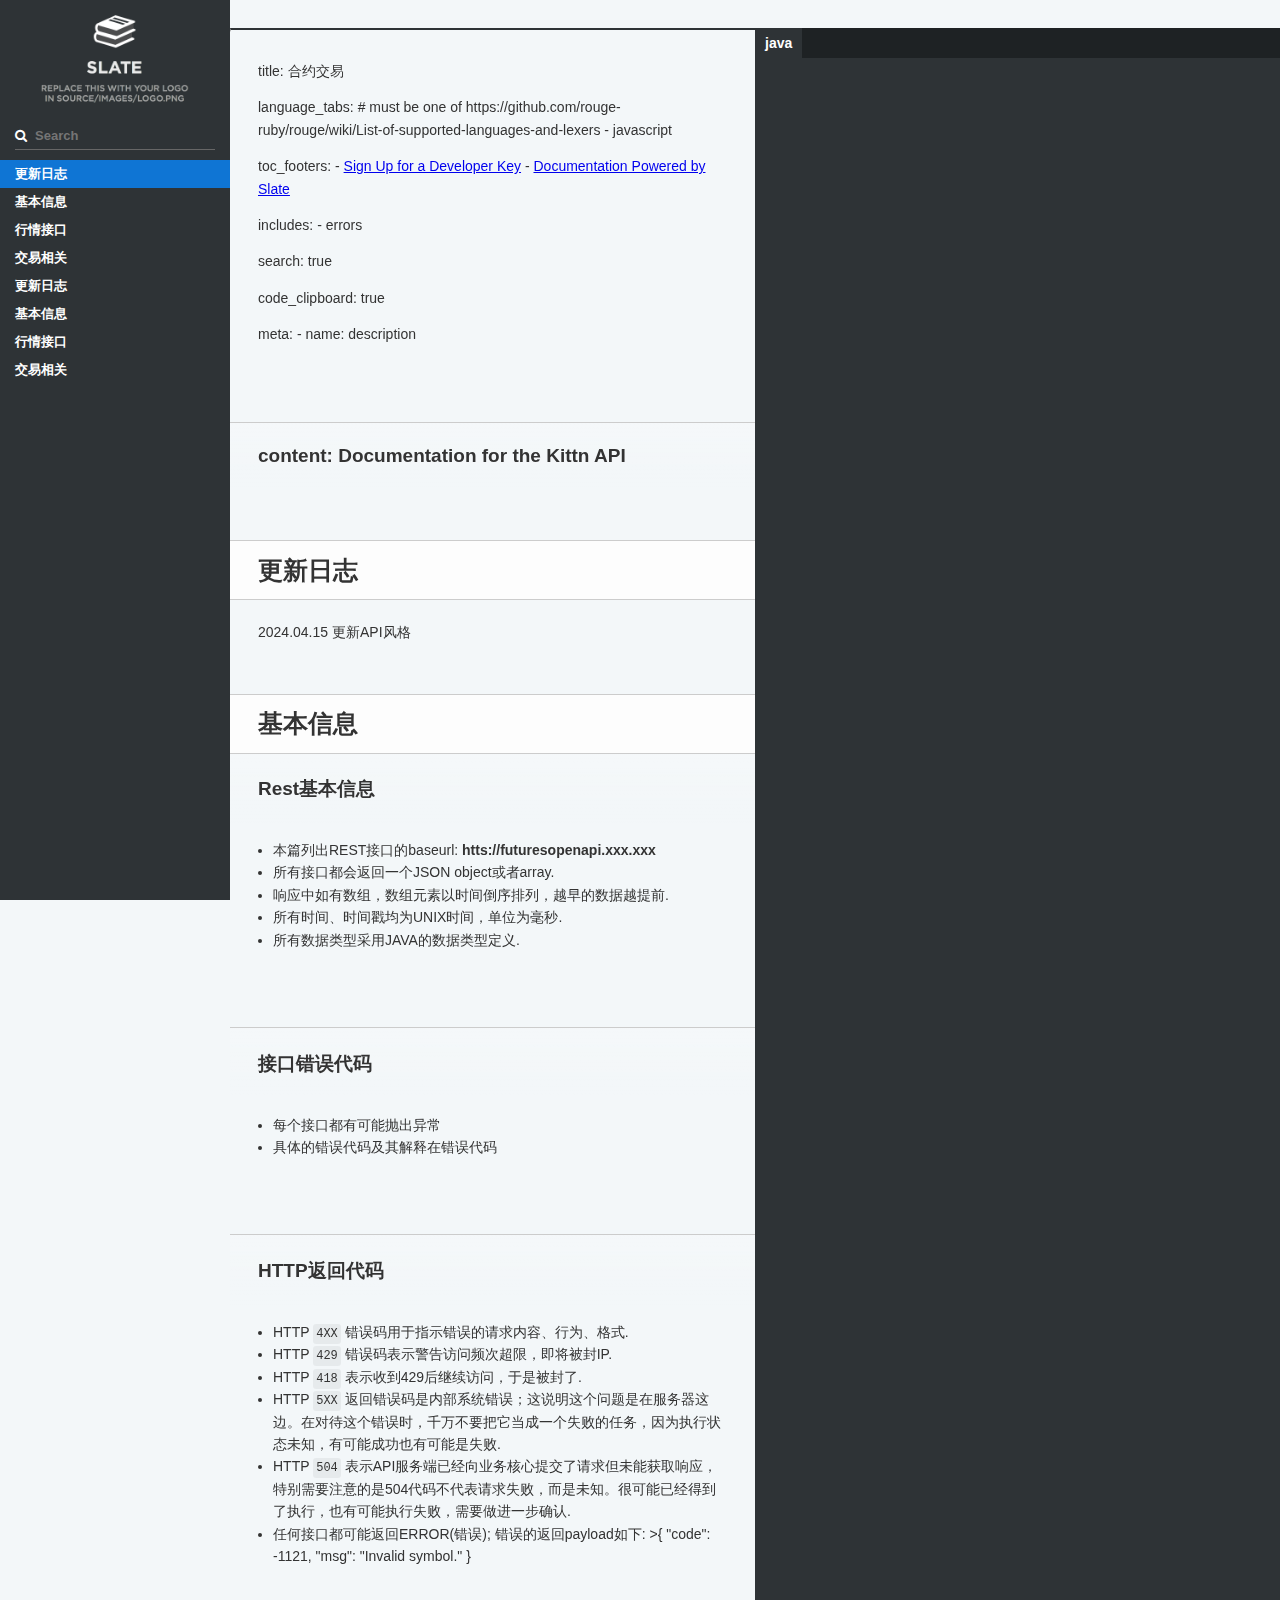
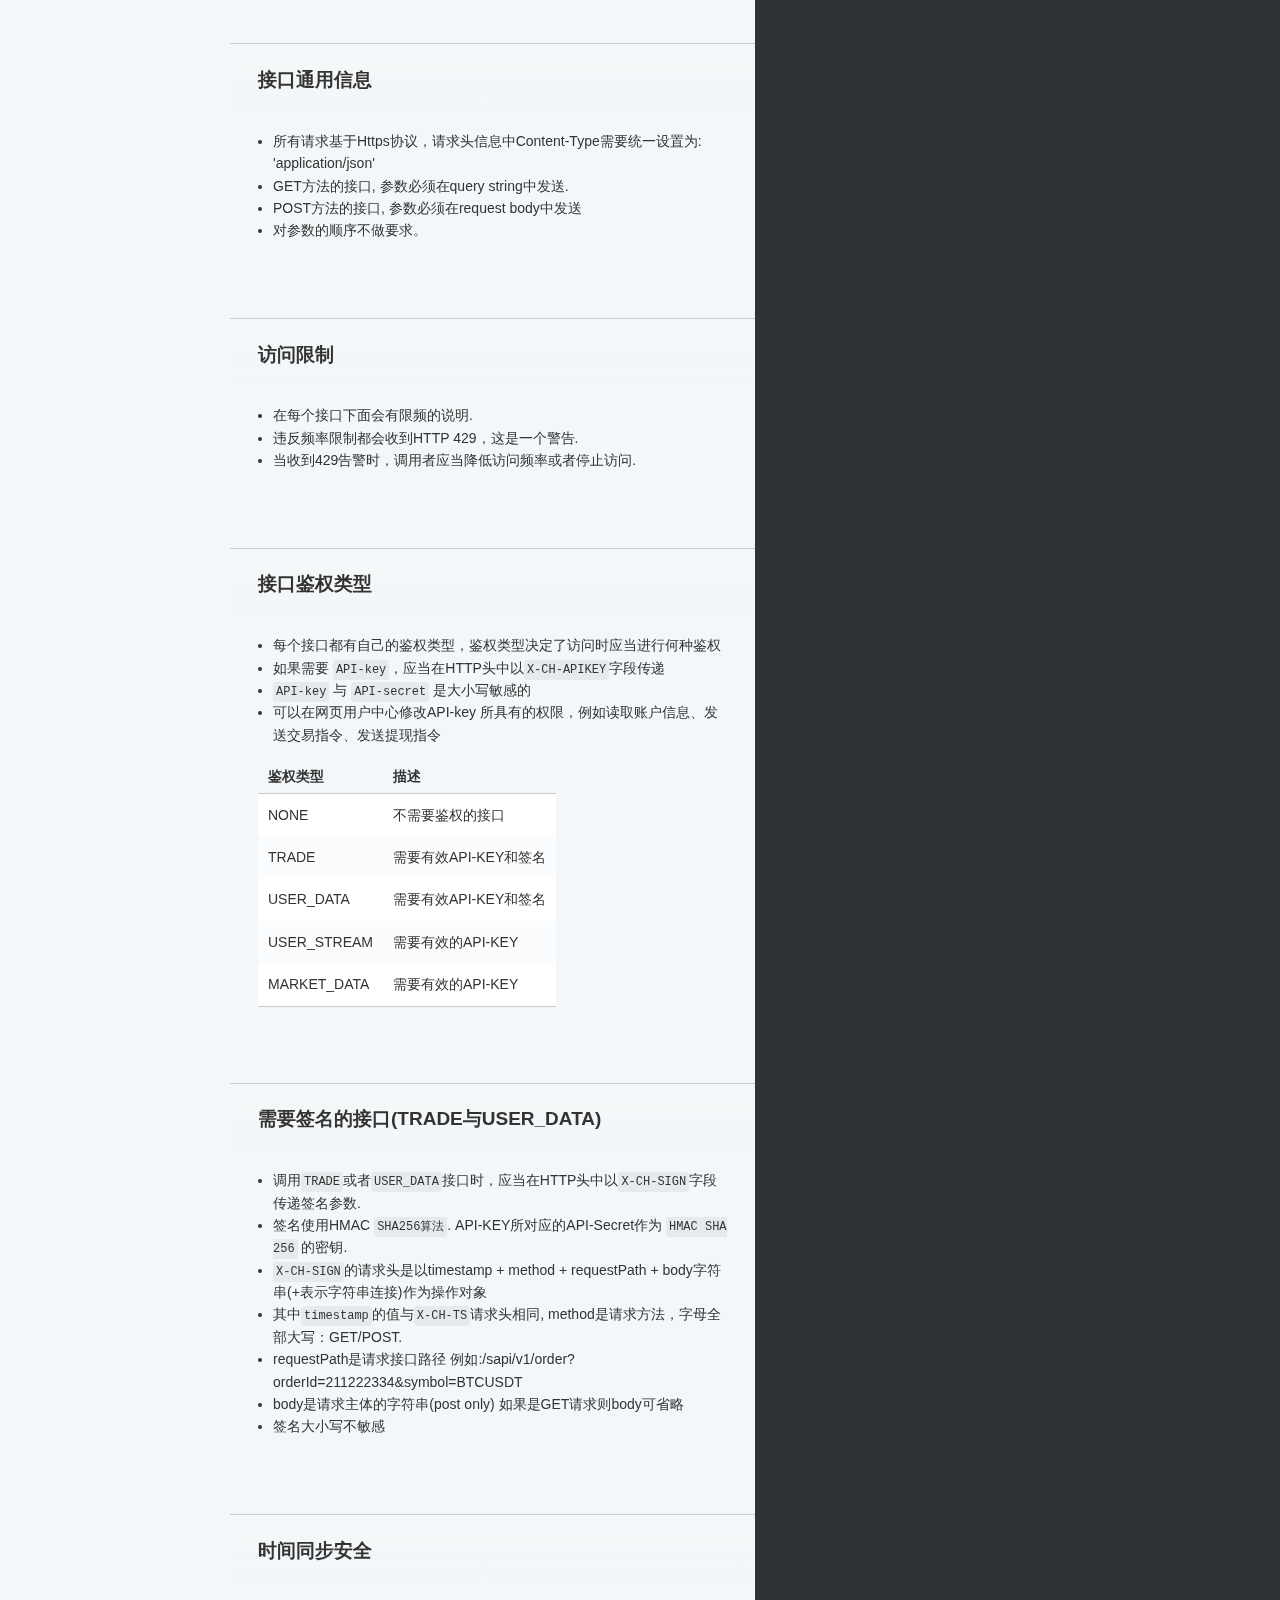
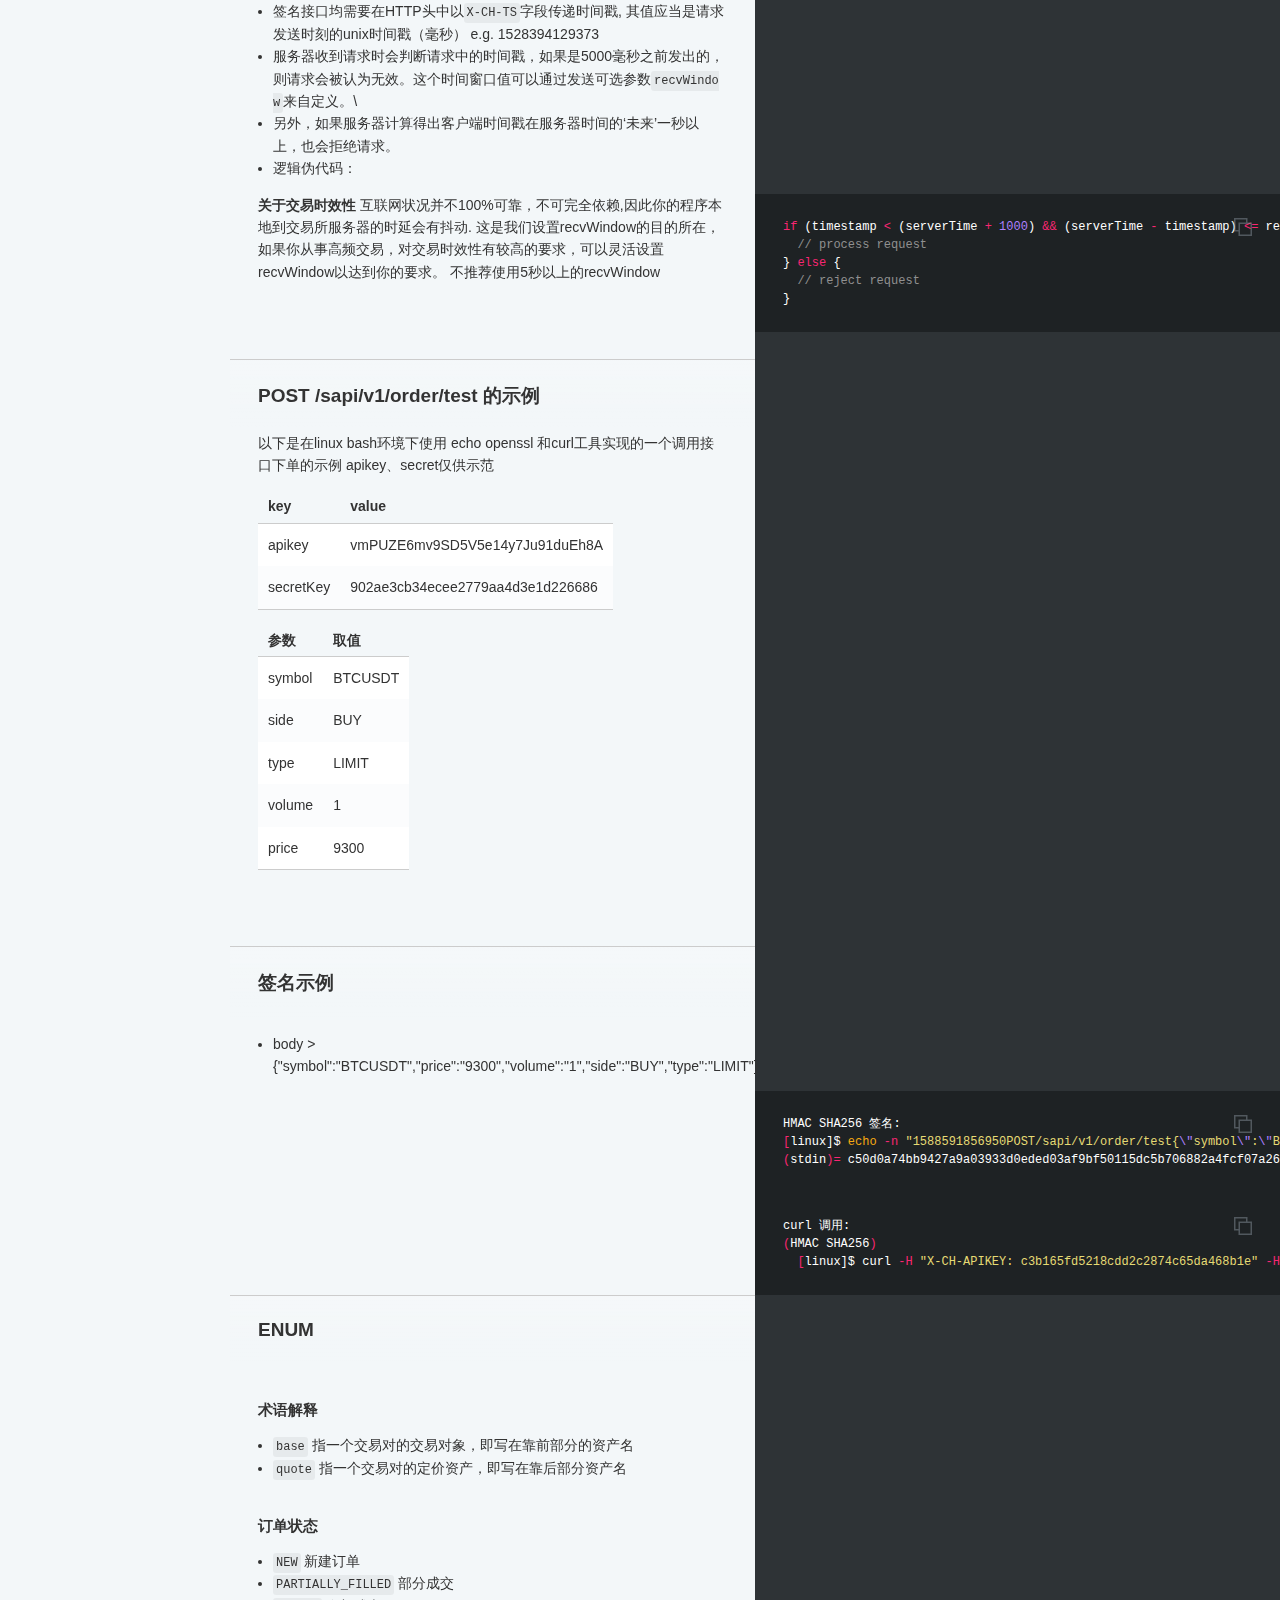
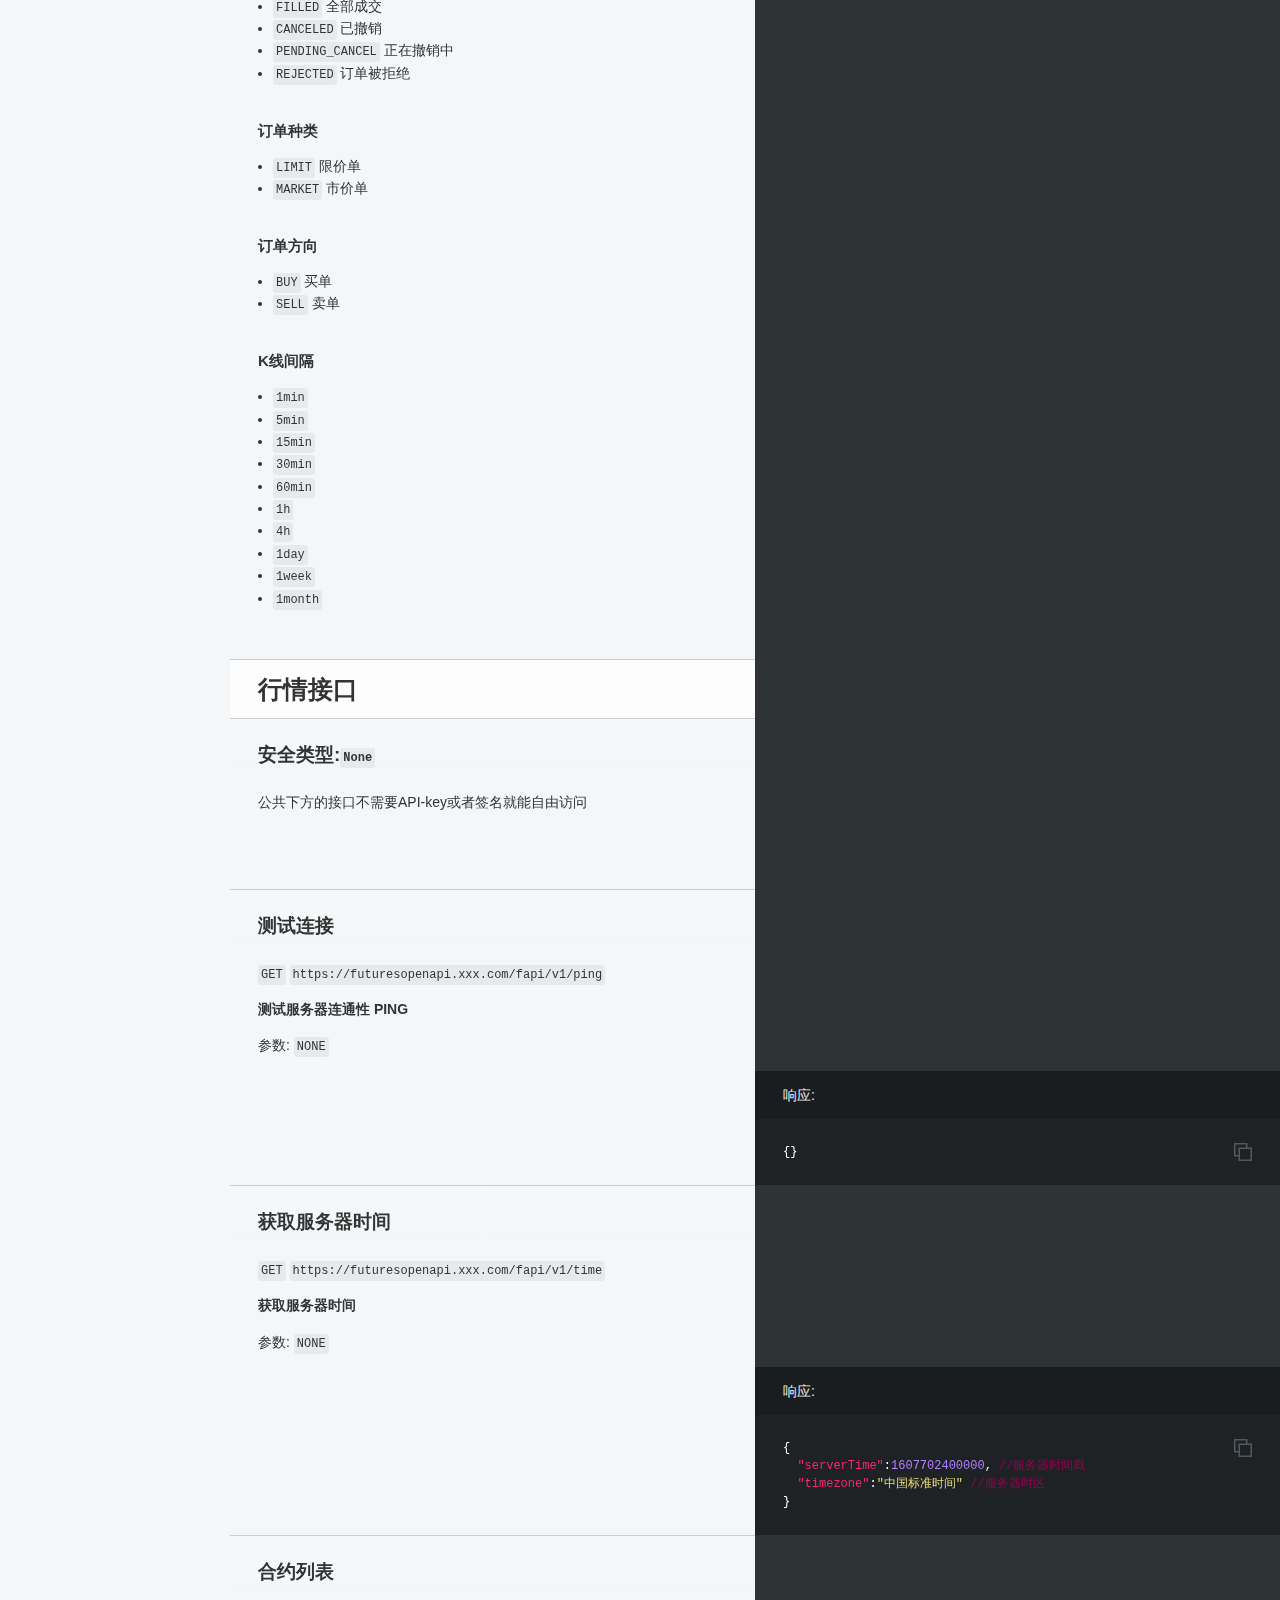
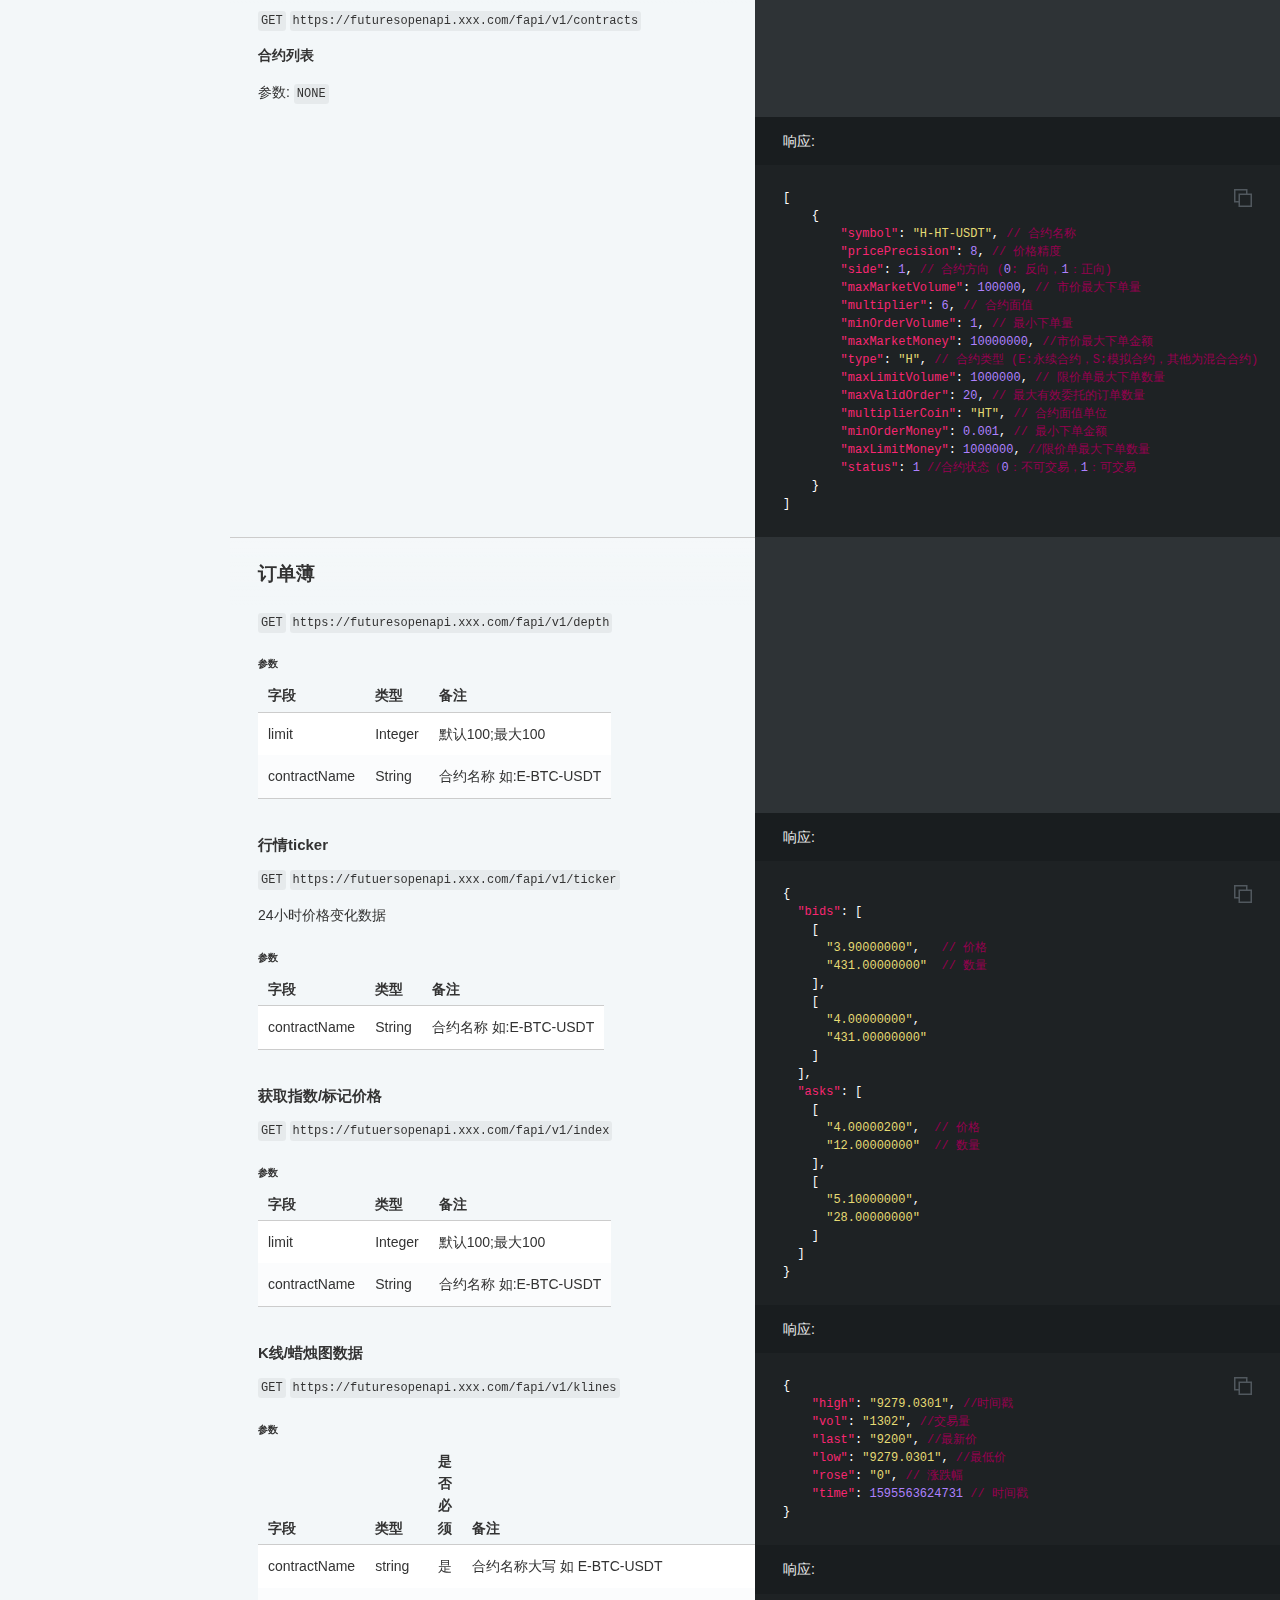
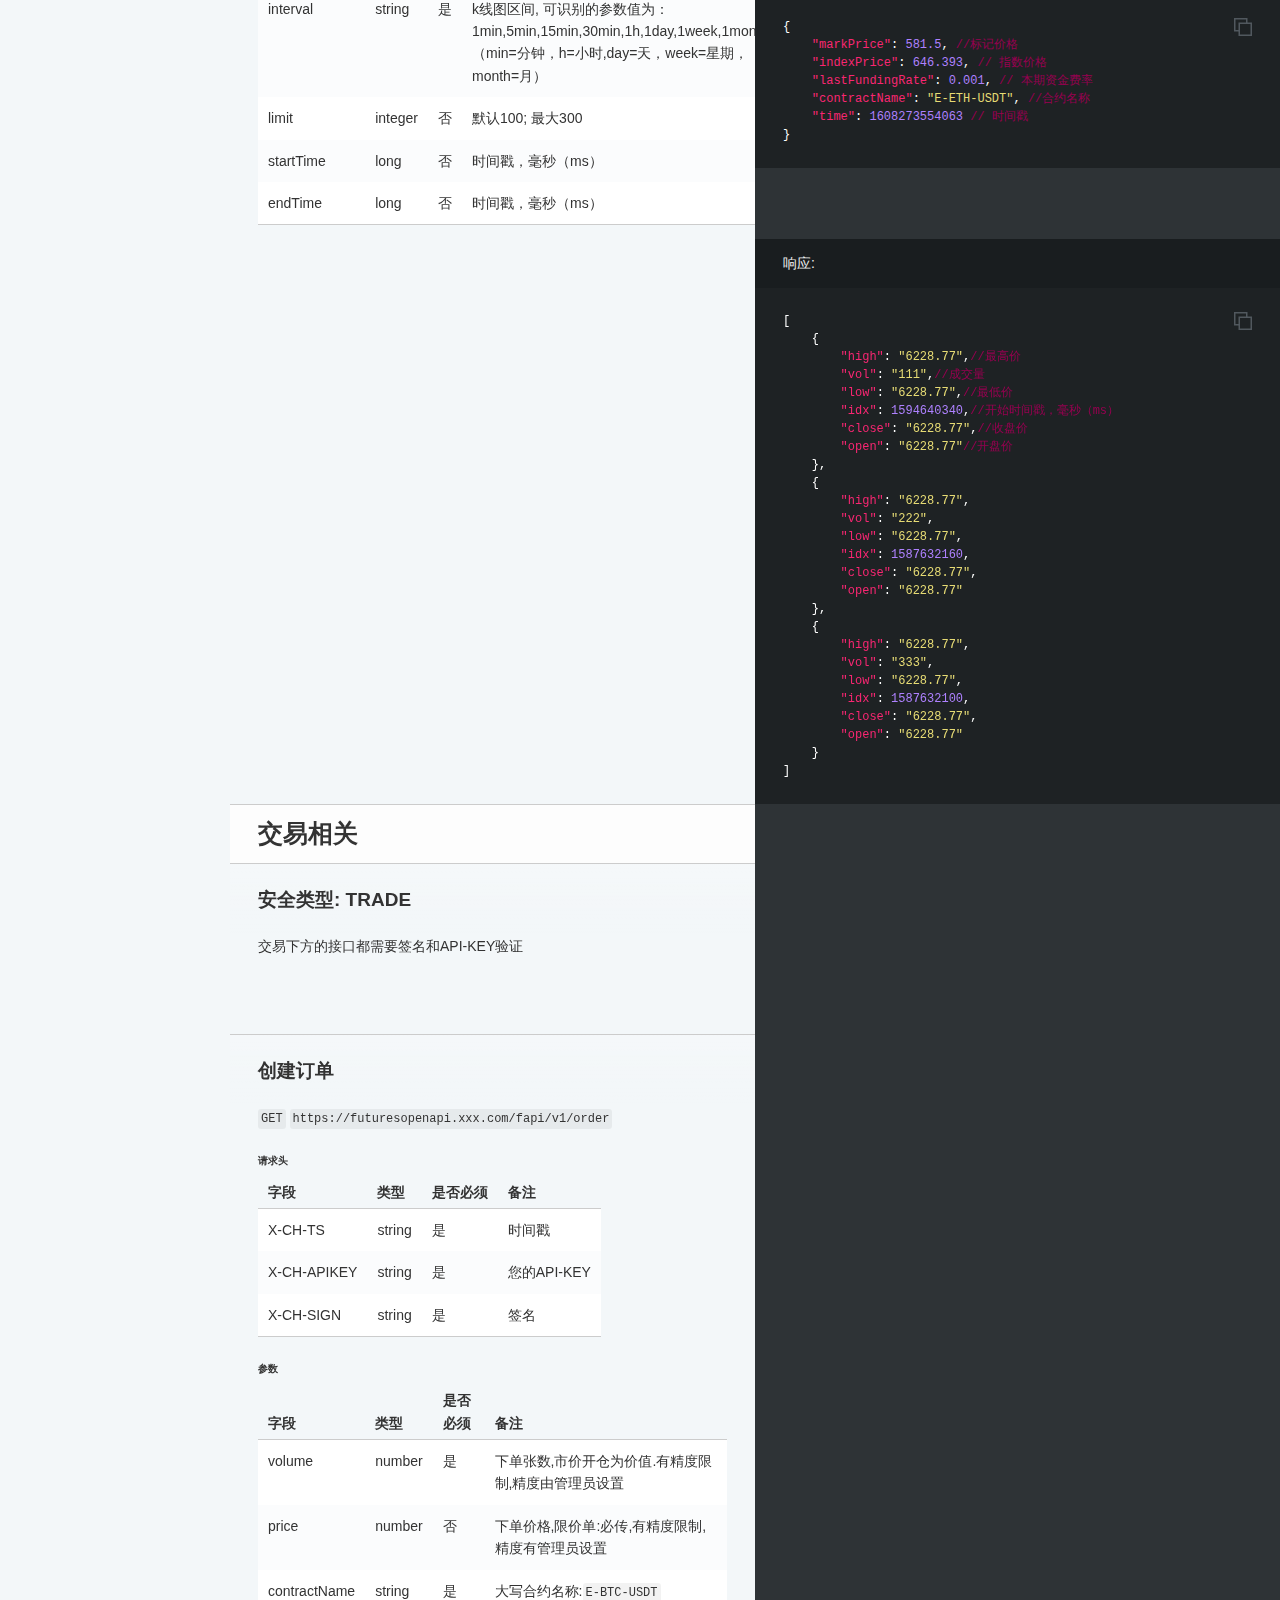
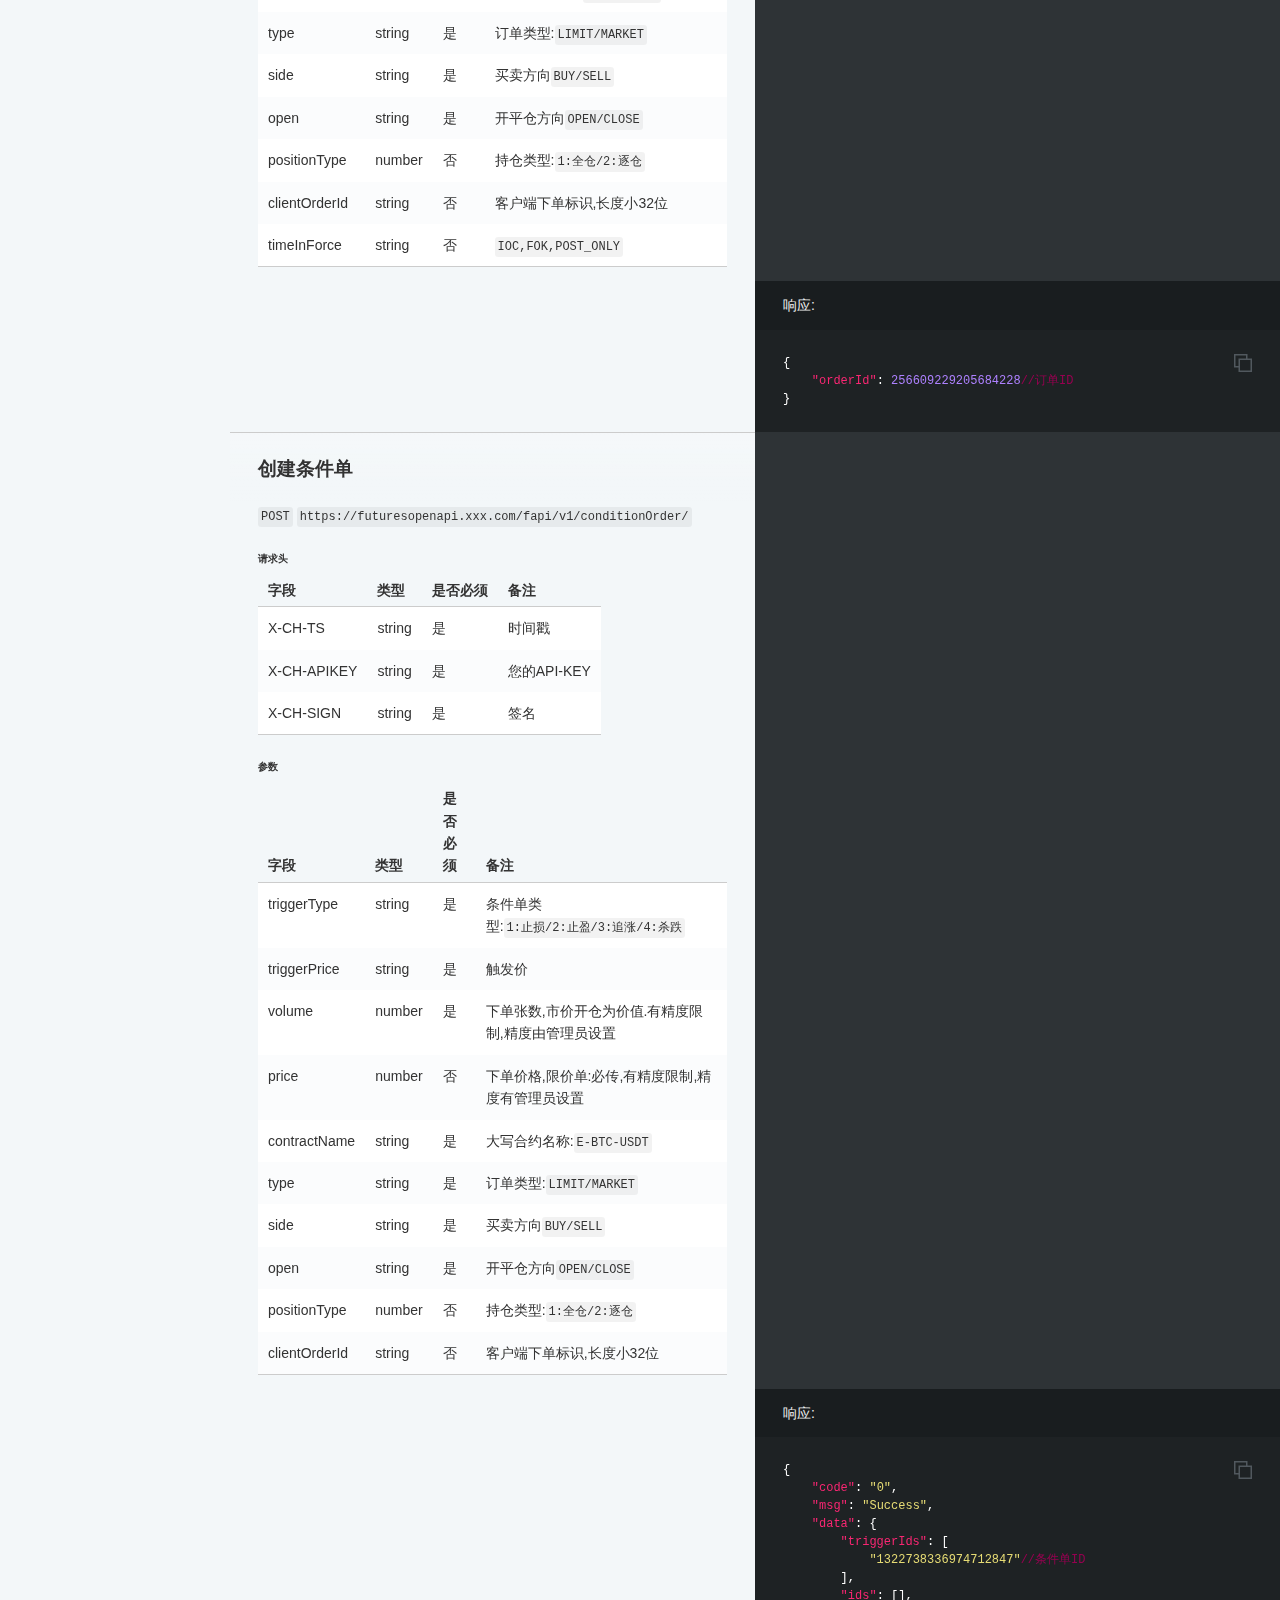
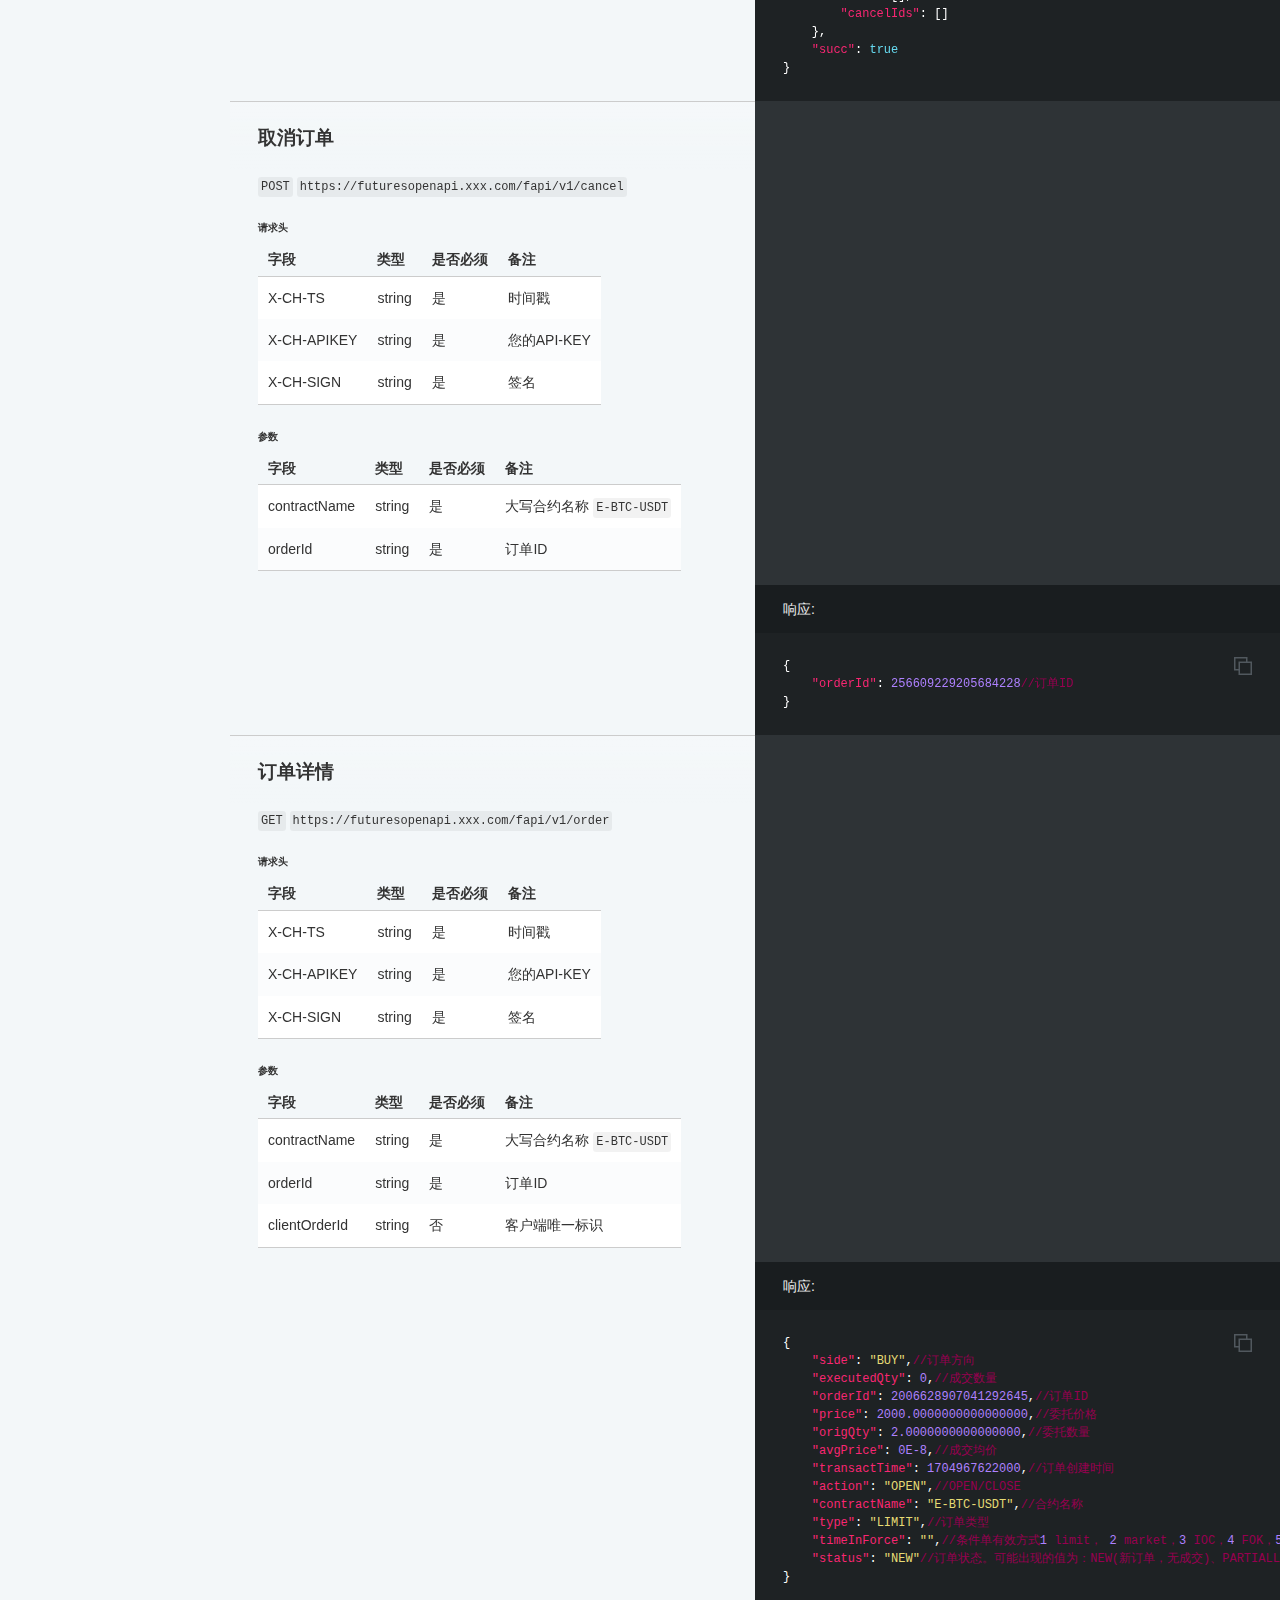
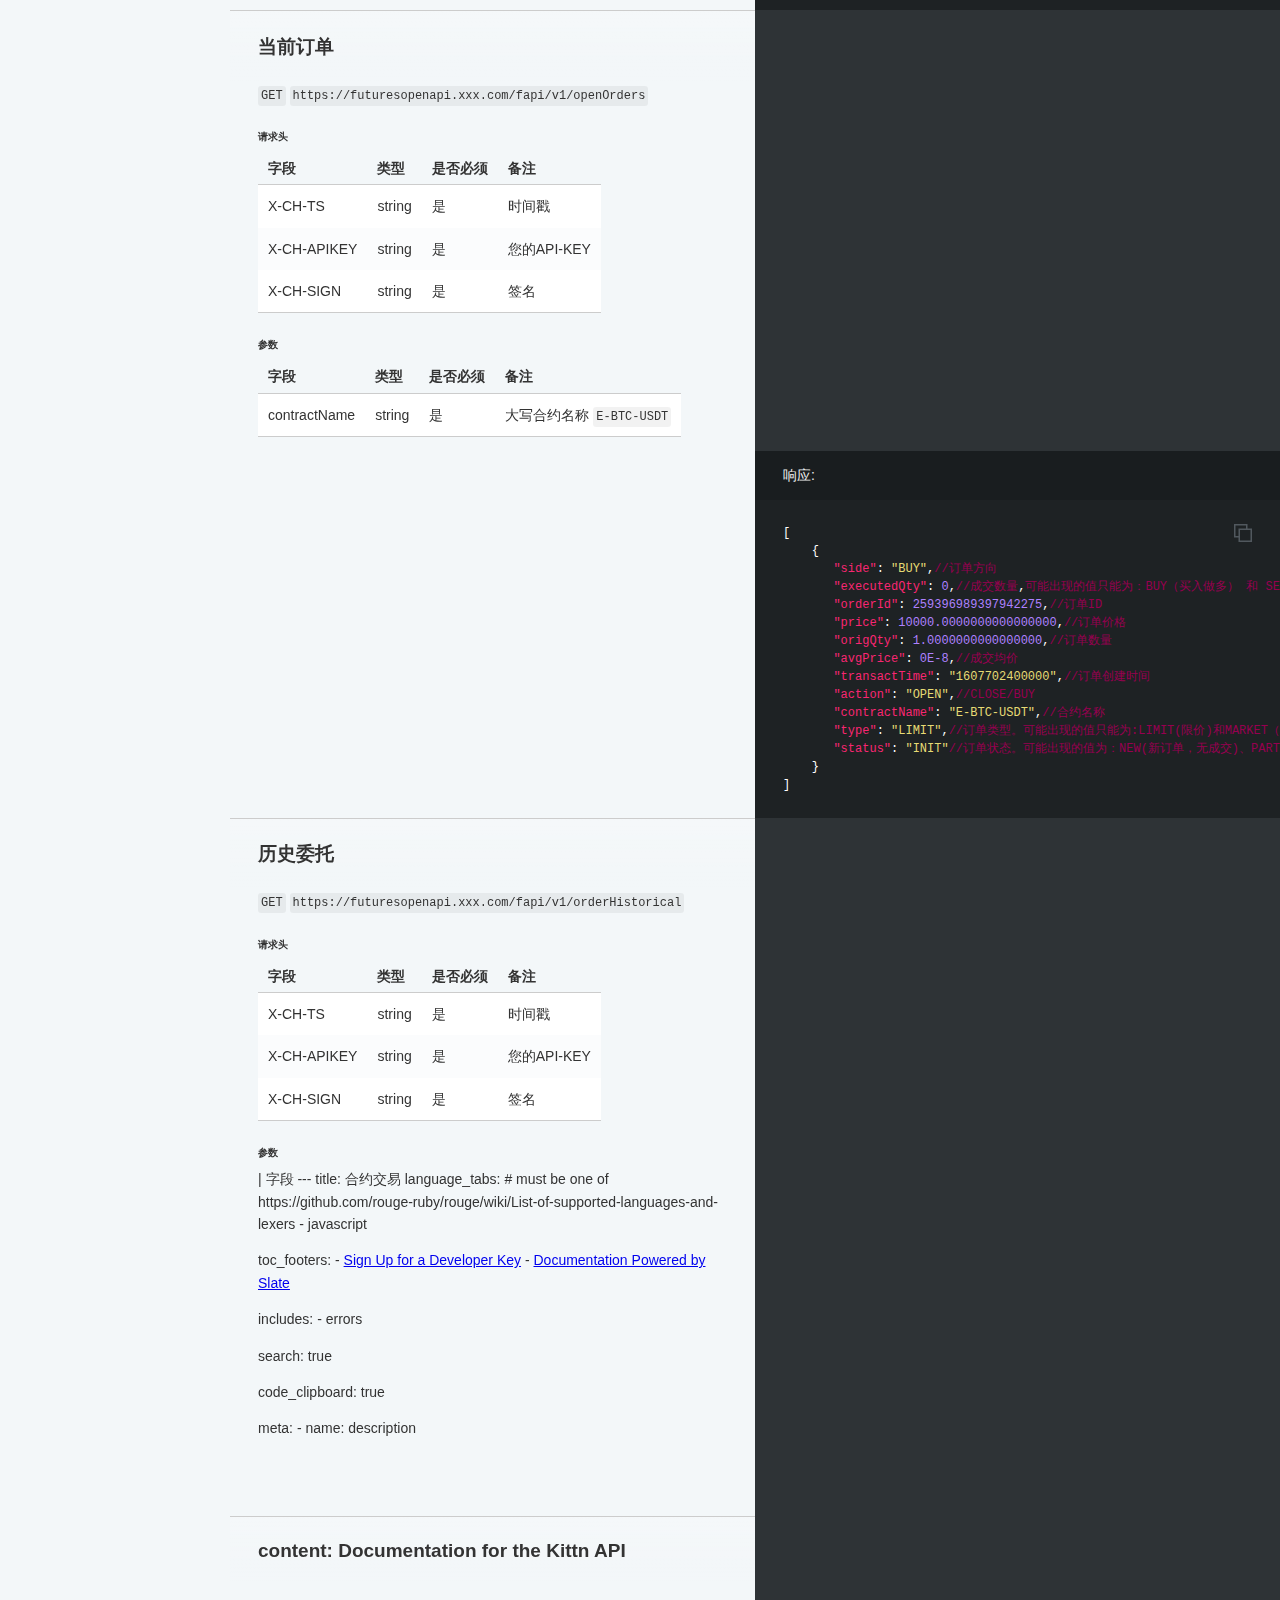
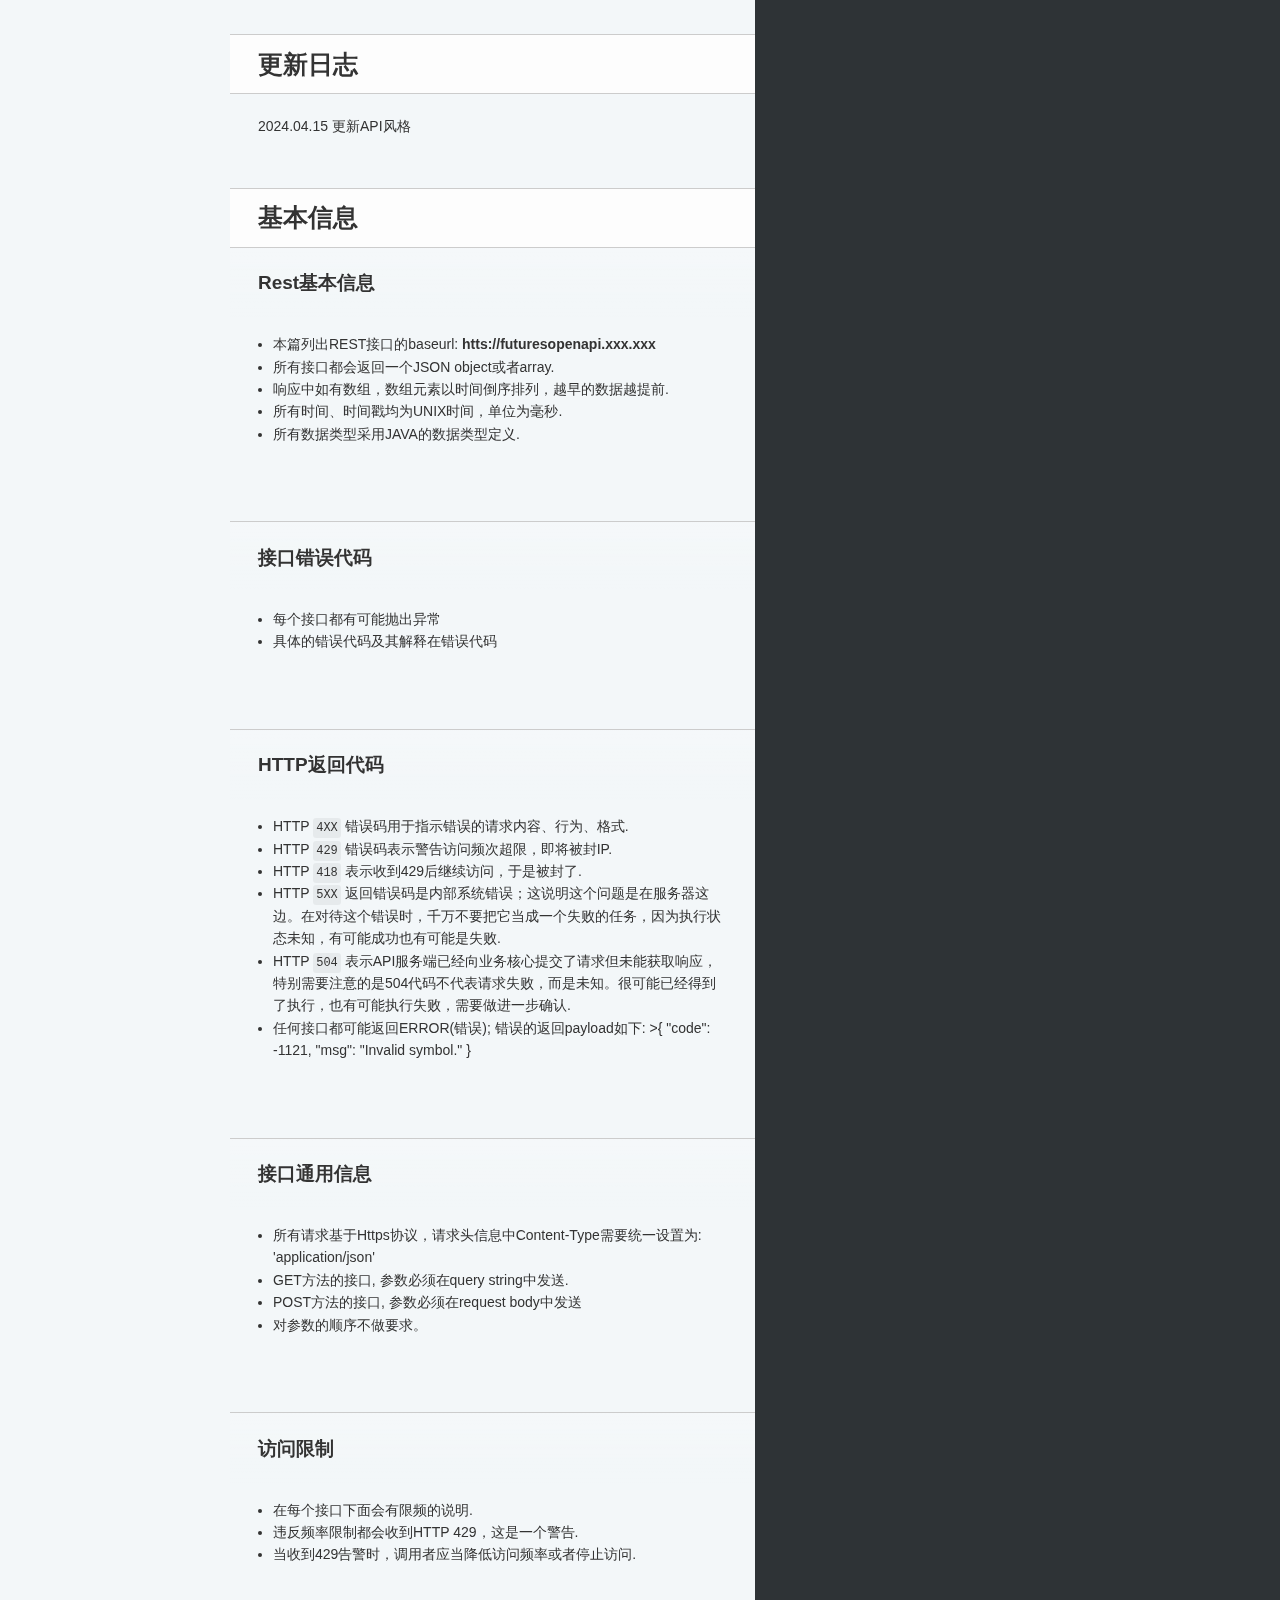
<file: zh/latest/API-MPC/index.html>
<!doctype html>
<html>
  <head>
    <meta charset="utf-8">
    <meta content="IE=edge,chrome=1" http-equiv="X-UA-Compatible">
    <meta name="viewport" content="width=device-width, initial-scale=1, maximum-scale=1">
    <title>API Reference</title>

    <style media="screen">
      .highlight table td { padding: 5px; }
.highlight table pre { margin: 0; }
.highlight .gh {
  color: #999999;
}
.highlight .sr {
  color: #f6aa11;
}
.highlight .go {
  color: #888888;
}
.highlight .gp {
  color: #555555;
}
.highlight .gs {
}
.highlight .gu {
  color: #aaaaaa;
}
.highlight .nb {
  color: #f6aa11;
}
.highlight .cm {
  color: #75715e;
}
.highlight .cp {
  color: #75715e;
}
.highlight .c1 {
  color: #75715e;
}
.highlight .cs {
  color: #75715e;
}
.highlight .c, .highlight .ch, .highlight .cd, .highlight .cpf {
  color: #75715e;
}
.highlight .err {
  color: #960050;
}
.highlight .gr {
  color: #960050;
}
.highlight .gt {
  color: #960050;
}
.highlight .gd {
  color: #49483e;
}
.highlight .gi {
  color: #49483e;
}
.highlight .ge {
  color: #49483e;
}
.highlight .kc {
  color: #66d9ef;
}
.highlight .kd {
  color: #66d9ef;
}
.highlight .kr {
  color: #66d9ef;
}
.highlight .no {
  color: #66d9ef;
}
.highlight .kt {
  color: #66d9ef;
}
.highlight .mf {
  color: #ae81ff;
}
.highlight .mh {
  color: #ae81ff;
}
.highlight .il {
  color: #ae81ff;
}
.highlight .mi {
  color: #ae81ff;
}
.highlight .mo {
  color: #ae81ff;
}
.highlight .m, .highlight .mb, .highlight .mx {
  color: #ae81ff;
}
.highlight .sc {
  color: #ae81ff;
}
.highlight .se {
  color: #ae81ff;
}
.highlight .ss {
  color: #ae81ff;
}
.highlight .sd {
  color: #e6db74;
}
.highlight .s2 {
  color: #e6db74;
}
.highlight .sb {
  color: #e6db74;
}
.highlight .sh {
  color: #e6db74;
}
.highlight .si {
  color: #e6db74;
}
.highlight .sx {
  color: #e6db74;
}
.highlight .s1 {
  color: #e6db74;
}
.highlight .s, .highlight .sa, .highlight .dl {
  color: #e6db74;
}
.highlight .na {
  color: #a6e22e;
}
.highlight .nc {
  color: #a6e22e;
}
.highlight .nd {
  color: #a6e22e;
}
.highlight .ne {
  color: #a6e22e;
}
.highlight .nf, .highlight .fm {
  color: #a6e22e;
}
.highlight .vc {
  color: #ffffff;
}
.highlight .nn {
  color: #ffffff;
}
.highlight .ni {
  color: #ffffff;
}
.highlight .bp {
  color: #ffffff;
}
.highlight .vg {
  color: #ffffff;
}
.highlight .vi {
  color: #ffffff;
}
.highlight .nv, .highlight .vm {
  color: #ffffff;
}
.highlight .w {
  color: #ffffff;
}
.highlight {
  color: #ffffff;
}
.highlight .n, .highlight .py, .highlight .nx {
  color: #ffffff;
}
.highlight .nl {
  color: #f92672;
}
.highlight .ow {
  color: #f92672;
}
.highlight .nt {
  color: #f92672;
}
.highlight .k, .highlight .kv {
  color: #f92672;
}
.highlight .kn {
  color: #f92672;
}
.highlight .kp {
  color: #f92672;
}
.highlight .o {
  color: #f92672;
}
    </style>
    <style media="print">
      * {
        -webkit-transition:none!important;
        transition:none!important;
      }
      .highlight table td { padding: 5px; }
.highlight table pre { margin: 0; }
.highlight, .highlight .w {
  color: #586e75;
}
.highlight .err {
  color: #002b36;
  background-color: #dc322f;
}
.highlight .c, .highlight .ch, .highlight .cd, .highlight .cm, .highlight .cpf, .highlight .c1, .highlight .cs {
  color: #657b83;
}
.highlight .cp {
  color: #b58900;
}
.highlight .nt {
  color: #b58900;
}
.highlight .o, .highlight .ow {
  color: #93a1a1;
}
.highlight .p, .highlight .pi {
  color: #93a1a1;
}
.highlight .gi {
  color: #859900;
}
.highlight .gd {
  color: #dc322f;
}
.highlight .gh {
  color: #268bd2;
  background-color: #002b36;
  font-weight: bold;
}
.highlight .k, .highlight .kn, .highlight .kp, .highlight .kr, .highlight .kv {
  color: #6c71c4;
}
.highlight .kc {
  color: #cb4b16;
}
.highlight .kt {
  color: #cb4b16;
}
.highlight .kd {
  color: #cb4b16;
}
.highlight .s, .highlight .sb, .highlight .sc, .highlight .dl, .highlight .sd, .highlight .s2, .highlight .sh, .highlight .sx, .highlight .s1 {
  color: #859900;
}
.highlight .sa {
  color: #6c71c4;
}
.highlight .sr {
  color: #2aa198;
}
.highlight .si {
  color: #d33682;
}
.highlight .se {
  color: #d33682;
}
.highlight .nn {
  color: #b58900;
}
.highlight .nc {
  color: #b58900;
}
.highlight .no {
  color: #b58900;
}
.highlight .na {
  color: #268bd2;
}
.highlight .m, .highlight .mb, .highlight .mf, .highlight .mh, .highlight .mi, .highlight .il, .highlight .mo, .highlight .mx {
  color: #859900;
}
.highlight .ss {
  color: #859900;
}
    </style>
    <link href="stylesheets/screen-9c19b03a.css" rel="stylesheet" media="screen" />
    <link href="stylesheets/print-966d6edc.css" rel="stylesheet" media="print" />
      <script src="javascripts/all-024da600.js"></script>

    <script>
      $(function() { setupCodeCopy(); });
    </script>
  </head>

  <body class="index" data-languages="[&quot;java&quot;]">
    <a href="#" id="nav-button">
      <span>
        NAV
        <img src="images/navbar-cad8cdcb.png" alt="" />
      </span>
    </a>
    <div class="toc-wrapper">
      <img src="images/logo-1e815a84.png" class="logo" alt="" />
        <div class="lang-selector">
              <a href="#" data-language-name="java">java</a>
        </div>
        <div class="search">
          <input type="text" class="search" id="input-search" placeholder="Search">
        </div>
        <ul class="search-results"></ul>
      <ul id="toc" class="toc-list-h1">
          <li>
            <a href="#185368440e" class="toc-h1 toc-link" data-title="更新日志">更新日志</a>
          </li>
          <li>
            <a href="#b122f813d5" class="toc-h1 toc-link" data-title="基本信息">基本信息</a>
              <ul class="toc-list-h2">
                  <li>
                    <a href="#rest" class="toc-h2 toc-link" data-title="Rest基本信息">Rest基本信息</a>
                  </li>
                  <li>
                    <a href="#e8b5c91ed1" class="toc-h2 toc-link" data-title="接口错误代码">接口错误代码</a>
                  </li>
                  <li>
                    <a href="#http" class="toc-h2 toc-link" data-title="HTTP返回代码">HTTP返回代码</a>
                  </li>
                  <li>
                    <a href="#6bb2d7a966" class="toc-h2 toc-link" data-title="接口通用信息">接口通用信息</a>
                  </li>
                  <li>
                    <a href="#12907e94be" class="toc-h2 toc-link" data-title="访问限制">访问限制</a>
                  </li>
                  <li>
                    <a href="#a573a19f9c" class="toc-h2 toc-link" data-title="接口鉴权类型">接口鉴权类型</a>
                  </li>
                  <li>
                    <a href="#trade-user_data" class="toc-h2 toc-link" data-title="需要签名的接口(TRADE与USER_DATA)">需要签名的接口(TRADE与USER_DATA)</a>
                  </li>
                  <li>
                    <a href="#a3d140c825" class="toc-h2 toc-link" data-title="时间同步安全">时间同步安全</a>
                  </li>
                  <li>
                    <a href="#post-sapi-v1-order-test" class="toc-h2 toc-link" data-title="POST /sapi/v1/order/test 的示例">POST /sapi/v1/order/test 的示例</a>
                  </li>
                  <li>
                    <a href="#09957702bc" class="toc-h2 toc-link" data-title="签名示例">签名示例</a>
                  </li>
                  <li>
                    <a href="#enum" class="toc-h2 toc-link" data-title="ENUM">ENUM</a>
                  </li>
              </ul>
          </li>
          <li>
            <a href="#ed913b7357" class="toc-h1 toc-link" data-title="行情接口">行情接口</a>
              <ul class="toc-list-h2">
                  <li>
                    <a href="#none" class="toc-h2 toc-link" data-title="安全类型:None">安全类型:<code>None</code></a>
                  </li>
                  <li>
                    <a href="#10b7d8eccc" class="toc-h2 toc-link" data-title="测试连接">测试连接</a>
                  </li>
                  <li>
                    <a href="#3f1907847c" class="toc-h2 toc-link" data-title="获取服务器时间">获取服务器时间</a>
                  </li>
                  <li>
                    <a href="#5ae89a50fd" class="toc-h2 toc-link" data-title="合约列表">合约列表</a>
                  </li>
                  <li>
                    <a href="#b754edd9d5" class="toc-h2 toc-link" data-title="订单薄">订单薄</a>
                  </li>
              </ul>
          </li>
          <li>
            <a href="#d9c242c3fe" class="toc-h1 toc-link" data-title="交易相关">交易相关</a>
              <ul class="toc-list-h2">
                  <li>
                    <a href="#trade" class="toc-h2 toc-link" data-title="安全类型: TRADE">安全类型: TRADE</a>
                  </li>
                  <li>
                    <a href="#5ac84906d9" class="toc-h2 toc-link" data-title="创建订单">创建订单</a>
                  </li>
                  <li>
                    <a href="#af8cccfe1d" class="toc-h2 toc-link" data-title="创建条件单">创建条件单</a>
                  </li>
                  <li>
                    <a href="#3eedd32d80" class="toc-h2 toc-link" data-title="取消订单">取消订单</a>
                  </li>
                  <li>
                    <a href="#dea71f6fbe" class="toc-h2 toc-link" data-title="订单详情">订单详情</a>
                  </li>
                  <li>
                    <a href="#936545ae3e" class="toc-h2 toc-link" data-title="当前订单">当前订单</a>
                  </li>
                  <li>
                    <a href="#6d4fb4cfcd" class="toc-h2 toc-link" data-title="历史委托">历史委托</a>
                  </li>
                  <li>
                    <a href="#content-documentation-for-the-kittn-api-2" class="toc-h2 toc-link" data-title="  content: Documentation for the Kittn API">  content: Documentation for the Kittn API</a>
                  </li>
              </ul>
          </li>
          <li>
            <a href="#185368440e-2" class="toc-h1 toc-link" data-title="更新日志">更新日志</a>
          </li>
          <li>
            <a href="#b122f813d5-2" class="toc-h1 toc-link" data-title="基本信息">基本信息</a>
              <ul class="toc-list-h2">
                  <li>
                    <a href="#rest-2" class="toc-h2 toc-link" data-title="Rest基本信息">Rest基本信息</a>
                  </li>
                  <li>
                    <a href="#e8b5c91ed1-2" class="toc-h2 toc-link" data-title="接口错误代码">接口错误代码</a>
                  </li>
                  <li>
                    <a href="#http-2" class="toc-h2 toc-link" data-title="HTTP返回代码">HTTP返回代码</a>
                  </li>
                  <li>
                    <a href="#6bb2d7a966-2" class="toc-h2 toc-link" data-title="接口通用信息">接口通用信息</a>
                  </li>
                  <li>
                    <a href="#12907e94be-2" class="toc-h2 toc-link" data-title="访问限制">访问限制</a>
                  </li>
                  <li>
                    <a href="#a573a19f9c-2" class="toc-h2 toc-link" data-title="接口鉴权类型">接口鉴权类型</a>
                  </li>
                  <li>
                    <a href="#trade-user_data-2" class="toc-h2 toc-link" data-title="需要签名的接口(TRADE与USER_DATA)">需要签名的接口(TRADE与USER_DATA)</a>
                  </li>
                  <li>
                    <a href="#a3d140c825-2" class="toc-h2 toc-link" data-title="时间同步安全">时间同步安全</a>
                  </li>
                  <li>
                    <a href="#post-sapi-v1-order-test-2" class="toc-h2 toc-link" data-title="POST /sapi/v1/order/test 的示例">POST /sapi/v1/order/test 的示例</a>
                  </li>
                  <li>
                    <a href="#09957702bc-2" class="toc-h2 toc-link" data-title="签名示例">签名示例</a>
                  </li>
                  <li>
                    <a href="#enum-2" class="toc-h2 toc-link" data-title="ENUM">ENUM</a>
                  </li>
              </ul>
          </li>
          <li>
            <a href="#ed913b7357-2" class="toc-h1 toc-link" data-title="行情接口">行情接口</a>
              <ul class="toc-list-h2">
                  <li>
                    <a href="#none-2" class="toc-h2 toc-link" data-title="安全类型:None">安全类型:<code>None</code></a>
                  </li>
                  <li>
                    <a href="#10b7d8eccc-2" class="toc-h2 toc-link" data-title="测试连接">测试连接</a>
                  </li>
                  <li>
                    <a href="#3f1907847c-2" class="toc-h2 toc-link" data-title="获取服务器时间">获取服务器时间</a>
                  </li>
                  <li>
                    <a href="#5ae89a50fd-2" class="toc-h2 toc-link" data-title="合约列表">合约列表</a>
                  </li>
                  <li>
                    <a href="#b754edd9d5-2" class="toc-h2 toc-link" data-title="订单薄">订单薄</a>
                  </li>
              </ul>
          </li>
          <li>
            <a href="#d9c242c3fe-2" class="toc-h1 toc-link" data-title="交易相关">交易相关</a>
              <ul class="toc-list-h2">
                  <li>
                    <a href="#trade-2" class="toc-h2 toc-link" data-title="安全类型: TRADE">安全类型: TRADE</a>
                  </li>
                  <li>
                    <a href="#5ac84906d9-2" class="toc-h2 toc-link" data-title="创建订单">创建订单</a>
                  </li>
                  <li>
                    <a href="#af8cccfe1d-2" class="toc-h2 toc-link" data-title="创建条件单">创建条件单</a>
                  </li>
                  <li>
                    <a href="#3eedd32d80-2" class="toc-h2 toc-link" data-title="取消订单">取消订单</a>
                  </li>
                  <li>
                    <a href="#dea71f6fbe-2" class="toc-h2 toc-link" data-title="订单详情">订单详情</a>
                  </li>
                  <li>
                    <a href="#936545ae3e-2" class="toc-h2 toc-link" data-title="当前订单">当前订单</a>
                  </li>
                  <li>
                    <a href="#6d4fb4cfcd-2" class="toc-h2 toc-link" data-title="历史委托">历史委托</a>
                  </li>
                  <li>
                    <a href="#cc30a051b8" class="toc-h2 toc-link" data-title="盈亏记录">盈亏记录</a>
                  </li>
                  <li>
                    <a href="#cc30a051b8-2" class="toc-h2 toc-link" data-title="盈亏记录">盈亏记录</a>
                  </li>
                  <li>
                    <a href="#7d44b7792d" class="toc-h2 toc-link" data-title="交易记录">交易记录</a>
                  </li>
              </ul>
          </li>
      </ul>
    </div>
    <div class="page-wrapper">
      <div class="dark-box"></div>
      <div class="content">
        <hr>

<p>title: 合约交易</p>

<p>language_tabs: # must be one of https://github.com/rouge-ruby/rouge/wiki/List-of-supported-languages-and-lexers
  - javascript</p>

<p>toc_footers:
  - <a href='#'>Sign Up for a Developer Key</a>
  - <a href='https://github.com/slatedocs/slate'>Documentation Powered by Slate</a></p>

<p>includes:
  - errors</p>

<p>search: true</p>

<p>code_clipboard: true</p>

<p>meta:
  - name: description</p>
<h2 id='content-documentation-for-the-kittn-api'>    content: Documentation for the Kittn API</h2><h1 id='185368440e'>更新日志</h1>
<p>2024.04.15 更新API风格</p>
<h1 id='b122f813d5'>基本信息</h1><h2 id='rest'>Rest基本信息</h2>
<ul>
<li>本篇列出REST接口的baseurl: <strong>htts://futuresopenapi.xxx.xxx</strong></li>
<li>所有接口都会返回一个JSON object或者array.</li>
<li>响应中如有数组，数组元素以时间倒序排列，越早的数据越提前.</li>
<li>所有时间、时间戳均为UNIX时间，单位为毫秒.</li>
<li>所有数据类型采用JAVA的数据类型定义.</li>
</ul>
<h2 id='e8b5c91ed1'>接口错误代码</h2>
<ul>
<li>每个接口都有可能抛出异常</li>
<li>具体的错误代码及其解释在错误代码</li>
</ul>
<h2 id='http'>HTTP返回代码</h2>
<ul>
<li>HTTP <code>4XX</code> 错误码用于指示错误的请求内容、行为、格式.</li>
<li>HTTP <code>429</code> 错误码表示警告访问频次超限，即将被封IP.</li>
<li>HTTP <code>418</code> 表示收到429后继续访问，于是被封了.</li>
<li>HTTP <code>5XX</code> 返回错误码是内部系统错误；这说明这个问题是在服务器这边。在对待这个错误时，千万不要把它当成一个失败的任务，因为执行状态未知，有可能成功也有可能是失败.</li>
<li>HTTP <code>504</code> 表示API服务端已经向业务核心提交了请求但未能获取响应，特别需要注意的是504代码不代表请求失败，而是未知。很可能已经得到了执行，也有可能执行失败，需要做进一步确认.</li>
<li>任何接口都可能返回ERROR(错误); 错误的返回payload如下:
&gt;{
&quot;code&quot;: -1121,
&quot;msg&quot;: &quot;Invalid symbol.&quot;
}</li>
</ul>
<h2 id='6bb2d7a966'>接口通用信息</h2>
<ul>
<li>所有请求基于Https协议，请求头信息中Content-Type需要统一设置为: &#39;application/json&#39;</li>
<li>GET方法的接口, 参数必须在query string中发送.</li>
<li>POST方法的接口, 参数必须在request body中发送</li>
<li>对参数的顺序不做要求。</li>
</ul>
<h2 id='12907e94be'>访问限制</h2>
<ul>
<li>在每个接口下面会有限频的说明.</li>
<li>违反频率限制都会收到HTTP 429，这是一个警告.</li>
<li>当收到429告警时，调用者应当降低访问频率或者停止访问.</li>
</ul>
<h2 id='a573a19f9c'>接口鉴权类型</h2>
<ul>
<li>每个接口都有自己的鉴权类型，鉴权类型决定了访问时应当进行何种鉴权</li>
<li>如果需要 <code>API-key</code>，应当在HTTP头中以<code>X-CH-APIKEY</code>字段传递</li>
<li><code>API-key</code> 与 <code>API-secret</code> 是大小写敏感的</li>
<li>可以在网页用户中心修改API-key 所具有的权限，例如读取账户信息、发送交易指令、发送提现指令</li>
</ul>

<table><thead>
<tr>
<th>鉴权类型</th>
<th>描述</th>
</tr>
</thead><tbody>
<tr>
<td>NONE</td>
<td>不需要鉴权的接口</td>
</tr>
<tr>
<td>TRADE</td>
<td>需要有效API-KEY和签名</td>
</tr>
<tr>
<td>USER_DATA</td>
<td>需要有效API-KEY和签名</td>
</tr>
<tr>
<td>USER_STREAM</td>
<td>需要有效的API-KEY</td>
</tr>
<tr>
<td>MARKET_DATA</td>
<td>需要有效的API-KEY</td>
</tr>
</tbody></table>
<h2 id='trade-user_data'>需要签名的接口(TRADE与USER_DATA)</h2>
<ul>
<li>调用<code>TRADE</code>或者<code>USER_DATA</code>接口时，应当在HTTP头中以<code>X-CH-SIGN</code>字段传递签名参数.</li>
<li>签名使用HMAC <code>SHA256算法</code>. API-KEY所对应的API-Secret作为 <code>HMAC SHA256</code> 的密钥.</li>
<li><code>X-CH-SIGN</code>的请求头是以timestamp + method + requestPath + body字符串(+表示字符串连接)作为操作对象</li>
<li>其中<code>timestamp</code>的值与<code>X-CH-TS</code>请求头相同, method是请求方法，字母全部大写：GET/POST.</li>
<li>requestPath是请求接口路径 例如:/sapi/v1/order?orderId=211222334&amp;symbol=BTCUSDT</li>
<li>body是请求主体的字符串(post only) 如果是GET请求则body可省略</li>
<li>签名大小写不敏感</li>
</ul>
<h2 id='a3d140c825'>时间同步安全</h2>
<ul>
<li>签名接口均需要在HTTP头中以<code>X-CH-TS</code>字段传递时间戳, 其值应当是请求发送时刻的unix时间戳（毫秒） e.g. 1528394129373</li>
<li>服务器收到请求时会判断请求中的时间戳，如果是5000毫秒之前发出的，则请求会被认为无效。这个时间窗口值可以通过发送可选参数<code>recvWindow</code>来自定义。\</li>
<li>另外，如果服务器计算得出客户端时间戳在服务器时间的‘未来’一秒以上，也会拒绝请求。</li>
<li>逻辑伪代码：</li>
</ul>
<div class="highlight"><pre class="highlight javascript tab-javascript"><code><span class="k">if</span> <span class="p">(</span><span class="nx">timestamp</span> <span class="o">&lt;</span> <span class="p">(</span><span class="nx">serverTime</span> <span class="o">+</span> <span class="mi">1000</span><span class="p">)</span> <span class="o">&amp;&amp;</span> <span class="p">(</span><span class="nx">serverTime</span> <span class="o">-</span> <span class="nx">timestamp</span><span class="p">)</span> <span class="o">&lt;=</span> <span class="nx">recvWindow</span><span class="p">)</span> <span class="p">{</span>
  <span class="c1">// process request</span>
<span class="p">}</span> <span class="k">else</span> <span class="p">{</span>
  <span class="c1">// reject request</span>
<span class="p">}</span>
</code></pre></div>
<p><strong>关于交易时效性</strong> 互联网状况并不100%可靠，不可完全依赖,因此你的程序本地到交易所服务器的时延会有抖动. 这是我们设置recvWindow的目的所在，如果你从事高频交易，对交易时效性有较高的要求，可以灵活设置recvWindow以达到你的要求。 不推荐使用5秒以上的recvWindow</p>
<h2 id='post-sapi-v1-order-test'>POST /sapi/v1/order/test 的示例</h2>
<p>以下是在linux bash环境下使用 echo openssl 和curl工具实现的一个调用接口下单的示例 apikey、secret仅供示范</p>

<table><thead>
<tr>
<th>key</th>
<th>value</th>
</tr>
</thead><tbody>
<tr>
<td>apikey</td>
<td>vmPUZE6mv9SD5V5e14y7Ju91duEh8A</td>
</tr>
<tr>
<td>secretKey</td>
<td>902ae3cb34ecee2779aa4d3e1d226686</td>
</tr>
</tbody></table>

<table><thead>
<tr>
<th>参数</th>
<th>取值</th>
</tr>
</thead><tbody>
<tr>
<td>symbol</td>
<td>BTCUSDT</td>
</tr>
<tr>
<td>side</td>
<td>BUY</td>
</tr>
<tr>
<td>type</td>
<td>LIMIT</td>
</tr>
<tr>
<td>volume</td>
<td>1</td>
</tr>
<tr>
<td>price</td>
<td>9300</td>
</tr>
</tbody></table>
<h2 id='09957702bc'>签名示例</h2>
<ul>
<li>body
&gt; {&quot;symbol&quot;:&quot;BTCUSDT&quot;,&quot;price&quot;:&quot;9300&quot;,&quot;volume&quot;:&quot;1&quot;,&quot;side&quot;:&quot;BUY&quot;,&quot;type&quot;:&quot;LIMIT&quot;}</li>
</ul>
<div class="highlight"><pre class="highlight shell tab-shell"><code>HMAC SHA256 签名:
<span class="o">[</span>linux]<span class="nv">$ </span><span class="nb">echo</span> <span class="nt">-n</span> <span class="s2">"1588591856950POST/sapi/v1/order/test{</span><span class="se">\"</span><span class="s2">symbol</span><span class="se">\"</span><span class="s2">:</span><span class="se">\"</span><span class="s2">BTCUSDT</span><span class="se">\"</span><span class="s2">,</span><span class="se">\"</span><span class="s2">price</span><span class="se">\"</span><span class="s2">:</span><span class="se">\"</span><span class="s2">9300</span><span class="se">\"</span><span class="s2">,</span><span class="se">\"</span><span class="s2">volume</span><span class="se">\"</span><span class="s2">:</span><span class="se">\"</span><span class="s2">1</span><span class="se">\"</span><span class="s2">,</span><span class="se">\"</span><span class="s2">side</span><span class="se">\"</span><span class="s2">:</span><span class="se">\"</span><span class="s2">BUY</span><span class="se">\"</span><span class="s2">,</span><span class="se">\"</span><span class="s2">type</span><span class="se">\"</span><span class="s2">:</span><span class="se">\"</span><span class="s2">LIMIT</span><span class="se">\"</span><span class="s2">}"</span> | openssl dgst <span class="nt">-sha256</span> <span class="nt">-hmac</span> <span class="s2">"902ae3cb34ecee2779aa4d3e1d226686"</span>
<span class="o">(</span>stdin<span class="o">)=</span> c50d0a74bb9427a9a03933d0eded03af9bf50115dc5b706882a4fcf07a26b761
</code></pre></div><div class="highlight"><pre class="highlight shell tab-shell"><code>curl 调用:
<span class="o">(</span>HMAC SHA256<span class="o">)</span>
  <span class="o">[</span>linux]<span class="nv">$ </span>curl <span class="nt">-H</span> <span class="s2">"X-CH-APIKEY: c3b165fd5218cdd2c2874c65da468b1e"</span> <span class="nt">-H</span> <span class="s2">"X-CH-SIGN: c50d0a74bb9427a9a03933d0eded03af9bf50115dc5b706882a4fcf07a26b761"</span> <span class="nt">-H</span> <span class="s2">"X-CH-TS: 1588591856950"</span> <span class="nt">-H</span> <span class="s2">"Content-Type:application/json"</span> <span class="nt">-X</span> POST <span class="s1">'http://localhost:30000/sapi/v1/order/test'</span> <span class="nt">-d</span> <span class="s1">'{"symbol":"BTCUSDT","price":"9300","quantity":"1","side":"BUY","type":"LIMIT"}'</span>
</code></pre></div><h2 id='enum'>ENUM</h2><h3 id='6db415da2a'>术语解释</h3>
<ul>
<li><code>base</code> 指一个交易对的交易对象，即写在靠前部分的资产名</li>
<li><code>quote</code> 指一个交易对的定价资产，即写在靠后部分资产名</li>
</ul>
<h3 id='4e4ca9ca80'>订单状态</h3>
<ul>
<li><code>NEW</code> 新建订单</li>
<li><code>PARTIALLY_FILLED</code>  部分成交</li>
<li><code>FILLED</code>  全部成交</li>
<li><code>CANCELED</code>  已撤销</li>
<li><code>PENDING_CANCEL</code> 正在撤销中</li>
<li><code>REJECTED</code> 订单被拒绝</li>
</ul>
<h3 id='8a2949b872'>订单种类</h3>
<ul>
<li><code>LIMIT</code> 限价单</li>
<li><code>MARKET</code> 市价单</li>
</ul>
<h3 id='ba0138f8ea'>订单方向</h3>
<ul>
<li><code>BUY</code> 买单</li>
<li><code>SELL</code> 卖单</li>
</ul>
<h3 id='k'>K线间隔</h3>
<ul>
<li><code>1min</code></li>
<li><code>5min</code></li>
<li><code>15min</code></li>
<li><code>30min</code></li>
<li><code>60min</code></li>
<li><code>1h</code></li>
<li><code>4h</code></li>
<li><code>1day</code></li>
<li><code>1week</code></li>
<li><code>1month</code></li>
</ul>
<h1 id='ed913b7357'>行情接口</h1><h2 id='none'>安全类型:<code>None</code></h2>
<p>公共下方的接口不需要API-key或者签名就能自由访问</p>
<h2 id='10b7d8eccc'>测试连接</h2>
<p><code>GET</code> <code>https://futuresopenapi.xxx.com/fapi/v1/ping</code></p>

<p><strong>测试服务器连通性 PING</strong></p>

<p>参数: <code>NONE</code></p>

<blockquote>
<p>响应:</p>
</blockquote>
<div class="highlight"><pre class="highlight json tab-json"><code><span class="p">{}</span><span class="w">
</span></code></pre></div><h2 id='3f1907847c'>获取服务器时间</h2>
<p><code>GET</code> <code>https://futuresopenapi.xxx.com/fapi/v1/time</code></p>

<p><strong>获取服务器时间</strong></p>

<p>参数: <code>NONE</code></p>

<blockquote>
<p>响应:</p>
</blockquote>
<div class="highlight"><pre class="highlight json tab-json"><code><span class="p">{</span><span class="w">
  </span><span class="nl">"serverTime"</span><span class="p">:</span><span class="mi">1607702400000</span><span class="p">,</span><span class="w"> </span><span class="err">//服务器时间戳</span><span class="w">
  </span><span class="nl">"timezone"</span><span class="p">:</span><span class="s2">"中国标准时间"</span><span class="w"> </span><span class="err">//服务器时区</span><span class="w">
</span><span class="p">}</span><span class="w">
</span></code></pre></div><h2 id='5ae89a50fd'>合约列表</h2>
<p><code>GET</code> <code>https://futuresopenapi.xxx.com/fapi/v1/contracts</code></p>

<p><strong>合约列表</strong></p>

<p>参数: <code>NONE</code></p>

<blockquote>
<p>响应:</p>
</blockquote>
<div class="highlight"><pre class="highlight json tab-json"><code><span class="p">[</span><span class="w">
    </span><span class="p">{</span><span class="w">
        </span><span class="nl">"symbol"</span><span class="p">:</span><span class="w"> </span><span class="s2">"H-HT-USDT"</span><span class="p">,</span><span class="w"> </span><span class="err">//</span><span class="w"> </span><span class="err">合约名称</span><span class="w">
        </span><span class="nl">"pricePrecision"</span><span class="p">:</span><span class="w"> </span><span class="mi">8</span><span class="p">,</span><span class="w"> </span><span class="err">//</span><span class="w"> </span><span class="err">价格精度</span><span class="w">
        </span><span class="nl">"side"</span><span class="p">:</span><span class="w"> </span><span class="mi">1</span><span class="p">,</span><span class="w"> </span><span class="err">//</span><span class="w"> </span><span class="err">合约方向</span><span class="w"> </span><span class="err">(</span><span class="mi">0</span><span class="err">:</span><span class="w"> </span><span class="err">反向，</span><span class="mi">1</span><span class="err">：正向)</span><span class="w">
        </span><span class="nl">"maxMarketVolume"</span><span class="p">:</span><span class="w"> </span><span class="mi">100000</span><span class="p">,</span><span class="w"> </span><span class="err">//</span><span class="w"> </span><span class="err">市价最大下单量</span><span class="w">
        </span><span class="nl">"multiplier"</span><span class="p">:</span><span class="w"> </span><span class="mi">6</span><span class="p">,</span><span class="w"> </span><span class="err">//</span><span class="w"> </span><span class="err">合约面值</span><span class="w">
        </span><span class="nl">"minOrderVolume"</span><span class="p">:</span><span class="w"> </span><span class="mi">1</span><span class="p">,</span><span class="w"> </span><span class="err">//</span><span class="w"> </span><span class="err">最小下单量</span><span class="w">
        </span><span class="nl">"maxMarketMoney"</span><span class="p">:</span><span class="w"> </span><span class="mi">10000000</span><span class="p">,</span><span class="w"> </span><span class="err">//市价最大下单金额</span><span class="w">
        </span><span class="nl">"type"</span><span class="p">:</span><span class="w"> </span><span class="s2">"H"</span><span class="p">,</span><span class="w"> </span><span class="err">//</span><span class="w"> </span><span class="err">合约类型</span><span class="w"> </span><span class="err">(E:永续合约，S:模拟合约，其他为混合合约)</span><span class="w">
        </span><span class="nl">"maxLimitVolume"</span><span class="p">:</span><span class="w"> </span><span class="mi">1000000</span><span class="p">,</span><span class="w"> </span><span class="err">//</span><span class="w"> </span><span class="err">限价单最大下单数量</span><span class="w">
        </span><span class="nl">"maxValidOrder"</span><span class="p">:</span><span class="w"> </span><span class="mi">20</span><span class="p">,</span><span class="w"> </span><span class="err">//</span><span class="w"> </span><span class="err">最大有效委托的订单数量</span><span class="w">
        </span><span class="nl">"multiplierCoin"</span><span class="p">:</span><span class="w"> </span><span class="s2">"HT"</span><span class="p">,</span><span class="w"> </span><span class="err">//</span><span class="w"> </span><span class="err">合约面值单位</span><span class="w">
        </span><span class="nl">"minOrderMoney"</span><span class="p">:</span><span class="w"> </span><span class="mf">0.001</span><span class="p">,</span><span class="w"> </span><span class="err">//</span><span class="w"> </span><span class="err">最小下单金额</span><span class="w">
        </span><span class="nl">"maxLimitMoney"</span><span class="p">:</span><span class="w"> </span><span class="mi">1000000</span><span class="p">,</span><span class="w"> </span><span class="err">//限价单最大下单数量</span><span class="w">
        </span><span class="nl">"status"</span><span class="p">:</span><span class="w"> </span><span class="mi">1</span><span class="w"> </span><span class="err">//合约状态（</span><span class="mi">0</span><span class="err">：不可交易，</span><span class="mi">1</span><span class="err">：可交易</span><span class="w">
    </span><span class="p">}</span><span class="w">
</span><span class="p">]</span><span class="w">
</span></code></pre></div><h2 id='b754edd9d5'>订单薄</h2>
<p><code>GET</code> <code>https://futuresopenapi.xxx.com/fapi/v1/depth</code></p>
<h4 id='749d765242'>参数</h4>
<table><thead>
<tr>
<th>字段</th>
<th>类型</th>
<th>备注</th>
</tr>
</thead><tbody>
<tr>
<td>limit</td>
<td>Integer</td>
<td>默认100;最大100</td>
</tr>
<tr>
<td>contractName</td>
<td>String</td>
<td>合约名称 如:E-BTC-USDT</td>
</tr>
</tbody></table>

<blockquote>
<p>响应:</p>
</blockquote>
<div class="highlight"><pre class="highlight json tab-json"><code><span class="p">{</span><span class="w">
  </span><span class="nl">"bids"</span><span class="p">:</span><span class="w"> </span><span class="p">[</span><span class="w">
    </span><span class="p">[</span><span class="w">
      </span><span class="s2">"3.90000000"</span><span class="p">,</span><span class="w">   </span><span class="err">//</span><span class="w"> </span><span class="err">价格</span><span class="w">
      </span><span class="s2">"431.00000000"</span><span class="w">  </span><span class="err">//</span><span class="w"> </span><span class="err">数量</span><span class="w">
    </span><span class="p">],</span><span class="w">
    </span><span class="p">[</span><span class="w">
      </span><span class="s2">"4.00000000"</span><span class="p">,</span><span class="w">
      </span><span class="s2">"431.00000000"</span><span class="w">
    </span><span class="p">]</span><span class="w">
  </span><span class="p">],</span><span class="w">
  </span><span class="nl">"asks"</span><span class="p">:</span><span class="w"> </span><span class="p">[</span><span class="w">
    </span><span class="p">[</span><span class="w">
      </span><span class="s2">"4.00000200"</span><span class="p">,</span><span class="w">  </span><span class="err">//</span><span class="w"> </span><span class="err">价格</span><span class="w">
      </span><span class="s2">"12.00000000"</span><span class="w">  </span><span class="err">//</span><span class="w"> </span><span class="err">数量</span><span class="w">
    </span><span class="p">],</span><span class="w">
    </span><span class="p">[</span><span class="w">
      </span><span class="s2">"5.10000000"</span><span class="p">,</span><span class="w">
      </span><span class="s2">"28.00000000"</span><span class="w">
    </span><span class="p">]</span><span class="w">
  </span><span class="p">]</span><span class="w">
</span><span class="p">}</span><span class="w">
</span></code></pre></div><h3 id='ticker'>行情ticker</h3>
<p><code>GET</code> <code>https://futuersopenapi.xxx.com/fapi/v1/ticker</code></p>

<p>24小时价格变化数据</p>
<h4 id='749d765242-2'>参数</h4>
<table><thead>
<tr>
<th>字段</th>
<th>类型</th>
<th>备注</th>
</tr>
</thead><tbody>
<tr>
<td>contractName</td>
<td>String</td>
<td>合约名称 如:E-BTC-USDT</td>
</tr>
</tbody></table>

<blockquote>
<p>响应:</p>
</blockquote>
<div class="highlight"><pre class="highlight json tab-json"><code><span class="p">{</span><span class="w">
    </span><span class="nl">"high"</span><span class="p">:</span><span class="w"> </span><span class="s2">"9279.0301"</span><span class="p">,</span><span class="w"> </span><span class="err">//时间戳</span><span class="w">
    </span><span class="nl">"vol"</span><span class="p">:</span><span class="w"> </span><span class="s2">"1302"</span><span class="p">,</span><span class="w"> </span><span class="err">//交易量</span><span class="w">
    </span><span class="nl">"last"</span><span class="p">:</span><span class="w"> </span><span class="s2">"9200"</span><span class="p">,</span><span class="w"> </span><span class="err">//最新价</span><span class="w">
    </span><span class="nl">"low"</span><span class="p">:</span><span class="w"> </span><span class="s2">"9279.0301"</span><span class="p">,</span><span class="w"> </span><span class="err">//最低价</span><span class="w">
    </span><span class="nl">"rose"</span><span class="p">:</span><span class="w"> </span><span class="s2">"0"</span><span class="p">,</span><span class="w"> </span><span class="err">//</span><span class="w"> </span><span class="err">涨跌幅</span><span class="w">
    </span><span class="nl">"time"</span><span class="p">:</span><span class="w"> </span><span class="mi">1595563624731</span><span class="w"> </span><span class="err">//</span><span class="w"> </span><span class="err">时间戳</span><span class="w">
</span><span class="p">}</span><span class="w">
</span></code></pre></div><h3 id='c3474f0c9f'>获取指数/标记价格</h3>
<p><code>GET</code> <code>https://futuersopenapi.xxx.com/fapi/v1/index</code></p>
<h4 id='749d765242-3'>参数</h4>
<table><thead>
<tr>
<th>字段</th>
<th>类型</th>
<th>备注</th>
</tr>
</thead><tbody>
<tr>
<td>limit</td>
<td>Integer</td>
<td>默认100;最大100</td>
</tr>
<tr>
<td>contractName</td>
<td>String</td>
<td>合约名称 如:E-BTC-USDT</td>
</tr>
</tbody></table>

<blockquote>
<p>响应:</p>
</blockquote>
<div class="highlight"><pre class="highlight json tab-json"><code><span class="p">{</span><span class="w">
    </span><span class="nl">"markPrice"</span><span class="p">:</span><span class="w"> </span><span class="mf">581.5</span><span class="p">,</span><span class="w"> </span><span class="err">//标记价格</span><span class="w">
    </span><span class="nl">"indexPrice"</span><span class="p">:</span><span class="w"> </span><span class="mf">646.393</span><span class="p">,</span><span class="w"> </span><span class="err">//</span><span class="w"> </span><span class="err">指数价格</span><span class="w">
    </span><span class="nl">"lastFundingRate"</span><span class="p">:</span><span class="w"> </span><span class="mf">0.001</span><span class="p">,</span><span class="w"> </span><span class="err">//</span><span class="w"> </span><span class="err">本期资金费率</span><span class="w">
    </span><span class="nl">"contractName"</span><span class="p">:</span><span class="w"> </span><span class="s2">"E-ETH-USDT"</span><span class="p">,</span><span class="w"> </span><span class="err">//合约名称</span><span class="w">
    </span><span class="nl">"time"</span><span class="p">:</span><span class="w"> </span><span class="mi">1608273554063</span><span class="w"> </span><span class="err">//</span><span class="w"> </span><span class="err">时间戳</span><span class="w">
</span><span class="p">}</span><span class="w">
</span></code></pre></div><h3 id='k-2'>K线/蜡烛图数据</h3>
<p><code>GET</code> <code>https://futuresopenapi.xxx.com/fapi/v1/klines</code></p>
<h4 id='749d765242-4'>参数</h4>
<table><thead>
<tr>
<th>字段</th>
<th>类型</th>
<th>是否必须</th>
<th>备注</th>
</tr>
</thead><tbody>
<tr>
<td>contractName</td>
<td>string</td>
<td>是</td>
<td>合约名称大写 如 E-BTC-USDT</td>
</tr>
<tr>
<td>interval</td>
<td>string</td>
<td>是</td>
<td>k线图区间, 可识别的参数值为： 1min,5min,15min,30min,1h,1day,1week,1month（min=分钟，h=小时,day=天，week=星期，month=月）</td>
</tr>
<tr>
<td>limit</td>
<td>integer</td>
<td>否</td>
<td>默认100; 最大300</td>
</tr>
<tr>
<td>startTime</td>
<td>long</td>
<td>否</td>
<td>时间戳，毫秒（ms）</td>
</tr>
<tr>
<td>endTime</td>
<td>long</td>
<td>否</td>
<td>时间戳，毫秒（ms）</td>
</tr>
</tbody></table>

<blockquote>
<p>响应:</p>
</blockquote>
<div class="highlight"><pre class="highlight json tab-json"><code><span class="p">[</span><span class="w">
    </span><span class="p">{</span><span class="w">
        </span><span class="nl">"high"</span><span class="p">:</span><span class="w"> </span><span class="s2">"6228.77"</span><span class="p">,</span><span class="err">//最高价</span><span class="w">
        </span><span class="nl">"vol"</span><span class="p">:</span><span class="w"> </span><span class="s2">"111"</span><span class="p">,</span><span class="err">//成交量</span><span class="w">
        </span><span class="nl">"low"</span><span class="p">:</span><span class="w"> </span><span class="s2">"6228.77"</span><span class="p">,</span><span class="err">//最低价</span><span class="w">
        </span><span class="nl">"idx"</span><span class="p">:</span><span class="w"> </span><span class="mi">1594640340</span><span class="p">,</span><span class="err">//开始时间戳，毫秒（ms）</span><span class="w">
        </span><span class="nl">"close"</span><span class="p">:</span><span class="w"> </span><span class="s2">"6228.77"</span><span class="p">,</span><span class="err">//收盘价</span><span class="w">
        </span><span class="nl">"open"</span><span class="p">:</span><span class="w"> </span><span class="s2">"6228.77"</span><span class="err">//开盘价</span><span class="w">
    </span><span class="p">},</span><span class="w">
    </span><span class="p">{</span><span class="w">
        </span><span class="nl">"high"</span><span class="p">:</span><span class="w"> </span><span class="s2">"6228.77"</span><span class="p">,</span><span class="w">
        </span><span class="nl">"vol"</span><span class="p">:</span><span class="w"> </span><span class="s2">"222"</span><span class="p">,</span><span class="w">
        </span><span class="nl">"low"</span><span class="p">:</span><span class="w"> </span><span class="s2">"6228.77"</span><span class="p">,</span><span class="w">
        </span><span class="nl">"idx"</span><span class="p">:</span><span class="w"> </span><span class="mi">1587632160</span><span class="p">,</span><span class="w">
        </span><span class="nl">"close"</span><span class="p">:</span><span class="w"> </span><span class="s2">"6228.77"</span><span class="p">,</span><span class="w">
        </span><span class="nl">"open"</span><span class="p">:</span><span class="w"> </span><span class="s2">"6228.77"</span><span class="w">
    </span><span class="p">},</span><span class="w">
    </span><span class="p">{</span><span class="w">
        </span><span class="nl">"high"</span><span class="p">:</span><span class="w"> </span><span class="s2">"6228.77"</span><span class="p">,</span><span class="w">
        </span><span class="nl">"vol"</span><span class="p">:</span><span class="w"> </span><span class="s2">"333"</span><span class="p">,</span><span class="w">
        </span><span class="nl">"low"</span><span class="p">:</span><span class="w"> </span><span class="s2">"6228.77"</span><span class="p">,</span><span class="w">
        </span><span class="nl">"idx"</span><span class="p">:</span><span class="w"> </span><span class="mi">1587632100</span><span class="p">,</span><span class="w">
        </span><span class="nl">"close"</span><span class="p">:</span><span class="w"> </span><span class="s2">"6228.77"</span><span class="p">,</span><span class="w">
        </span><span class="nl">"open"</span><span class="p">:</span><span class="w"> </span><span class="s2">"6228.77"</span><span class="w">
    </span><span class="p">}</span><span class="w">
</span><span class="p">]</span><span class="w">
</span></code></pre></div><h1 id='d9c242c3fe'>交易相关</h1><h2 id='trade'>安全类型: TRADE</h2>
<p>交易下方的接口都需要签名和API-KEY验证</p>
<h2 id='5ac84906d9'>创建订单</h2>
<p><code>GET</code> <code>https://futuresopenapi.xxx.com/fapi/v1/order</code></p>
<h4 id='7cabf2e2bd'>请求头</h4>
<table><thead>
<tr>
<th>字段</th>
<th>类型</th>
<th>是否必须</th>
<th>备注</th>
</tr>
</thead><tbody>
<tr>
<td>X-CH-TS</td>
<td>string</td>
<td>是</td>
<td>时间戳</td>
</tr>
<tr>
<td>X-CH-APIKEY</td>
<td>string</td>
<td>是</td>
<td>您的API-KEY</td>
</tr>
<tr>
<td>X-CH-SIGN</td>
<td>string</td>
<td>是</td>
<td>签名</td>
</tr>
</tbody></table>
<h4 id='749d765242-5'>参数</h4>
<table><thead>
<tr>
<th>字段</th>
<th>类型</th>
<th>是否必须</th>
<th>备注</th>
</tr>
</thead><tbody>
<tr>
<td>volume</td>
<td>number</td>
<td>是</td>
<td>下单张数,市价开仓为价值.有精度限制,精度由管理员设置</td>
</tr>
<tr>
<td>price</td>
<td>number</td>
<td>否</td>
<td>下单价格,限价单:必传,有精度限制,精度有管理员设置</td>
</tr>
<tr>
<td>contractName</td>
<td>string</td>
<td>是</td>
<td>大写合约名称:<code>E-BTC-USDT</code></td>
</tr>
<tr>
<td>type</td>
<td>string</td>
<td>是</td>
<td>订单类型:<code>LIMIT/MARKET</code></td>
</tr>
<tr>
<td>side</td>
<td>string</td>
<td>是</td>
<td>买卖方向<code>BUY/SELL</code></td>
</tr>
<tr>
<td>open</td>
<td>string</td>
<td>是</td>
<td>开平仓方向<code>OPEN/CLOSE</code></td>
</tr>
<tr>
<td>positionType</td>
<td>number</td>
<td>否</td>
<td>持仓类型:<code>1:全仓/2:逐仓</code></td>
</tr>
<tr>
<td>clientOrderId</td>
<td>string</td>
<td>否</td>
<td>客户端下单标识,长度小32位</td>
</tr>
<tr>
<td>timeInForce</td>
<td>string</td>
<td>否</td>
<td><code>IOC,FOK,POST_ONLY</code></td>
</tr>
</tbody></table>

<blockquote>
<p>响应:</p>
</blockquote>
<div class="highlight"><pre class="highlight json tab-json"><code><span class="p">{</span><span class="w">
    </span><span class="nl">"orderId"</span><span class="p">:</span><span class="w"> </span><span class="mi">256609229205684228</span><span class="err">//订单ID</span><span class="w">
</span><span class="p">}</span><span class="w">
</span></code></pre></div><h2 id='af8cccfe1d'>创建条件单</h2>
<p><code>POST</code> <code>https://futuresopenapi.xxx.com/fapi/v1/conditionOrder/</code></p>
<h4 id='7cabf2e2bd-2'>请求头</h4>
<table><thead>
<tr>
<th>字段</th>
<th>类型</th>
<th>是否必须</th>
<th>备注</th>
</tr>
</thead><tbody>
<tr>
<td>X-CH-TS</td>
<td>string</td>
<td>是</td>
<td>时间戳</td>
</tr>
<tr>
<td>X-CH-APIKEY</td>
<td>string</td>
<td>是</td>
<td>您的API-KEY</td>
</tr>
<tr>
<td>X-CH-SIGN</td>
<td>string</td>
<td>是</td>
<td>签名</td>
</tr>
</tbody></table>
<h4 id='749d765242-6'>参数</h4>
<table><thead>
<tr>
<th>字段</th>
<th>类型</th>
<th>是否必须</th>
<th>备注</th>
</tr>
</thead><tbody>
<tr>
<td>triggerType</td>
<td>string</td>
<td>是</td>
<td>条件单类型:<code>1:止损/2:止盈/3:追涨/4:杀跌</code></td>
</tr>
<tr>
<td>triggerPrice</td>
<td>string</td>
<td>是</td>
<td>触发价</td>
</tr>
<tr>
<td>volume</td>
<td>number</td>
<td>是</td>
<td>下单张数,市价开仓为价值.有精度限制,精度由管理员设置</td>
</tr>
<tr>
<td>price</td>
<td>number</td>
<td>否</td>
<td>下单价格,限价单:必传,有精度限制,精度有管理员设置</td>
</tr>
<tr>
<td>contractName</td>
<td>string</td>
<td>是</td>
<td>大写合约名称:<code>E-BTC-USDT</code></td>
</tr>
<tr>
<td>type</td>
<td>string</td>
<td>是</td>
<td>订单类型:<code>LIMIT/MARKET</code></td>
</tr>
<tr>
<td>side</td>
<td>string</td>
<td>是</td>
<td>买卖方向<code>BUY/SELL</code></td>
</tr>
<tr>
<td>open</td>
<td>string</td>
<td>是</td>
<td>开平仓方向<code>OPEN/CLOSE</code></td>
</tr>
<tr>
<td>positionType</td>
<td>number</td>
<td>否</td>
<td>持仓类型:<code>1:全仓/2:逐仓</code></td>
</tr>
<tr>
<td>clientOrderId</td>
<td>string</td>
<td>否</td>
<td>客户端下单标识,长度小32位</td>
</tr>
</tbody></table>

<blockquote>
<p>响应:</p>
</blockquote>
<div class="highlight"><pre class="highlight json tab-json"><code><span class="p">{</span><span class="w">
    </span><span class="nl">"code"</span><span class="p">:</span><span class="w"> </span><span class="s2">"0"</span><span class="p">,</span><span class="w">
    </span><span class="nl">"msg"</span><span class="p">:</span><span class="w"> </span><span class="s2">"Success"</span><span class="p">,</span><span class="w">
    </span><span class="nl">"data"</span><span class="p">:</span><span class="w"> </span><span class="p">{</span><span class="w">
        </span><span class="nl">"triggerIds"</span><span class="p">:</span><span class="w"> </span><span class="p">[</span><span class="w">
            </span><span class="s2">"1322738336974712847"</span><span class="err">//条件单ID</span><span class="w">
        </span><span class="p">],</span><span class="w">
        </span><span class="nl">"ids"</span><span class="p">:</span><span class="w"> </span><span class="p">[],</span><span class="w">
        </span><span class="nl">"cancelIds"</span><span class="p">:</span><span class="w"> </span><span class="p">[]</span><span class="w">
    </span><span class="p">},</span><span class="w">
    </span><span class="nl">"succ"</span><span class="p">:</span><span class="w"> </span><span class="kc">true</span><span class="w">
</span><span class="p">}</span><span class="w">
</span></code></pre></div><h2 id='3eedd32d80'>取消订单</h2>
<p><code>POST</code> <code>https://futuresopenapi.xxx.com/fapi/v1/cancel</code></p>
<h4 id='7cabf2e2bd-3'>请求头</h4>
<table><thead>
<tr>
<th>字段</th>
<th>类型</th>
<th>是否必须</th>
<th>备注</th>
</tr>
</thead><tbody>
<tr>
<td>X-CH-TS</td>
<td>string</td>
<td>是</td>
<td>时间戳</td>
</tr>
<tr>
<td>X-CH-APIKEY</td>
<td>string</td>
<td>是</td>
<td>您的API-KEY</td>
</tr>
<tr>
<td>X-CH-SIGN</td>
<td>string</td>
<td>是</td>
<td>签名</td>
</tr>
</tbody></table>
<h4 id='749d765242-7'>参数</h4>
<table><thead>
<tr>
<th>字段</th>
<th>类型</th>
<th>是否必须</th>
<th>备注</th>
</tr>
</thead><tbody>
<tr>
<td>contractName</td>
<td>string</td>
<td>是</td>
<td>大写合约名称 <code>E-BTC-USDT</code></td>
</tr>
<tr>
<td>orderId</td>
<td>string</td>
<td>是</td>
<td>订单ID</td>
</tr>
</tbody></table>

<blockquote>
<p>响应:</p>
</blockquote>
<div class="highlight"><pre class="highlight json tab-json"><code><span class="p">{</span><span class="w">
    </span><span class="nl">"orderId"</span><span class="p">:</span><span class="w"> </span><span class="mi">256609229205684228</span><span class="err">//订单ID</span><span class="w">
</span><span class="p">}</span><span class="w">
</span></code></pre></div><h2 id='dea71f6fbe'>订单详情</h2>
<p><code>GET</code> <code>https://futuresopenapi.xxx.com/fapi/v1/order</code></p>
<h4 id='7cabf2e2bd-4'>请求头</h4>
<table><thead>
<tr>
<th>字段</th>
<th>类型</th>
<th>是否必须</th>
<th>备注</th>
</tr>
</thead><tbody>
<tr>
<td>X-CH-TS</td>
<td>string</td>
<td>是</td>
<td>时间戳</td>
</tr>
<tr>
<td>X-CH-APIKEY</td>
<td>string</td>
<td>是</td>
<td>您的API-KEY</td>
</tr>
<tr>
<td>X-CH-SIGN</td>
<td>string</td>
<td>是</td>
<td>签名</td>
</tr>
</tbody></table>
<h4 id='749d765242-8'>参数</h4>
<table><thead>
<tr>
<th>字段</th>
<th>类型</th>
<th>是否必须</th>
<th>备注</th>
</tr>
</thead><tbody>
<tr>
<td>contractName</td>
<td>string</td>
<td>是</td>
<td>大写合约名称 <code>E-BTC-USDT</code></td>
</tr>
<tr>
<td>orderId</td>
<td>string</td>
<td>是</td>
<td>订单ID</td>
</tr>
<tr>
<td>clientOrderId</td>
<td>string</td>
<td>否</td>
<td>客户端唯一标识</td>
</tr>
</tbody></table>

<blockquote>
<p>响应:</p>
</blockquote>
<div class="highlight"><pre class="highlight json tab-json"><code><span class="p">{</span><span class="w">
    </span><span class="nl">"side"</span><span class="p">:</span><span class="w"> </span><span class="s2">"BUY"</span><span class="p">,</span><span class="err">//订单方向</span><span class="w">
    </span><span class="nl">"executedQty"</span><span class="p">:</span><span class="w"> </span><span class="mi">0</span><span class="p">,</span><span class="err">//成交数量</span><span class="w">
    </span><span class="nl">"orderId"</span><span class="p">:</span><span class="w"> </span><span class="mi">2006628907041292645</span><span class="p">,</span><span class="err">//订单ID</span><span class="w">
    </span><span class="nl">"price"</span><span class="p">:</span><span class="w"> </span><span class="mf">2000.0000000000000000</span><span class="p">,</span><span class="err">//委托价格</span><span class="w">
    </span><span class="nl">"origQty"</span><span class="p">:</span><span class="w"> </span><span class="mf">2.0000000000000000</span><span class="p">,</span><span class="err">//委托数量</span><span class="w">
    </span><span class="nl">"avgPrice"</span><span class="p">:</span><span class="w"> </span><span class="mi">0E-8</span><span class="p">,</span><span class="err">//成交均价</span><span class="w">
    </span><span class="nl">"transactTime"</span><span class="p">:</span><span class="w"> </span><span class="mi">1704967622000</span><span class="p">,</span><span class="err">//订单创建时间</span><span class="w">
    </span><span class="nl">"action"</span><span class="p">:</span><span class="w"> </span><span class="s2">"OPEN"</span><span class="p">,</span><span class="err">//OPEN/CLOSE</span><span class="w">
    </span><span class="nl">"contractName"</span><span class="p">:</span><span class="w"> </span><span class="s2">"E-BTC-USDT"</span><span class="p">,</span><span class="err">//合约名称</span><span class="w">
    </span><span class="nl">"type"</span><span class="p">:</span><span class="w"> </span><span class="s2">"LIMIT"</span><span class="p">,</span><span class="err">//订单类型</span><span class="w">
    </span><span class="nl">"timeInForce"</span><span class="p">:</span><span class="w"> </span><span class="s2">""</span><span class="p">,</span><span class="err">//条件单有效方式</span><span class="mi">1</span><span class="w"> </span><span class="err">limit，</span><span class="w"> </span><span class="mi">2</span><span class="w"> </span><span class="err">market，</span><span class="mi">3</span><span class="w"> </span><span class="err">IOC，</span><span class="mi">4</span><span class="w"> </span><span class="err">FOK，</span><span class="mi">5</span><span class="w"> </span><span class="err">POST_ONLY</span><span class="w">
    </span><span class="nl">"status"</span><span class="p">:</span><span class="w"> </span><span class="s2">"NEW"</span><span class="err">//订单状态。可能出现的值为：NEW(新订单，无成交)、PARTIALLY_FILLED（部分成交）、FILLED（全部成交）、CANCELED（已取消）和REJECTED（订单被拒绝）</span><span class="w">
</span><span class="p">}</span><span class="w">
</span></code></pre></div><h2 id='936545ae3e'>当前订单</h2>
<p><code>GET</code> <code>https://futuresopenapi.xxx.com/fapi/v1/openOrders</code></p>
<h4 id='7cabf2e2bd-5'>请求头</h4>
<table><thead>
<tr>
<th>字段</th>
<th>类型</th>
<th>是否必须</th>
<th>备注</th>
</tr>
</thead><tbody>
<tr>
<td>X-CH-TS</td>
<td>string</td>
<td>是</td>
<td>时间戳</td>
</tr>
<tr>
<td>X-CH-APIKEY</td>
<td>string</td>
<td>是</td>
<td>您的API-KEY</td>
</tr>
<tr>
<td>X-CH-SIGN</td>
<td>string</td>
<td>是</td>
<td>签名</td>
</tr>
</tbody></table>
<h4 id='749d765242-9'>参数</h4>
<table><thead>
<tr>
<th>字段</th>
<th>类型</th>
<th>是否必须</th>
<th>备注</th>
</tr>
</thead><tbody>
<tr>
<td>contractName</td>
<td>string</td>
<td>是</td>
<td>大写合约名称 <code>E-BTC-USDT</code></td>
</tr>
</tbody></table>

<blockquote>
<p>响应:</p>
</blockquote>
<div class="highlight"><pre class="highlight json tab-json"><code><span class="p">[</span><span class="w">
    </span><span class="p">{</span><span class="w">
       </span><span class="nl">"side"</span><span class="p">:</span><span class="w"> </span><span class="s2">"BUY"</span><span class="p">,</span><span class="err">//订单方向</span><span class="w">
       </span><span class="nl">"executedQty"</span><span class="p">:</span><span class="w"> </span><span class="mi">0</span><span class="p">,</span><span class="err">//成交数量</span><span class="p">,</span><span class="err">可能出现的值只能为：BUY（买入做多）</span><span class="w"> </span><span class="err">和</span><span class="w"> </span><span class="err">SELL（卖出做空）</span><span class="w">
       </span><span class="nl">"orderId"</span><span class="p">:</span><span class="w"> </span><span class="mi">259396989397942275</span><span class="p">,</span><span class="err">//订单ID</span><span class="w">
       </span><span class="nl">"price"</span><span class="p">:</span><span class="w"> </span><span class="mf">10000.0000000000000000</span><span class="p">,</span><span class="err">//订单价格</span><span class="w">
       </span><span class="nl">"origQty"</span><span class="p">:</span><span class="w"> </span><span class="mf">1.0000000000000000</span><span class="p">,</span><span class="err">//订单数量</span><span class="w">
       </span><span class="nl">"avgPrice"</span><span class="p">:</span><span class="w"> </span><span class="mi">0E-8</span><span class="p">,</span><span class="err">//成交均价</span><span class="w">
       </span><span class="nl">"transactTime"</span><span class="p">:</span><span class="w"> </span><span class="s2">"1607702400000"</span><span class="p">,</span><span class="err">//订单创建时间</span><span class="w">
       </span><span class="nl">"action"</span><span class="p">:</span><span class="w"> </span><span class="s2">"OPEN"</span><span class="p">,</span><span class="err">//CLOSE/BUY</span><span class="w">
       </span><span class="nl">"contractName"</span><span class="p">:</span><span class="w"> </span><span class="s2">"E-BTC-USDT"</span><span class="p">,</span><span class="err">//合约名称</span><span class="w">
       </span><span class="nl">"type"</span><span class="p">:</span><span class="w"> </span><span class="s2">"LIMIT"</span><span class="p">,</span><span class="err">//订单类型。可能出现的值只能为:LIMIT(限价)和MARKET（市价）</span><span class="w">
       </span><span class="nl">"status"</span><span class="p">:</span><span class="w"> </span><span class="s2">"INIT"</span><span class="err">//订单状态。可能出现的值为：NEW(新订单，无成交)、PARTIALLY_FILLED（部分成交）、FILLED（全部成交）、CANCELED（已取消）和REJECTED（订单被拒绝）</span><span class="w">
    </span><span class="p">}</span><span class="w">
</span><span class="p">]</span><span class="w">
</span></code></pre></div><h2 id='6d4fb4cfcd'>历史委托</h2>
<p><code>GET</code> <code>https://futuresopenapi.xxx.com/fapi/v1/orderHistorical</code></p>
<h4 id='7cabf2e2bd-6'>请求头</h4>
<table><thead>
<tr>
<th>字段</th>
<th>类型</th>
<th>是否必须</th>
<th>备注</th>
</tr>
</thead><tbody>
<tr>
<td>X-CH-TS</td>
<td>string</td>
<td>是</td>
<td>时间戳</td>
</tr>
<tr>
<td>X-CH-APIKEY</td>
<td>string</td>
<td>是</td>
<td>您的API-KEY</td>
</tr>
<tr>
<td>X-CH-SIGN</td>
<td>string</td>
<td>是</td>
<td>签名</td>
</tr>
</tbody></table>
<h4 id='749d765242-10'>参数</h4>
<p>| 字段        ---
title: 合约交易
language_tabs: # must be one of https://github.com/rouge-ruby/rouge/wiki/List-of-supported-languages-and-lexers
- javascript</p>

<p>toc_footers:
- <a href='#'>Sign Up for a Developer Key</a>
- <a href='https://github.com/slatedocs/slate'>Documentation Powered by Slate</a></p>

<p>includes:
- errors</p>

<p>search: true</p>

<p>code_clipboard: true</p>

<p>meta:
- name: description</p>
<h2 id='content-documentation-for-the-kittn-api-2'>  content: Documentation for the Kittn API</h2><h1 id='185368440e-2'>更新日志</h1>
<p>2024.04.15 更新API风格</p>
<h1 id='b122f813d5-2'>基本信息</h1><h2 id='rest-2'>Rest基本信息</h2>
<ul>
<li>本篇列出REST接口的baseurl: <strong>htts://futuresopenapi.xxx.xxx</strong></li>
<li>所有接口都会返回一个JSON object或者array.</li>
<li>响应中如有数组，数组元素以时间倒序排列，越早的数据越提前.</li>
<li>所有时间、时间戳均为UNIX时间，单位为毫秒.</li>
<li>所有数据类型采用JAVA的数据类型定义.</li>
</ul>
<h2 id='e8b5c91ed1-2'>接口错误代码</h2>
<ul>
<li>每个接口都有可能抛出异常</li>
<li>具体的错误代码及其解释在错误代码</li>
</ul>
<h2 id='http-2'>HTTP返回代码</h2>
<ul>
<li>HTTP <code>4XX</code> 错误码用于指示错误的请求内容、行为、格式.</li>
<li>HTTP <code>429</code> 错误码表示警告访问频次超限，即将被封IP.</li>
<li>HTTP <code>418</code> 表示收到429后继续访问，于是被封了.</li>
<li>HTTP <code>5XX</code> 返回错误码是内部系统错误；这说明这个问题是在服务器这边。在对待这个错误时，千万不要把它当成一个失败的任务，因为执行状态未知，有可能成功也有可能是失败.</li>
<li>HTTP <code>504</code> 表示API服务端已经向业务核心提交了请求但未能获取响应，特别需要注意的是504代码不代表请求失败，而是未知。很可能已经得到了执行，也有可能执行失败，需要做进一步确认.</li>
<li>任何接口都可能返回ERROR(错误); 错误的返回payload如下:
&gt;{
&quot;code&quot;: -1121,
&quot;msg&quot;: &quot;Invalid symbol.&quot;
}</li>
</ul>
<h2 id='6bb2d7a966-2'>接口通用信息</h2>
<ul>
<li>所有请求基于Https协议，请求头信息中Content-Type需要统一设置为: &#39;application/json&#39;</li>
<li>GET方法的接口, 参数必须在query string中发送.</li>
<li>POST方法的接口, 参数必须在request body中发送</li>
<li>对参数的顺序不做要求。</li>
</ul>
<h2 id='12907e94be-2'>访问限制</h2>
<ul>
<li>在每个接口下面会有限频的说明.</li>
<li>违反频率限制都会收到HTTP 429，这是一个警告.</li>
<li>当收到429告警时，调用者应当降低访问频率或者停止访问.</li>
</ul>
<h2 id='a573a19f9c-2'>接口鉴权类型</h2>
<ul>
<li>每个接口都有自己的鉴权类型，鉴权类型决定了访问时应当进行何种鉴权</li>
<li>如果需要 <code>API-key</code>，应当在HTTP头中以<code>X-CH-APIKEY</code>字段传递</li>
<li><code>API-key</code> 与 <code>API-secret</code> 是大小写敏感的</li>
<li>可以在网页用户中心修改API-key 所具有的权限，例如读取账户信息、发送交易指令、发送提现指令</li>
</ul>

<table><thead>
<tr>
<th>鉴权类型</th>
<th>描述</th>
</tr>
</thead><tbody>
<tr>
<td>NONE</td>
<td>不需要鉴权的接口</td>
</tr>
<tr>
<td>TRADE</td>
<td>需要有效API-KEY和签名</td>
</tr>
<tr>
<td>USER_DATA</td>
<td>需要有效API-KEY和签名</td>
</tr>
<tr>
<td>USER_STREAM</td>
<td>需要有效的API-KEY</td>
</tr>
<tr>
<td>MARKET_DATA</td>
<td>需要有效的API-KEY</td>
</tr>
</tbody></table>
<h2 id='trade-user_data-2'>需要签名的接口(TRADE与USER_DATA)</h2>
<ul>
<li>调用<code>TRADE</code>或者<code>USER_DATA</code>接口时，应当在HTTP头中以<code>X-CH-SIGN</code>字段传递签名参数.</li>
<li>签名使用HMAC <code>SHA256算法</code>. API-KEY所对应的API-Secret作为 <code>HMAC SHA256</code> 的密钥.</li>
<li><code>X-CH-SIGN</code>的请求头是以timestamp + method + requestPath + body字符串(+表示字符串连接)作为操作对象</li>
<li>其中<code>timestamp</code>的值与<code>X-CH-TS</code>请求头相同, method是请求方法，字母全部大写：GET/POST.</li>
<li>requestPath是请求接口路径 例如:/sapi/v1/order?orderId=211222334&amp;symbol=BTCUSDT</li>
<li>body是请求主体的字符串(post only) 如果是GET请求则body可省略</li>
<li>签名大小写不敏感</li>
</ul>
<h2 id='a3d140c825-2'>时间同步安全</h2>
<ul>
<li>签名接口均需要在HTTP头中以<code>X-CH-TS</code>字段传递时间戳, 其值应当是请求发送时刻的unix时间戳（毫秒） e.g. 1528394129373</li>
<li>服务器收到请求时会判断请求中的时间戳，如果是5000毫秒之前发出的，则请求会被认为无效。这个时间窗口值可以通过发送可选参数<code>recvWindow</code>来自定义。\</li>
<li>另外，如果服务器计算得出客户端时间戳在服务器时间的‘未来’一秒以上，也会拒绝请求。</li>
<li>逻辑伪代码：</li>
</ul>
<div class="highlight"><pre class="highlight javascript tab-javascript"><code><span class="k">if</span> <span class="p">(</span><span class="nx">timestamp</span> <span class="o">&lt;</span> <span class="p">(</span><span class="nx">serverTime</span> <span class="o">+</span> <span class="mi">1000</span><span class="p">)</span> <span class="o">&amp;&amp;</span> <span class="p">(</span><span class="nx">serverTime</span> <span class="o">-</span> <span class="nx">timestamp</span><span class="p">)</span> <span class="o">&lt;=</span> <span class="nx">recvWindow</span><span class="p">)</span> <span class="p">{</span>
  <span class="c1">// process request</span>
<span class="p">}</span> <span class="k">else</span> <span class="p">{</span>
  <span class="c1">// reject request</span>
<span class="p">}</span>
</code></pre></div>
<p><strong>关于交易时效性</strong> 互联网状况并不100%可靠，不可完全依赖,因此你的程序本地到交易所服务器的时延会有抖动. 这是我们设置recvWindow的目的所在，如果你从事高频交易，对交易时效性有较高的要求，可以灵活设置recvWindow以达到你的要求。 不推荐使用5秒以上的recvWindow</p>
<h2 id='post-sapi-v1-order-test-2'>POST /sapi/v1/order/test 的示例</h2>
<p>以下是在linux bash环境下使用 echo openssl 和curl工具实现的一个调用接口下单的示例 apikey、secret仅供示范</p>

<table><thead>
<tr>
<th>key</th>
<th>value</th>
</tr>
</thead><tbody>
<tr>
<td>apikey</td>
<td>vmPUZE6mv9SD5V5e14y7Ju91duEh8A</td>
</tr>
<tr>
<td>secretKey</td>
<td>902ae3cb34ecee2779aa4d3e1d226686</td>
</tr>
</tbody></table>

<table><thead>
<tr>
<th>参数</th>
<th>取值</th>
</tr>
</thead><tbody>
<tr>
<td>symbol</td>
<td>BTCUSDT</td>
</tr>
<tr>
<td>side</td>
<td>BUY</td>
</tr>
<tr>
<td>type</td>
<td>LIMIT</td>
</tr>
<tr>
<td>volume</td>
<td>1</td>
</tr>
<tr>
<td>price</td>
<td>9300</td>
</tr>
</tbody></table>
<h2 id='09957702bc-2'>签名示例</h2>
<ul>
<li>body
&gt; {&quot;symbol&quot;:&quot;BTCUSDT&quot;,&quot;price&quot;:&quot;9300&quot;,&quot;volume&quot;:&quot;1&quot;,&quot;side&quot;:&quot;BUY&quot;,&quot;type&quot;:&quot;LIMIT&quot;}</li>
</ul>
<div class="highlight"><pre class="highlight shell tab-shell"><code>HMAC SHA256 签名:
<span class="o">[</span>linux]<span class="nv">$ </span><span class="nb">echo</span> <span class="nt">-n</span> <span class="s2">"1588591856950POST/sapi/v1/order/test{</span><span class="se">\"</span><span class="s2">symbol</span><span class="se">\"</span><span class="s2">:</span><span class="se">\"</span><span class="s2">BTCUSDT</span><span class="se">\"</span><span class="s2">,</span><span class="se">\"</span><span class="s2">price</span><span class="se">\"</span><span class="s2">:</span><span class="se">\"</span><span class="s2">9300</span><span class="se">\"</span><span class="s2">,</span><span class="se">\"</span><span class="s2">volume</span><span class="se">\"</span><span class="s2">:</span><span class="se">\"</span><span class="s2">1</span><span class="se">\"</span><span class="s2">,</span><span class="se">\"</span><span class="s2">side</span><span class="se">\"</span><span class="s2">:</span><span class="se">\"</span><span class="s2">BUY</span><span class="se">\"</span><span class="s2">,</span><span class="se">\"</span><span class="s2">type</span><span class="se">\"</span><span class="s2">:</span><span class="se">\"</span><span class="s2">LIMIT</span><span class="se">\"</span><span class="s2">}"</span> | openssl dgst <span class="nt">-sha256</span> <span class="nt">-hmac</span> <span class="s2">"902ae3cb34ecee2779aa4d3e1d226686"</span>
<span class="o">(</span>stdin<span class="o">)=</span> c50d0a74bb9427a9a03933d0eded03af9bf50115dc5b706882a4fcf07a26b761
</code></pre></div><div class="highlight"><pre class="highlight shell tab-shell"><code>curl 调用:
<span class="o">(</span>HMAC SHA256<span class="o">)</span>
  <span class="o">[</span>linux]<span class="nv">$ </span>curl <span class="nt">-H</span> <span class="s2">"X-CH-APIKEY: c3b165fd5218cdd2c2874c65da468b1e"</span> <span class="nt">-H</span> <span class="s2">"X-CH-SIGN: c50d0a74bb9427a9a03933d0eded03af9bf50115dc5b706882a4fcf07a26b761"</span> <span class="nt">-H</span> <span class="s2">"X-CH-TS: 1588591856950"</span> <span class="nt">-H</span> <span class="s2">"Content-Type:application/json"</span> <span class="nt">-X</span> POST <span class="s1">'http://localhost:30000/sapi/v1/order/test'</span> <span class="nt">-d</span> <span class="s1">'{"symbol":"BTCUSDT","price":"9300","quantity":"1","side":"BUY","type":"LIMIT"}'</span>
</code></pre></div><h2 id='enum-2'>ENUM</h2><h3 id='6db415da2a-2'>术语解释</h3>
<ul>
<li><code>base</code> 指一个交易对的交易对象，即写在靠前部分的资产名</li>
<li><code>quote</code> 指一个交易对的定价资产，即写在靠后部分资产名</li>
</ul>
<h3 id='4e4ca9ca80-2'>订单状态</h3>
<ul>
<li><code>NEW</code> 新建订单</li>
<li><code>PARTIALLY_FILLED</code>  部分成交</li>
<li><code>FILLED</code>  全部成交</li>
<li><code>CANCELED</code>  已撤销</li>
<li><code>PENDING_CANCEL</code> 正在撤销中</li>
<li><code>REJECTED</code> 订单被拒绝</li>
</ul>
<h3 id='8a2949b872-2'>订单种类</h3>
<ul>
<li><code>LIMIT</code> 限价单</li>
<li><code>MARKET</code> 市价单</li>
</ul>
<h3 id='ba0138f8ea-2'>订单方向</h3>
<ul>
<li><code>BUY</code> 买单</li>
<li><code>SELL</code> 卖单</li>
</ul>
<h3 id='k-3'>K线间隔</h3>
<ul>
<li><code>1min</code></li>
<li><code>5min</code></li>
<li><code>15min</code></li>
<li><code>30min</code></li>
<li><code>60min</code></li>
<li><code>1h</code></li>
<li><code>4h</code></li>
<li><code>1day</code></li>
<li><code>1week</code></li>
<li><code>1month</code></li>
</ul>
<h1 id='ed913b7357-2'>行情接口</h1><h2 id='none-2'>安全类型:<code>None</code></h2>
<p>公共下方的接口不需要API-key或者签名就能自由访问</p>
<h2 id='10b7d8eccc-2'>测试连接</h2>
<p><code>GET</code> <code>https://futuresopenapi.xxx.com/fapi/v1/ping</code></p>

<p><strong>测试服务器连通性 PING</strong></p>

<p>参数: <code>NONE</code></p>

<blockquote>
<p>响应:</p>
</blockquote>
<div class="highlight"><pre class="highlight json tab-json"><code><span class="p">{}</span><span class="w">
</span></code></pre></div><h2 id='3f1907847c-2'>获取服务器时间</h2>
<p><code>GET</code> <code>https://futuresopenapi.xxx.com/fapi/v1/time</code></p>

<p><strong>获取服务器时间</strong></p>

<p>参数: <code>NONE</code></p>

<blockquote>
<p>响应:</p>
</blockquote>
<div class="highlight"><pre class="highlight json tab-json"><code><span class="p">{</span><span class="w">
  </span><span class="nl">"serverTime"</span><span class="p">:</span><span class="mi">1607702400000</span><span class="p">,</span><span class="w"> </span><span class="err">//服务器时间戳</span><span class="w">
  </span><span class="nl">"timezone"</span><span class="p">:</span><span class="s2">"中国标准时间"</span><span class="w"> </span><span class="err">//服务器时区</span><span class="w">
</span><span class="p">}</span><span class="w">
</span></code></pre></div><h2 id='5ae89a50fd-2'>合约列表</h2>
<p><code>GET</code> <code>https://futuresopenapi.xxx.com/fapi/v1/contracts</code></p>

<p><strong>合约列表</strong></p>

<p>参数: <code>NONE</code></p>

<blockquote>
<p>响应:</p>
</blockquote>
<div class="highlight"><pre class="highlight json tab-json"><code><span class="p">[</span><span class="w">
    </span><span class="p">{</span><span class="w">
        </span><span class="nl">"symbol"</span><span class="p">:</span><span class="w"> </span><span class="s2">"H-HT-USDT"</span><span class="p">,</span><span class="w"> </span><span class="err">//</span><span class="w"> </span><span class="err">合约名称</span><span class="w">
        </span><span class="nl">"pricePrecision"</span><span class="p">:</span><span class="w"> </span><span class="mi">8</span><span class="p">,</span><span class="w"> </span><span class="err">//</span><span class="w"> </span><span class="err">价格精度</span><span class="w">
        </span><span class="nl">"side"</span><span class="p">:</span><span class="w"> </span><span class="mi">1</span><span class="p">,</span><span class="w"> </span><span class="err">//</span><span class="w"> </span><span class="err">合约方向</span><span class="w"> </span><span class="err">(</span><span class="mi">0</span><span class="err">:</span><span class="w"> </span><span class="err">反向，</span><span class="mi">1</span><span class="err">：正向)</span><span class="w">
        </span><span class="nl">"maxMarketVolume"</span><span class="p">:</span><span class="w"> </span><span class="mi">100000</span><span class="p">,</span><span class="w"> </span><span class="err">//</span><span class="w"> </span><span class="err">市价最大下单量</span><span class="w">
        </span><span class="nl">"multiplier"</span><span class="p">:</span><span class="w"> </span><span class="mi">6</span><span class="p">,</span><span class="w"> </span><span class="err">//</span><span class="w"> </span><span class="err">合约面值</span><span class="w">
        </span><span class="nl">"minOrderVolume"</span><span class="p">:</span><span class="w"> </span><span class="mi">1</span><span class="p">,</span><span class="w"> </span><span class="err">//</span><span class="w"> </span><span class="err">最小下单量</span><span class="w">
        </span><span class="nl">"maxMarketMoney"</span><span class="p">:</span><span class="w"> </span><span class="mi">10000000</span><span class="p">,</span><span class="w"> </span><span class="err">//市价最大下单金额</span><span class="w">
        </span><span class="nl">"type"</span><span class="p">:</span><span class="w"> </span><span class="s2">"H"</span><span class="p">,</span><span class="w"> </span><span class="err">//</span><span class="w"> </span><span class="err">合约类型</span><span class="w"> </span><span class="err">(E:永续合约，S:模拟合约，其他为混合合约)</span><span class="w">
        </span><span class="nl">"maxLimitVolume"</span><span class="p">:</span><span class="w"> </span><span class="mi">1000000</span><span class="p">,</span><span class="w"> </span><span class="err">//</span><span class="w"> </span><span class="err">限价单最大下单数量</span><span class="w">
        </span><span class="nl">"maxValidOrder"</span><span class="p">:</span><span class="w"> </span><span class="mi">20</span><span class="p">,</span><span class="w"> </span><span class="err">//</span><span class="w"> </span><span class="err">最大有效委托的订单数量</span><span class="w">
        </span><span class="nl">"multiplierCoin"</span><span class="p">:</span><span class="w"> </span><span class="s2">"HT"</span><span class="p">,</span><span class="w"> </span><span class="err">//</span><span class="w"> </span><span class="err">合约面值单位</span><span class="w">
        </span><span class="nl">"minOrderMoney"</span><span class="p">:</span><span class="w"> </span><span class="mf">0.001</span><span class="p">,</span><span class="w"> </span><span class="err">//</span><span class="w"> </span><span class="err">最小下单金额</span><span class="w">
        </span><span class="nl">"maxLimitMoney"</span><span class="p">:</span><span class="w"> </span><span class="mi">1000000</span><span class="p">,</span><span class="w"> </span><span class="err">//限价单最大下单数量</span><span class="w">
        </span><span class="nl">"status"</span><span class="p">:</span><span class="w"> </span><span class="mi">1</span><span class="w"> </span><span class="err">//合约状态（</span><span class="mi">0</span><span class="err">：不可交易，</span><span class="mi">1</span><span class="err">：可交易</span><span class="w">
    </span><span class="p">}</span><span class="w">
</span><span class="p">]</span><span class="w">
</span></code></pre></div><h2 id='b754edd9d5-2'>订单薄</h2>
<p><code>GET</code> <code>https://futuresopenapi.xxx.com/fapi/v1/depth</code></p>
<h4 id='749d765242-11'>参数</h4>
<table><thead>
<tr>
<th>字段</th>
<th>类型</th>
<th>备注</th>
</tr>
</thead><tbody>
<tr>
<td>limit</td>
<td>Integer</td>
<td>默认100;最大100</td>
</tr>
<tr>
<td>contractName</td>
<td>String</td>
<td>合约名称 如:E-BTC-USDT</td>
</tr>
</tbody></table>

<blockquote>
<p>响应:</p>
</blockquote>
<div class="highlight"><pre class="highlight json tab-json"><code><span class="p">{</span><span class="w">
  </span><span class="nl">"bids"</span><span class="p">:</span><span class="w"> </span><span class="p">[</span><span class="w">
    </span><span class="p">[</span><span class="w">
      </span><span class="s2">"3.90000000"</span><span class="p">,</span><span class="w">   </span><span class="err">//</span><span class="w"> </span><span class="err">价格</span><span class="w">
      </span><span class="s2">"431.00000000"</span><span class="w">  </span><span class="err">//</span><span class="w"> </span><span class="err">数量</span><span class="w">
    </span><span class="p">],</span><span class="w">
    </span><span class="p">[</span><span class="w">
      </span><span class="s2">"4.00000000"</span><span class="p">,</span><span class="w">
      </span><span class="s2">"431.00000000"</span><span class="w">
    </span><span class="p">]</span><span class="w">
  </span><span class="p">],</span><span class="w">
  </span><span class="nl">"asks"</span><span class="p">:</span><span class="w"> </span><span class="p">[</span><span class="w">
    </span><span class="p">[</span><span class="w">
      </span><span class="s2">"4.00000200"</span><span class="p">,</span><span class="w">  </span><span class="err">//</span><span class="w"> </span><span class="err">价格</span><span class="w">
      </span><span class="s2">"12.00000000"</span><span class="w">  </span><span class="err">//</span><span class="w"> </span><span class="err">数量</span><span class="w">
    </span><span class="p">],</span><span class="w">
    </span><span class="p">[</span><span class="w">
      </span><span class="s2">"5.10000000"</span><span class="p">,</span><span class="w">
      </span><span class="s2">"28.00000000"</span><span class="w">
    </span><span class="p">]</span><span class="w">
  </span><span class="p">]</span><span class="w">
</span><span class="p">}</span><span class="w">
</span></code></pre></div><h3 id='ticker-2'>行情ticker</h3>
<p><code>GET</code> <code>https://futuersopenapi.xxx.com/fapi/v1/ticker</code></p>

<p>24小时价格变化数据</p>
<h4 id='749d765242-12'>参数</h4>
<table><thead>
<tr>
<th>字段</th>
<th>类型</th>
<th>备注</th>
</tr>
</thead><tbody>
<tr>
<td>contractName</td>
<td>String</td>
<td>合约名称 如:E-BTC-USDT</td>
</tr>
</tbody></table>

<blockquote>
<p>响应:</p>
</blockquote>
<div class="highlight"><pre class="highlight json tab-json"><code><span class="p">{</span><span class="w">
    </span><span class="nl">"high"</span><span class="p">:</span><span class="w"> </span><span class="s2">"9279.0301"</span><span class="p">,</span><span class="w"> </span><span class="err">//时间戳</span><span class="w">
    </span><span class="nl">"vol"</span><span class="p">:</span><span class="w"> </span><span class="s2">"1302"</span><span class="p">,</span><span class="w"> </span><span class="err">//交易量</span><span class="w">
    </span><span class="nl">"last"</span><span class="p">:</span><span class="w"> </span><span class="s2">"9200"</span><span class="p">,</span><span class="w"> </span><span class="err">//最新价</span><span class="w">
    </span><span class="nl">"low"</span><span class="p">:</span><span class="w"> </span><span class="s2">"9279.0301"</span><span class="p">,</span><span class="w"> </span><span class="err">//最低价</span><span class="w">
    </span><span class="nl">"rose"</span><span class="p">:</span><span class="w"> </span><span class="s2">"0"</span><span class="p">,</span><span class="w"> </span><span class="err">//</span><span class="w"> </span><span class="err">涨跌幅</span><span class="w">
    </span><span class="nl">"time"</span><span class="p">:</span><span class="w"> </span><span class="mi">1595563624731</span><span class="w"> </span><span class="err">//</span><span class="w"> </span><span class="err">时间戳</span><span class="w">
</span><span class="p">}</span><span class="w">
</span></code></pre></div><h3 id='c3474f0c9f-2'>获取指数/标记价格</h3>
<p><code>GET</code> <code>https://futuersopenapi.xxx.com/fapi/v1/index</code></p>
<h4 id='749d765242-13'>参数</h4>
<table><thead>
<tr>
<th>字段</th>
<th>类型</th>
<th>备注</th>
</tr>
</thead><tbody>
<tr>
<td>limit</td>
<td>Integer</td>
<td>默认100;最大100</td>
</tr>
<tr>
<td>contractName</td>
<td>String</td>
<td>合约名称 如:E-BTC-USDT</td>
</tr>
</tbody></table>

<blockquote>
<p>响应:</p>
</blockquote>
<div class="highlight"><pre class="highlight json tab-json"><code><span class="p">{</span><span class="w">
    </span><span class="nl">"markPrice"</span><span class="p">:</span><span class="w"> </span><span class="mf">581.5</span><span class="p">,</span><span class="w"> </span><span class="err">//标记价格</span><span class="w">
    </span><span class="nl">"indexPrice"</span><span class="p">:</span><span class="w"> </span><span class="mf">646.393</span><span class="p">,</span><span class="w"> </span><span class="err">//</span><span class="w"> </span><span class="err">指数价格</span><span class="w">
    </span><span class="nl">"lastFundingRate"</span><span class="p">:</span><span class="w"> </span><span class="mf">0.001</span><span class="p">,</span><span class="w"> </span><span class="err">//</span><span class="w"> </span><span class="err">本期资金费率</span><span class="w">
    </span><span class="nl">"contractName"</span><span class="p">:</span><span class="w"> </span><span class="s2">"E-ETH-USDT"</span><span class="p">,</span><span class="w"> </span><span class="err">//合约名称</span><span class="w">
    </span><span class="nl">"time"</span><span class="p">:</span><span class="w"> </span><span class="mi">1608273554063</span><span class="w"> </span><span class="err">//</span><span class="w"> </span><span class="err">时间戳</span><span class="w">
</span><span class="p">}</span><span class="w">
</span></code></pre></div><h3 id='k-4'>K线/蜡烛图数据</h3>
<p><code>GET</code> <code>https://futuresopenapi.xxx.com/fapi/v1/klines</code></p>
<h4 id='749d765242-14'>参数</h4>
<table><thead>
<tr>
<th>字段</th>
<th>类型</th>
<th>是否必须</th>
<th>备注</th>
</tr>
</thead><tbody>
<tr>
<td>contractName</td>
<td>string</td>
<td>是</td>
<td>合约名称大写 如 E-BTC-USDT</td>
</tr>
<tr>
<td>interval</td>
<td>string</td>
<td>是</td>
<td>k线图区间, 可识别的参数值为： 1min,5min,15min,30min,1h,1day,1week,1month（min=分钟，h=小时,day=天，week=星期，month=月）</td>
</tr>
<tr>
<td>limit</td>
<td>integer</td>
<td>否</td>
<td>默认100; 最大300</td>
</tr>
<tr>
<td>startTime</td>
<td>long</td>
<td>否</td>
<td>时间戳，毫秒（ms）</td>
</tr>
<tr>
<td>endTime</td>
<td>long</td>
<td>否</td>
<td>时间戳，毫秒（ms）</td>
</tr>
</tbody></table>

<blockquote>
<p>响应:</p>
</blockquote>
<div class="highlight"><pre class="highlight json tab-json"><code><span class="p">[</span><span class="w">
    </span><span class="p">{</span><span class="w">
        </span><span class="nl">"high"</span><span class="p">:</span><span class="w"> </span><span class="s2">"6228.77"</span><span class="p">,</span><span class="err">//最高价</span><span class="w">
        </span><span class="nl">"vol"</span><span class="p">:</span><span class="w"> </span><span class="s2">"111"</span><span class="p">,</span><span class="err">//成交量</span><span class="w">
        </span><span class="nl">"low"</span><span class="p">:</span><span class="w"> </span><span class="s2">"6228.77"</span><span class="p">,</span><span class="err">//最低价</span><span class="w">
        </span><span class="nl">"idx"</span><span class="p">:</span><span class="w"> </span><span class="mi">1594640340</span><span class="p">,</span><span class="err">//开始时间戳，毫秒（ms）</span><span class="w">
        </span><span class="nl">"close"</span><span class="p">:</span><span class="w"> </span><span class="s2">"6228.77"</span><span class="p">,</span><span class="err">//收盘价</span><span class="w">
        </span><span class="nl">"open"</span><span class="p">:</span><span class="w"> </span><span class="s2">"6228.77"</span><span class="err">//开盘价</span><span class="w">
    </span><span class="p">},</span><span class="w">
    </span><span class="p">{</span><span class="w">
        </span><span class="nl">"high"</span><span class="p">:</span><span class="w"> </span><span class="s2">"6228.77"</span><span class="p">,</span><span class="w">
        </span><span class="nl">"vol"</span><span class="p">:</span><span class="w"> </span><span class="s2">"222"</span><span class="p">,</span><span class="w">
        </span><span class="nl">"low"</span><span class="p">:</span><span class="w"> </span><span class="s2">"6228.77"</span><span class="p">,</span><span class="w">
        </span><span class="nl">"idx"</span><span class="p">:</span><span class="w"> </span><span class="mi">1587632160</span><span class="p">,</span><span class="w">
        </span><span class="nl">"close"</span><span class="p">:</span><span class="w"> </span><span class="s2">"6228.77"</span><span class="p">,</span><span class="w">
        </span><span class="nl">"open"</span><span class="p">:</span><span class="w"> </span><span class="s2">"6228.77"</span><span class="w">
    </span><span class="p">},</span><span class="w">
    </span><span class="p">{</span><span class="w">
        </span><span class="nl">"high"</span><span class="p">:</span><span class="w"> </span><span class="s2">"6228.77"</span><span class="p">,</span><span class="w">
        </span><span class="nl">"vol"</span><span class="p">:</span><span class="w"> </span><span class="s2">"333"</span><span class="p">,</span><span class="w">
        </span><span class="nl">"low"</span><span class="p">:</span><span class="w"> </span><span class="s2">"6228.77"</span><span class="p">,</span><span class="w">
        </span><span class="nl">"idx"</span><span class="p">:</span><span class="w"> </span><span class="mi">1587632100</span><span class="p">,</span><span class="w">
        </span><span class="nl">"close"</span><span class="p">:</span><span class="w"> </span><span class="s2">"6228.77"</span><span class="p">,</span><span class="w">
        </span><span class="nl">"open"</span><span class="p">:</span><span class="w"> </span><span class="s2">"6228.77"</span><span class="w">
    </span><span class="p">}</span><span class="w">
</span><span class="p">]</span><span class="w">
</span></code></pre></div><h1 id='d9c242c3fe-2'>交易相关</h1><h2 id='trade-2'>安全类型: TRADE</h2>
<p>交易下方的接口都需要签名和API-KEY验证</p>
<h2 id='5ac84906d9-2'>创建订单</h2>
<p><code>GET</code> <code>https://futuresopenapi.xxx.com/fapi/v1/order</code></p>
<h4 id='7cabf2e2bd-7'>请求头</h4>
<table><thead>
<tr>
<th>字段</th>
<th>类型</th>
<th>是否必须</th>
<th>备注</th>
</tr>
</thead><tbody>
<tr>
<td>X-CH-TS</td>
<td>string</td>
<td>是</td>
<td>时间戳</td>
</tr>
<tr>
<td>X-CH-APIKEY</td>
<td>string</td>
<td>是</td>
<td>您的API-KEY</td>
</tr>
<tr>
<td>X-CH-SIGN</td>
<td>string</td>
<td>是</td>
<td>签名</td>
</tr>
</tbody></table>
<h4 id='749d765242-15'>参数</h4>
<table><thead>
<tr>
<th>字段</th>
<th>类型</th>
<th>是否必须</th>
<th>备注</th>
</tr>
</thead><tbody>
<tr>
<td>volume</td>
<td>number</td>
<td>是</td>
<td>下单张数,市价开仓为价值.有精度限制,精度由管理员设置</td>
</tr>
<tr>
<td>price</td>
<td>number</td>
<td>否</td>
<td>下单价格,限价单:必传,有精度限制,精度有管理员设置</td>
</tr>
<tr>
<td>contractName</td>
<td>string</td>
<td>是</td>
<td>大写合约名称:<code>E-BTC-USDT</code></td>
</tr>
<tr>
<td>type</td>
<td>string</td>
<td>是</td>
<td>订单类型:<code>LIMIT/MARKET</code></td>
</tr>
<tr>
<td>side</td>
<td>string</td>
<td>是</td>
<td>买卖方向<code>BUY/SELL</code></td>
</tr>
<tr>
<td>open</td>
<td>string</td>
<td>是</td>
<td>开平仓方向<code>OPEN/CLOSE</code></td>
</tr>
<tr>
<td>positionType</td>
<td>number</td>
<td>否</td>
<td>持仓类型:<code>1:全仓/2:逐仓</code></td>
</tr>
<tr>
<td>clientOrderId</td>
<td>string</td>
<td>否</td>
<td>客户端下单标识,长度小32位</td>
</tr>
<tr>
<td>timeInForce</td>
<td>string</td>
<td>否</td>
<td><code>IOC,FOK,POST_ONLY</code></td>
</tr>
</tbody></table>

<blockquote>
<p>响应:</p>
</blockquote>
<div class="highlight"><pre class="highlight json tab-json"><code><span class="p">{</span><span class="w">
    </span><span class="nl">"orderId"</span><span class="p">:</span><span class="w"> </span><span class="mi">256609229205684228</span><span class="err">//订单ID</span><span class="w">
</span><span class="p">}</span><span class="w">
</span></code></pre></div><h2 id='af8cccfe1d-2'>创建条件单</h2>
<p><code>POST</code> <code>https://futuresopenapi.xxx.com/fapi/v1/conditionOrder/</code></p>
<h4 id='7cabf2e2bd-8'>请求头</h4>
<table><thead>
<tr>
<th>字段</th>
<th>类型</th>
<th>是否必须</th>
<th>备注</th>
</tr>
</thead><tbody>
<tr>
<td>X-CH-TS</td>
<td>string</td>
<td>是</td>
<td>时间戳</td>
</tr>
<tr>
<td>X-CH-APIKEY</td>
<td>string</td>
<td>是</td>
<td>您的API-KEY</td>
</tr>
<tr>
<td>X-CH-SIGN</td>
<td>string</td>
<td>是</td>
<td>签名</td>
</tr>
</tbody></table>
<h4 id='749d765242-16'>参数</h4>
<table><thead>
<tr>
<th>字段</th>
<th>类型</th>
<th>是否必须</th>
<th>备注</th>
</tr>
</thead><tbody>
<tr>
<td>triggerType</td>
<td>string</td>
<td>是</td>
<td>条件单类型:<code>1:止损/2:止盈/3:追涨/4:杀跌</code></td>
</tr>
<tr>
<td>triggerPrice</td>
<td>string</td>
<td>是</td>
<td>触发价</td>
</tr>
<tr>
<td>volume</td>
<td>number</td>
<td>是</td>
<td>下单张数,市价开仓为价值.有精度限制,精度由管理员设置</td>
</tr>
<tr>
<td>price</td>
<td>number</td>
<td>否</td>
<td>下单价格,限价单:必传,有精度限制,精度有管理员设置</td>
</tr>
<tr>
<td>contractName</td>
<td>string</td>
<td>是</td>
<td>大写合约名称:<code>E-BTC-USDT</code></td>
</tr>
<tr>
<td>type</td>
<td>string</td>
<td>是</td>
<td>订单类型:<code>LIMIT/MARKET</code></td>
</tr>
<tr>
<td>side</td>
<td>string</td>
<td>是</td>
<td>买卖方向<code>BUY/SELL</code></td>
</tr>
<tr>
<td>open</td>
<td>string</td>
<td>是</td>
<td>开平仓方向<code>OPEN/CLOSE</code></td>
</tr>
<tr>
<td>positionType</td>
<td>number</td>
<td>否</td>
<td>持仓类型:<code>1:全仓/2:逐仓</code></td>
</tr>
<tr>
<td>clientOrderId</td>
<td>string</td>
<td>否</td>
<td>客户端下单标识,长度小32位</td>
</tr>
</tbody></table>

<blockquote>
<p>响应:</p>
</blockquote>
<div class="highlight"><pre class="highlight json tab-json"><code><span class="p">{</span><span class="w">
    </span><span class="nl">"code"</span><span class="p">:</span><span class="w"> </span><span class="s2">"0"</span><span class="p">,</span><span class="w">
    </span><span class="nl">"msg"</span><span class="p">:</span><span class="w"> </span><span class="s2">"Success"</span><span class="p">,</span><span class="w">
    </span><span class="nl">"data"</span><span class="p">:</span><span class="w"> </span><span class="p">{</span><span class="w">
        </span><span class="nl">"triggerIds"</span><span class="p">:</span><span class="w"> </span><span class="p">[</span><span class="w">
            </span><span class="s2">"1322738336974712847"</span><span class="err">//条件单ID</span><span class="w">
        </span><span class="p">],</span><span class="w">
        </span><span class="nl">"ids"</span><span class="p">:</span><span class="w"> </span><span class="p">[],</span><span class="w">
        </span><span class="nl">"cancelIds"</span><span class="p">:</span><span class="w"> </span><span class="p">[]</span><span class="w">
    </span><span class="p">},</span><span class="w">
    </span><span class="nl">"succ"</span><span class="p">:</span><span class="w"> </span><span class="kc">true</span><span class="w">
</span><span class="p">}</span><span class="w">
</span></code></pre></div><h2 id='3eedd32d80-2'>取消订单</h2>
<p><code>POST</code> <code>https://futuresopenapi.xxx.com/fapi/v1/cancel</code></p>
<h4 id='7cabf2e2bd-9'>请求头</h4>
<table><thead>
<tr>
<th>字段</th>
<th>类型</th>
<th>是否必须</th>
<th>备注</th>
</tr>
</thead><tbody>
<tr>
<td>X-CH-TS</td>
<td>string</td>
<td>是</td>
<td>时间戳</td>
</tr>
<tr>
<td>X-CH-APIKEY</td>
<td>string</td>
<td>是</td>
<td>您的API-KEY</td>
</tr>
<tr>
<td>X-CH-SIGN</td>
<td>string</td>
<td>是</td>
<td>签名</td>
</tr>
</tbody></table>
<h4 id='749d765242-17'>参数</h4>
<table><thead>
<tr>
<th>字段</th>
<th>类型</th>
<th>是否必须</th>
<th>备注</th>
</tr>
</thead><tbody>
<tr>
<td>contractName</td>
<td>string</td>
<td>是</td>
<td>大写合约名称 <code>E-BTC-USDT</code></td>
</tr>
<tr>
<td>orderId</td>
<td>string</td>
<td>是</td>
<td>订单ID</td>
</tr>
</tbody></table>

<blockquote>
<p>响应:</p>
</blockquote>
<div class="highlight"><pre class="highlight json tab-json"><code><span class="p">{</span><span class="w">
    </span><span class="nl">"orderId"</span><span class="p">:</span><span class="w"> </span><span class="mi">256609229205684228</span><span class="err">//订单ID</span><span class="w">
</span><span class="p">}</span><span class="w">
</span></code></pre></div><h2 id='dea71f6fbe-2'>订单详情</h2>
<p><code>GET</code> <code>https://futuresopenapi.xxx.com/fapi/v1/order</code></p>
<h4 id='7cabf2e2bd-10'>请求头</h4>
<table><thead>
<tr>
<th>字段</th>
<th>类型</th>
<th>是否必须</th>
<th>备注</th>
</tr>
</thead><tbody>
<tr>
<td>X-CH-TS</td>
<td>string</td>
<td>是</td>
<td>时间戳</td>
</tr>
<tr>
<td>X-CH-APIKEY</td>
<td>string</td>
<td>是</td>
<td>您的API-KEY</td>
</tr>
<tr>
<td>X-CH-SIGN</td>
<td>string</td>
<td>是</td>
<td>签名</td>
</tr>
</tbody></table>
<h4 id='749d765242-18'>参数</h4>
<table><thead>
<tr>
<th>字段</th>
<th>类型</th>
<th>是否必须</th>
<th>备注</th>
</tr>
</thead><tbody>
<tr>
<td>contractName</td>
<td>string</td>
<td>是</td>
<td>大写合约名称 <code>E-BTC-USDT</code></td>
</tr>
<tr>
<td>orderId</td>
<td>string</td>
<td>是</td>
<td>订单ID</td>
</tr>
<tr>
<td>clientOrderId</td>
<td>string</td>
<td>否</td>
<td>客户端唯一标识</td>
</tr>
</tbody></table>

<blockquote>
<p>响应:</p>
</blockquote>
<div class="highlight"><pre class="highlight json tab-json"><code><span class="p">{</span><span class="w">
    </span><span class="nl">"side"</span><span class="p">:</span><span class="w"> </span><span class="s2">"BUY"</span><span class="p">,</span><span class="err">//订单方向</span><span class="w">
    </span><span class="nl">"executedQty"</span><span class="p">:</span><span class="w"> </span><span class="mi">0</span><span class="p">,</span><span class="err">//成交数量</span><span class="w">
    </span><span class="nl">"orderId"</span><span class="p">:</span><span class="w"> </span><span class="mi">2006628907041292645</span><span class="p">,</span><span class="err">//订单ID</span><span class="w">
    </span><span class="nl">"price"</span><span class="p">:</span><span class="w"> </span><span class="mf">2000.0000000000000000</span><span class="p">,</span><span class="err">//委托价格</span><span class="w">
    </span><span class="nl">"origQty"</span><span class="p">:</span><span class="w"> </span><span class="mf">2.0000000000000000</span><span class="p">,</span><span class="err">//委托数量</span><span class="w">
    </span><span class="nl">"avgPrice"</span><span class="p">:</span><span class="w"> </span><span class="mi">0E-8</span><span class="p">,</span><span class="err">//成交均价</span><span class="w">
    </span><span class="nl">"transactTime"</span><span class="p">:</span><span class="w"> </span><span class="mi">1704967622000</span><span class="p">,</span><span class="err">//订单创建时间</span><span class="w">
    </span><span class="nl">"action"</span><span class="p">:</span><span class="w"> </span><span class="s2">"OPEN"</span><span class="p">,</span><span class="err">//OPEN/CLOSE</span><span class="w">
    </span><span class="nl">"contractName"</span><span class="p">:</span><span class="w"> </span><span class="s2">"E-BTC-USDT"</span><span class="p">,</span><span class="err">//合约名称</span><span class="w">
    </span><span class="nl">"type"</span><span class="p">:</span><span class="w"> </span><span class="s2">"LIMIT"</span><span class="p">,</span><span class="err">//订单类型</span><span class="w">
    </span><span class="nl">"timeInForce"</span><span class="p">:</span><span class="w"> </span><span class="s2">""</span><span class="p">,</span><span class="err">//条件单有效方式</span><span class="mi">1</span><span class="w"> </span><span class="err">limit，</span><span class="w"> </span><span class="mi">2</span><span class="w"> </span><span class="err">market，</span><span class="mi">3</span><span class="w"> </span><span class="err">IOC，</span><span class="mi">4</span><span class="w"> </span><span class="err">FOK，</span><span class="mi">5</span><span class="w"> </span><span class="err">POST_ONLY</span><span class="w">
    </span><span class="nl">"status"</span><span class="p">:</span><span class="w"> </span><span class="s2">"NEW"</span><span class="err">//订单状态。可能出现的值为：NEW(新订单，无成交)、PARTIALLY_FILLED（部分成交）、FILLED（全部成交）、CANCELED（已取消）和REJECTED（订单被拒绝）</span><span class="w">
</span><span class="p">}</span><span class="w">
</span></code></pre></div><h2 id='936545ae3e-2'>当前订单</h2>
<p><code>GET</code> <code>https://futuresopenapi.xxx.com/fapi/v1/openOrders</code></p>
<h4 id='7cabf2e2bd-11'>请求头</h4>
<table><thead>
<tr>
<th>字段</th>
<th>类型</th>
<th>是否必须</th>
<th>备注</th>
</tr>
</thead><tbody>
<tr>
<td>X-CH-TS</td>
<td>string</td>
<td>是</td>
<td>时间戳</td>
</tr>
<tr>
<td>X-CH-APIKEY</td>
<td>string</td>
<td>是</td>
<td>您的API-KEY</td>
</tr>
<tr>
<td>X-CH-SIGN</td>
<td>string</td>
<td>是</td>
<td>签名</td>
</tr>
</tbody></table>
<h4 id='749d765242-19'>参数</h4>
<table><thead>
<tr>
<th>字段</th>
<th>类型</th>
<th>是否必须</th>
<th>备注</th>
</tr>
</thead><tbody>
<tr>
<td>contractName</td>
<td>string</td>
<td>是</td>
<td>大写合约名称 <code>E-BTC-USDT</code></td>
</tr>
</tbody></table>

<blockquote>
<p>响应:</p>
</blockquote>
<div class="highlight"><pre class="highlight json tab-json"><code><span class="p">[</span><span class="w">
    </span><span class="p">{</span><span class="w">
       </span><span class="nl">"side"</span><span class="p">:</span><span class="w"> </span><span class="s2">"BUY"</span><span class="p">,</span><span class="err">//订单方向</span><span class="w">
       </span><span class="nl">"executedQty"</span><span class="p">:</span><span class="w"> </span><span class="mi">0</span><span class="p">,</span><span class="err">//成交数量</span><span class="p">,</span><span class="err">可能出现的值只能为：BUY（买入做多）</span><span class="w"> </span><span class="err">和</span><span class="w"> </span><span class="err">SELL（卖出做空）</span><span class="w">
       </span><span class="nl">"orderId"</span><span class="p">:</span><span class="w"> </span><span class="mi">259396989397942275</span><span class="p">,</span><span class="err">//订单ID</span><span class="w">
       </span><span class="nl">"price"</span><span class="p">:</span><span class="w"> </span><span class="mf">10000.0000000000000000</span><span class="p">,</span><span class="err">//订单价格</span><span class="w">
       </span><span class="nl">"origQty"</span><span class="p">:</span><span class="w"> </span><span class="mf">1.0000000000000000</span><span class="p">,</span><span class="err">//订单数量</span><span class="w">
       </span><span class="nl">"avgPrice"</span><span class="p">:</span><span class="w"> </span><span class="mi">0E-8</span><span class="p">,</span><span class="err">//成交均价</span><span class="w">
       </span><span class="nl">"transactTime"</span><span class="p">:</span><span class="w"> </span><span class="s2">"1607702400000"</span><span class="p">,</span><span class="err">//订单创建时间</span><span class="w">
       </span><span class="nl">"action"</span><span class="p">:</span><span class="w"> </span><span class="s2">"OPEN"</span><span class="p">,</span><span class="err">//CLOSE/BUY</span><span class="w">
       </span><span class="nl">"contractName"</span><span class="p">:</span><span class="w"> </span><span class="s2">"E-BTC-USDT"</span><span class="p">,</span><span class="err">//合约名称</span><span class="w">
       </span><span class="nl">"type"</span><span class="p">:</span><span class="w"> </span><span class="s2">"LIMIT"</span><span class="p">,</span><span class="err">//订单类型。可能出现的值只能为:LIMIT(限价)和MARKET（市价）</span><span class="w">
       </span><span class="nl">"status"</span><span class="p">:</span><span class="w"> </span><span class="s2">"INIT"</span><span class="err">//订单状态。可能出现的值为：NEW(新订单，无成交)、PARTIALLY_FILLED（部分成交）、FILLED（全部成交）、CANCELED（已取消）和REJECTED（订单被拒绝）</span><span class="w">
    </span><span class="p">}</span><span class="w">
</span><span class="p">]</span><span class="w">
</span></code></pre></div><h2 id='6d4fb4cfcd-2'>历史委托</h2>
<p><code>GET</code> <code>https://futuresopenapi.xxx.com/fapi/v1/orderHistorical</code></p>
<h4 id='7cabf2e2bd-12'>请求头</h4>
<table><thead>
<tr>
<th>字段</th>
<th>类型</th>
<th>是否必须</th>
<th>备注</th>
</tr>
</thead><tbody>
<tr>
<td>X-CH-TS</td>
<td>string</td>
<td>是</td>
<td>时间戳</td>
</tr>
<tr>
<td>X-CH-APIKEY</td>
<td>string</td>
<td>是</td>
<td>您的API-KEY</td>
</tr>
<tr>
<td>X-CH-SIGN</td>
<td>string</td>
<td>是</td>
<td>签名</td>
</tr>
</tbody></table>
<h4 id='749d765242-20'>参数</h4>
<table><thead>
<tr>
<th>字段</th>
<th>类型</th>
<th>是否必须</th>
<th>备注</th>
</tr>
</thead><tbody>
<tr>
<td>contractName</td>
<td>string</td>
<td>是</td>
<td>大写合约名称 <code>E-BTC-USDT</code></td>
</tr>
<tr>
<td>limit</td>
<td>string</td>
<td>是</td>
<td>分页条数, 默认100; 最大1000</td>
</tr>
<tr>
<td>fromId</td>
<td>long</td>
<td>否</td>
<td>从这条记录开始检索</td>
</tr>
</tbody></table>

<blockquote>
<p>响应:</p>
</blockquote>
<div class="highlight"><pre class="highlight json tab-json"><code><span class="p">[</span><span class="w">
    </span><span class="p">{</span><span class="w">
        </span><span class="nl">"side"</span><span class="p">:</span><span class="s2">"BUY"</span><span class="p">,</span><span class="w"> </span><span class="err">//订单方向</span><span class="w">
        </span><span class="nl">"clientId"</span><span class="p">:</span><span class="s2">"0"</span><span class="p">,</span><span class="err">//客户端唯一标识</span><span class="w">
        </span><span class="nl">"ctimeMs"</span><span class="p">:</span><span class="mi">1632903411000</span><span class="p">,</span><span class="err">//创建时间戳</span><span class="w">
        </span><span class="nl">"positionType"</span><span class="p">:</span><span class="mi">2</span><span class="p">,</span><span class="err">//仓位类型</span><span class="p">,</span><span class="mi">1</span><span class="err">:全仓/</span><span class="mi">2</span><span class="err">:逐仓</span><span class="w">
        </span><span class="nl">"orderId"</span><span class="p">:</span><span class="mi">777293886968070157</span><span class="p">,</span><span class="err">//订单ID</span><span class="w">
        </span><span class="nl">"avgPrice"</span><span class="p">:</span><span class="mi">41000</span><span class="p">,</span><span class="err">//成交均价</span><span class="w">
        </span><span class="nl">"openOrClose"</span><span class="p">:</span><span class="s2">"OPEN"</span><span class="p">,</span><span class="err">//OPEN/CLOSE</span><span class="w">
        </span><span class="nl">"leverageLevel"</span><span class="p">:</span><span class="mi">26</span><span class="p">,</span><span class="err">//杠杆倍数</span><span class="w">
        </span><span class="nl">"type"</span><span class="p">:</span><span class="mi">4</span><span class="p">,</span><span class="err">//订单类型</span><span class="w">
        </span><span class="nl">"closeTakerFeeRate"</span><span class="p">:</span><span class="mf">0.00065</span><span class="p">,</span><span class="err">//平仓taker手续费率</span><span class="w">
        </span><span class="nl">"volume"</span><span class="p">:</span><span class="mi">2</span><span class="p">,</span><span class="err">//订单忽略</span><span class="w">
        </span><span class="nl">"openMakerFeeRate"</span><span class="p">:</span><span class="mf">0.00025</span><span class="p">,</span><span class="err">//开仓maker手续费率</span><span class="w">
        </span><span class="nl">"dealVolume"</span><span class="p">:</span><span class="mi">1</span><span class="p">,</span><span class="err">//成交数量</span><span class="w">
        </span><span class="nl">"price"</span><span class="p">:</span><span class="mi">41000</span><span class="p">,</span><span class="err">//委托价格</span><span class="w">
        </span><span class="nl">"closeMakerFeeRate"</span><span class="p">:</span><span class="mf">0.00025</span><span class="p">,</span><span class="err">//平台maker手续费率</span><span class="w">
        </span><span class="nl">"contractId"</span><span class="p">:</span><span class="mi">1</span><span class="p">,</span><span class="err">//合约ID</span><span class="w">
        </span><span class="nl">"ctime"</span><span class="p">:</span><span class="s2">"2021-09-29T16:16:51"</span><span class="p">,</span><span class="err">//订单创建时间</span><span class="w">
        </span><span class="nl">"contractName"</span><span class="p">:</span><span class="s2">"E-BTC-USDT"</span><span class="p">,</span><span class="err">//合约名称</span><span class="w">
        </span><span class="nl">"openTakerFeeRate"</span><span class="p">:</span><span class="mf">0.00065</span><span class="p">,</span><span class="err">//开仓taker手续费率</span><span class="w">
        </span><span class="nl">"dealMoney"</span><span class="p">:</span><span class="mf">4.1</span><span class="p">,</span><span class="err">//成交价值</span><span class="w">
        </span><span class="nl">"status"</span><span class="p">:</span><span class="mi">4</span><span class="w"> </span><span class="err">//订单状态</span><span class="w">
    </span><span class="p">}</span><span class="w">
</span><span class="p">]</span><span class="w">
</span></code></pre></div><h2 id='cc30a051b8'>盈亏记录</h2>
<p><code>GET</code> <code>https://futuresopenapi.xxx.com/fapi/v1/profitHistorical</code></p>
<h4 id='7cabf2e2bd-13'>请求头</h4>
<table><thead>
<tr>
<th>字段</th>
<th>类型</th>
<th>是否必须</th>
<th>备注</th>
</tr>
</thead><tbody>
<tr>
<td>X-CH-TS</td>
<td>string</td>
<td>是</td>
<td>时间戳</td>
</tr>
<tr>
<td>X-CH-APIKEY</td>
<td>string</td>
<td>是</td>
<td>您的API-KEY</td>
</tr>
<tr>
<td>X-CH-SIGN</td>
<td>string</td>
<td>是</td>
<td>签名</td>
</tr>
</tbody></table>
<h4 id='749d765242-21'>参数</h4>
<table><thead>
<tr>
<th>字段</th>
<th>类型</th>
<th>是否必须</th>
<th>备注</th>
</tr>
</thead><tbody>
<tr>
<td>contractName</td>
<td>string</td>
<td>是</td>
<td>大写合约名称 <code>E-BTC-USDT</code></td>
</tr>
<tr>
<td>limit</td>
<td>string</td>
<td>是</td>
<td>分页条数, 默认100; 最大1000</td>
</tr>
<tr>
<td>fromId</td>
<td>long</td>
<td>否</td>
<td>从这条记录开始检索</td>
</tr>
</tbody></table>

<blockquote>
<p>响应:</p>
</blockquote>
<div class="highlight"><pre class="highlight json tab-json"><code><span class="p">[</span><span class="w">
    </span><span class="p">{</span><span class="w">
        </span><span class="nl">"side"</span><span class="p">:</span><span class="s2">"SELL"</span><span class="p">,</span><span class="err">//仓位方向</span><span class="w">
        </span><span class="nl">"positionType"</span><span class="p">:</span><span class="mi">2</span><span class="p">,</span><span class="err">//仓位类型</span><span class="p">,</span><span class="mi">1</span><span class="err">:全仓/</span><span class="mi">2</span><span class="err">:逐仓</span><span class="w">
        </span><span class="nl">"tradeFee"</span><span class="p">:</span><span class="mf">-5.23575</span><span class="p">,</span><span class="err">//手续费</span><span class="w">
        </span><span class="nl">"realizedAmount"</span><span class="p">:</span><span class="mi">0</span><span class="p">,</span><span class="err">//弃用</span><span class="w">
        </span><span class="nl">"leverageLevel"</span><span class="p">:</span><span class="mi">26</span><span class="p">,</span><span class="err">//杠杆倍数</span><span class="w">
        </span><span class="nl">"openPrice"</span><span class="p">:</span><span class="mi">44500</span><span class="p">,</span><span class="err">//开仓价格</span><span class="w">
        </span><span class="nl">"settleProfit"</span><span class="p">:</span><span class="mi">0</span><span class="p">,</span><span class="err">//结算盈亏</span><span class="w">
        </span><span class="nl">"mtime"</span><span class="p">:</span><span class="mi">1632882739000</span><span class="p">,</span><span class="err">//更新时间</span><span class="w">
        </span><span class="nl">"shareAmount"</span><span class="p">:</span><span class="mi">0</span><span class="p">,</span><span class="err">//分摊金额</span><span class="w">
        </span><span class="nl">"openEndPrice"</span><span class="p">:</span><span class="mi">44500</span><span class="p">,</span><span class="err">//开仓均价</span><span class="w">
        </span><span class="nl">"closeProfit"</span><span class="p">:</span><span class="mi">-45</span><span class="p">,</span><span class="err">//平仓盈亏</span><span class="w">
        </span><span class="nl">"volume"</span><span class="p">:</span><span class="mi">900</span><span class="p">,</span><span class="err">//仓位数量</span><span class="w">
        </span><span class="nl">"contractId"</span><span class="p">:</span><span class="mi">1</span><span class="p">,</span><span class="err">//合约ID</span><span class="w">
        </span><span class="nl">"historyRealizedAmount"</span><span class="p">:</span><span class="mf">-50.23575</span><span class="p">,</span><span class="err">//历史已实现盈亏</span><span class="w">
        </span><span class="nl">"ctime"</span><span class="p">:</span><span class="mi">1632882691000</span><span class="p">,</span><span class="err">//创建时间戳</span><span class="w">
        </span><span class="nl">"id"</span><span class="p">:</span><span class="mi">8764</span><span class="p">,</span><span class="err">//仓位ID</span><span class="w">
        </span><span class="nl">"capitalFee"</span><span class="p">:</span><span class="mi">0</span><span class="w"> </span><span class="err">//资金费</span><span class="w">
    </span><span class="p">}</span><span class="w">
</span><span class="p">]</span><span class="w">

</span></code></pre></div>
<table><thead>
<tr>
<th>类型</th>
<th>是否必须</th>
<th>备注</th>
</tr>
</thead><tbody>
<tr>
<td>contractName</td>
<td>string</td>
<td>是</td>
</tr>
<tr>
<td>limit</td>
<td>string</td>
<td>是</td>
</tr>
<tr>
<td>fromId</td>
<td>long</td>
<td>否</td>
</tr>
</tbody></table>

<blockquote>
<p>响应:</p>
</blockquote>
<div class="highlight"><pre class="highlight json tab-json"><code><span class="p">[</span><span class="w">
    </span><span class="p">{</span><span class="w">
        </span><span class="nl">"side"</span><span class="p">:</span><span class="s2">"BUY"</span><span class="p">,</span><span class="w"> </span><span class="err">//订单方向</span><span class="w">
        </span><span class="nl">"clientId"</span><span class="p">:</span><span class="s2">"0"</span><span class="p">,</span><span class="err">//客户端唯一标识</span><span class="w">
        </span><span class="nl">"ctimeMs"</span><span class="p">:</span><span class="mi">1632903411000</span><span class="p">,</span><span class="err">//创建时间戳</span><span class="w">
        </span><span class="nl">"positionType"</span><span class="p">:</span><span class="mi">2</span><span class="p">,</span><span class="err">//仓位类型</span><span class="p">,</span><span class="mi">1</span><span class="err">:全仓/</span><span class="mi">2</span><span class="err">:逐仓</span><span class="w">
        </span><span class="nl">"orderId"</span><span class="p">:</span><span class="mi">777293886968070157</span><span class="p">,</span><span class="err">//订单ID</span><span class="w">
        </span><span class="nl">"avgPrice"</span><span class="p">:</span><span class="mi">41000</span><span class="p">,</span><span class="err">//成交均价</span><span class="w">
        </span><span class="nl">"openOrClose"</span><span class="p">:</span><span class="s2">"OPEN"</span><span class="p">,</span><span class="err">//OPEN/CLOSE</span><span class="w">
        </span><span class="nl">"leverageLevel"</span><span class="p">:</span><span class="mi">26</span><span class="p">,</span><span class="err">//杠杆倍数</span><span class="w">
        </span><span class="nl">"type"</span><span class="p">:</span><span class="mi">4</span><span class="p">,</span><span class="err">//订单类型</span><span class="w">
        </span><span class="nl">"closeTakerFeeRate"</span><span class="p">:</span><span class="mf">0.00065</span><span class="p">,</span><span class="err">//平仓taker手续费率</span><span class="w">
        </span><span class="nl">"volume"</span><span class="p">:</span><span class="mi">2</span><span class="p">,</span><span class="err">//订单忽略</span><span class="w">
        </span><span class="nl">"openMakerFeeRate"</span><span class="p">:</span><span class="mf">0.00025</span><span class="p">,</span><span class="err">//开仓maker手续费率</span><span class="w">
        </span><span class="nl">"dealVolume"</span><span class="p">:</span><span class="mi">1</span><span class="p">,</span><span class="err">//成交数量</span><span class="w">
        </span><span class="nl">"price"</span><span class="p">:</span><span class="mi">41000</span><span class="p">,</span><span class="err">//委托价格</span><span class="w">
        </span><span class="nl">"closeMakerFeeRate"</span><span class="p">:</span><span class="mf">0.00025</span><span class="p">,</span><span class="err">//平台maker手续费率</span><span class="w">
        </span><span class="nl">"contractId"</span><span class="p">:</span><span class="mi">1</span><span class="p">,</span><span class="err">//合约ID</span><span class="w">
        </span><span class="nl">"ctime"</span><span class="p">:</span><span class="s2">"2021-09-29T16:16:51"</span><span class="p">,</span><span class="err">//订单创建时间</span><span class="w">
        </span><span class="nl">"contractName"</span><span class="p">:</span><span class="s2">"E-BTC-USDT"</span><span class="p">,</span><span class="err">//合约名称</span><span class="w">
        </span><span class="nl">"openTakerFeeRate"</span><span class="p">:</span><span class="mf">0.00065</span><span class="p">,</span><span class="err">//开仓taker手续费率</span><span class="w">
        </span><span class="nl">"dealMoney"</span><span class="p">:</span><span class="mf">4.1</span><span class="p">,</span><span class="err">//成交价值</span><span class="w">
        </span><span class="nl">"status"</span><span class="p">:</span><span class="mi">4</span><span class="w"> </span><span class="err">//订单状态</span><span class="w">
    </span><span class="p">}</span><span class="w">
</span><span class="p">]</span><span class="w">
</span></code></pre></div><h2 id='cc30a051b8-2'>盈亏记录</h2>
<p><code>GET</code> <code>https://futuresopenapi.xxx.com/fapi/v1/profitHistorical</code></p>
<h4 id='7cabf2e2bd-14'>请求头</h4>
<table><thead>
<tr>
<th>字段</th>
<th>类型</th>
<th>是否必须</th>
<th>备注</th>
</tr>
</thead><tbody>
<tr>
<td>X-CH-TS</td>
<td>string</td>
<td>是</td>
<td>时间戳</td>
</tr>
<tr>
<td>X-CH-APIKEY</td>
<td>string</td>
<td>是</td>
<td>您的API-KEY</td>
</tr>
<tr>
<td>X-CH-SIGN</td>
<td>string</td>
<td>是</td>
<td>签名</td>
</tr>
</tbody></table>
<h4 id='749d765242-22'>参数</h4>
<table><thead>
<tr>
<th>字段</th>
<th>类型</th>
<th>是否必须</th>
<th>备注</th>
</tr>
</thead><tbody>
<tr>
<td>contractName</td>
<td>string</td>
<td>是</td>
<td>大写合约名称 <code>E-BTC-USDT</code></td>
</tr>
<tr>
<td>limit</td>
<td>string</td>
<td>是</td>
<td>分页条数, 默认100; 最大1000</td>
</tr>
<tr>
<td>fromId</td>
<td>long</td>
<td>否</td>
<td>从这条记录开始检索</td>
</tr>
</tbody></table>

<blockquote>
<p>响应:</p>
</blockquote>
<div class="highlight"><pre class="highlight json tab-json"><code><span class="p">[</span><span class="w">
    </span><span class="p">{</span><span class="w">
        </span><span class="nl">"side"</span><span class="p">:</span><span class="s2">"SELL"</span><span class="p">,</span><span class="err">//仓位方向</span><span class="w">
        </span><span class="nl">"positionType"</span><span class="p">:</span><span class="mi">2</span><span class="p">,</span><span class="err">//仓位类型</span><span class="p">,</span><span class="mi">1</span><span class="err">:全仓/</span><span class="mi">2</span><span class="err">:逐仓</span><span class="w">
        </span><span class="nl">"tradeFee"</span><span class="p">:</span><span class="mf">-5.23575</span><span class="p">,</span><span class="err">//手续费</span><span class="w">
        </span><span class="nl">"realizedAmount"</span><span class="p">:</span><span class="mi">0</span><span class="p">,</span><span class="err">//弃用</span><span class="w">
        </span><span class="nl">"leverageLevel"</span><span class="p">:</span><span class="mi">26</span><span class="p">,</span><span class="err">//杠杆倍数</span><span class="w">
        </span><span class="nl">"openPrice"</span><span class="p">:</span><span class="mi">44500</span><span class="p">,</span><span class="err">//开仓价格</span><span class="w">
        </span><span class="nl">"settleProfit"</span><span class="p">:</span><span class="mi">0</span><span class="p">,</span><span class="err">//结算盈亏</span><span class="w">
        </span><span class="nl">"mtime"</span><span class="p">:</span><span class="mi">1632882739000</span><span class="p">,</span><span class="err">//更新时间</span><span class="w">
        </span><span class="nl">"shareAmount"</span><span class="p">:</span><span class="mi">0</span><span class="p">,</span><span class="err">//分摊金额</span><span class="w">
        </span><span class="nl">"openEndPrice"</span><span class="p">:</span><span class="mi">44500</span><span class="p">,</span><span class="err">//开仓均价</span><span class="w">
        </span><span class="nl">"closeProfit"</span><span class="p">:</span><span class="mi">-45</span><span class="p">,</span><span class="err">//平仓盈亏</span><span class="w">
        </span><span class="nl">"volume"</span><span class="p">:</span><span class="mi">900</span><span class="p">,</span><span class="err">//仓位数量</span><span class="w">
        </span><span class="nl">"contractId"</span><span class="p">:</span><span class="mi">1</span><span class="p">,</span><span class="err">//合约ID</span><span class="w">
        </span><span class="nl">"historyRealizedAmount"</span><span class="p">:</span><span class="mf">-50.23575</span><span class="p">,</span><span class="err">//历史已实现盈亏</span><span class="w">
        </span><span class="nl">"ctime"</span><span class="p">:</span><span class="mi">1632882691000</span><span class="p">,</span><span class="err">//创建时间戳</span><span class="w">
        </span><span class="nl">"id"</span><span class="p">:</span><span class="mi">8764</span><span class="p">,</span><span class="err">//仓位ID</span><span class="w">
        </span><span class="nl">"capitalFee"</span><span class="p">:</span><span class="mi">0</span><span class="w"> </span><span class="err">//资金费</span><span class="w">
    </span><span class="p">}</span><span class="w">
</span><span class="p">]</span><span class="w">

</span></code></pre></div><h2 id='7d44b7792d'>交易记录</h2>
<p><code>GET</code> <code>https://futuresopenapi.xxx.com/fapi/v1/myTrades</code></p>
<h4 id='7cabf2e2bd-15'>请求头</h4>
<table><thead>
<tr>
<th>字段</th>
<th>类型</th>
<th>是否必须</th>
<th>备注</th>
</tr>
</thead><tbody>
<tr>
<td>X-CH-TS</td>
<td>string</td>
<td>是</td>
<td>时间戳</td>
</tr>
<tr>
<td>X-CH-APIKEY</td>
<td>string</td>
<td>是</td>
<td>您的API-KEY</td>
</tr>
<tr>
<td>X-CH-SIGN</td>
<td>string</td>
<td>是</td>
<td>签名</td>
</tr>
</tbody></table>
<h4 id='749d765242-23'>参数</h4>
<table><thead>
<tr>
<th>字段</th>
<th>类型</th>
<th>是否必须</th>
<th>备注</th>
</tr>
</thead><tbody>
<tr>
<td>contractName</td>
<td>string</td>
<td>是</td>
<td>大写合约名称 <code>E-BTC-USDT</code></td>
</tr>
<tr>
<td>limit</td>
<td>string</td>
<td>是</td>
<td>分页条数, 默认100; 最大1000</td>
</tr>
<tr>
<td>fromId</td>
<td>long</td>
<td>否</td>
<td>从这条记录开始检索</td>
</tr>
</tbody></table>

<blockquote>
<p>响应:</p>
</blockquote>
<div class="highlight"><pre class="highlight json tab-json"><code><span class="p">[</span><span class="w">
  </span><span class="p">{</span><span class="w">
    </span><span class="nl">"symbol"</span><span class="p">:</span><span class="w"> </span><span class="s2">"ETHBTC"</span><span class="p">,</span><span class="w"> </span><span class="err">//币对</span><span class="w">
    </span><span class="nl">"id"</span><span class="p">:</span><span class="w"> </span><span class="mi">100211</span><span class="p">,</span><span class="w"> </span><span class="err">//成交记录ID</span><span class="w">
    </span><span class="nl">"bidId"</span><span class="p">:</span><span class="w"> </span><span class="mi">150695552109032492</span><span class="p">,</span><span class="w"> </span><span class="err">//买单订单ID</span><span class="w">
    </span><span class="nl">"askId"</span><span class="p">:</span><span class="w"> </span><span class="mi">150695552109032493</span><span class="p">,</span><span class="w"> </span><span class="err">//卖单订单ID</span><span class="w">
    </span><span class="nl">"price"</span><span class="p">:</span><span class="w"> </span><span class="s2">"4.00000100"</span><span class="p">,</span><span class="w">
    </span><span class="nl">"qty"</span><span class="p">:</span><span class="w"> </span><span class="s2">"12.00000000"</span><span class="p">,</span><span class="w">
    </span><span class="nl">"time"</span><span class="p">:</span><span class="w"> </span><span class="mi">1499865549590</span><span class="p">,</span><span class="w">
    </span><span class="nl">"isBuyer"</span><span class="p">:</span><span class="w"> </span><span class="kc">true</span><span class="p">,</span><span class="w">
    </span><span class="nl">"isMaker"</span><span class="p">:</span><span class="w"> </span><span class="kc">false</span><span class="p">,</span><span class="w">
    </span><span class="nl">"fee"</span><span class="p">:</span><span class="s2">"0.001"</span><span class="w">
  </span><span class="p">},</span><span class="err">...</span><span class="w">
</span><span class="p">]</span><span class="w">
</span></code></pre></div>
      </div>
      <div class="dark-box">
          <div class="lang-selector">
                <a href="#" data-language-name="java">java</a>
          </div>
      </div>
    </div>
  </body>
</html>
</file>
<file: zh/latest/API-MPC/stylesheets/screen-9c19b03a.css>
/*! normalize.css v3.0.2 | MIT License | github.com/necolas/normalize.css */html{font-family:sans-serif;-ms-text-size-adjust:100%;-webkit-text-size-adjust:100%}body{margin:0}article,aside,details,figcaption,figure,footer,header,hgroup,main,menu,nav,section,summary{display:block}audio,canvas,progress,video{display:inline-block;vertical-align:baseline}audio:not([controls]){display:none;height:0}[hidden],template{display:none}a{background-color:transparent}a:active,a:hover{outline:0}abbr[title]{border-bottom:1px dotted}b,strong{font-weight:bold}dfn{font-style:italic}h1{font-size:2em;margin:0.67em 0}mark{background:#ff0;color:#000}small{font-size:80%}sub,sup{font-size:75%;line-height:0;position:relative;vertical-align:baseline}sup{top:-0.5em}sub{bottom:-0.25em}img{border:0}svg:not(:root){overflow:hidden}figure{margin:1em 40px}hr{-webkit-box-sizing:content-box;box-sizing:content-box;height:0}pre{overflow:auto}code,kbd,pre,samp{font-family:monospace, monospace;font-size:1em}button,input,optgroup,select,textarea{color:inherit;font:inherit;margin:0}button{overflow:visible}button,select{text-transform:none}button,html input[type="button"],input[type="reset"],input[type="submit"]{-webkit-appearance:button;cursor:pointer}button[disabled],html input[disabled]{cursor:default}button::-moz-focus-inner,input::-moz-focus-inner{border:0;padding:0}input{line-height:normal}input[type="checkbox"],input[type="radio"]{-webkit-box-sizing:border-box;box-sizing:border-box;padding:0}input[type="number"]::-webkit-inner-spin-button,input[type="number"]::-webkit-outer-spin-button{height:auto}input[type="search"]{-webkit-appearance:textfield;-webkit-box-sizing:content-box;box-sizing:content-box}input[type="search"]::-webkit-search-cancel-button,input[type="search"]::-webkit-search-decoration{-webkit-appearance:none}fieldset{border:1px solid #c0c0c0;margin:0 2px;padding:0.35em 0.625em 0.75em}legend{border:0;padding:0}textarea{overflow:auto}optgroup{font-weight:bold}table{border-collapse:collapse;border-spacing:0}td,th{padding:0}.content h1,.content h2,.content h3,.content h4,.content h5,.content h6,html,body{font-family:-apple-system, BlinkMacSystemFont, "Segoe UI", Roboto, Helvetica, Arial, sans-serif, "Apple Color Emoji", "Segoe UI Emoji", "Segoe UI Symbol";font-size:14px}.content h1,.content h2,.content h3,.content h4,.content h5,.content h6{font-weight:bold}.content code,.content pre{font-family:Consolas, Menlo, Monaco, "Lucida Console", "Liberation Mono", "DejaVu Sans Mono", "Bitstream Vera Sans Mono", "Courier New", monospace, serif;font-size:12px;line-height:1.5}.content code{word-break:break-all;-webkit-hyphens:auto;-ms-hyphens:auto;hyphens:auto}@font-face{font-family:'slate';src:url(../fonts/slate-cfc9d06b.eot?-syv14m);src:url(../fonts/slate-cfc9d06b.eot?#iefix-syv14m) format("embedded-opentype"),url(../fonts/slate.woff2?-syv14m) format("woff2"),url(../fonts/slate.woff?-syv14m) format("woff"),url(../fonts/slate-7b7da4fe.ttf?-syv14m) format("truetype"),url(../fonts/slate-e55b8307.svg?-syv14m#slate) format("svg");font-weight:normal;font-style:normal}.content aside.warning:before,.content aside.notice:before,.content aside.success:before,.toc-wrapper>.search:before{font-family:'slate';speak:none;font-style:normal;font-weight:normal;font-variant:normal;text-transform:none;line-height:1}.content aside.warning:before{content:"\e600"}.content aside.notice:before{content:"\e602"}.content aside.success:before{content:"\e606"}.toc-wrapper>.search:before{content:"\e607"}html,body{color:#333;padding:0;margin:0;-webkit-font-smoothing:antialiased;-moz-osx-font-smoothing:grayscale;background-color:#F3F7F9;height:100%;-webkit-text-size-adjust:none}#toc>ul>li>a>span{float:right;background-color:#2484FF;border-radius:40px;width:20px}.toc-wrapper{-webkit-transition:left 0.3s ease-in-out;transition:left 0.3s ease-in-out;overflow-y:auto;overflow-x:hidden;position:fixed;z-index:30;top:0;left:0;bottom:0;width:230px;background-color:#2E3336;font-size:13px;font-weight:bold}.toc-wrapper .lang-selector{display:none}.toc-wrapper .lang-selector a{padding-top:0.5em;padding-bottom:0.5em}.toc-wrapper .logo{display:block;max-width:100%;margin-bottom:0px}.toc-wrapper>.search{position:relative}.toc-wrapper>.search input{background:#2E3336;border-width:0 0 1px 0;border-color:#666;padding:6px 0 6px 20px;-webkit-box-sizing:border-box;box-sizing:border-box;margin:10px 15px;width:200px;outline:none;color:#fff;border-radius:0}.toc-wrapper>.search:before{position:absolute;top:17px;left:15px;color:#fff}.toc-wrapper .search-results{margin-top:0;-webkit-box-sizing:border-box;box-sizing:border-box;height:0;overflow-y:auto;overflow-x:hidden;-webkit-transition-property:height, margin;transition-property:height, margin;-webkit-transition-duration:180ms;transition-duration:180ms;-webkit-transition-timing-function:ease-in-out;transition-timing-function:ease-in-out;background:#1E2224}.toc-wrapper .search-results.visible{height:30%;margin-bottom:1em}.toc-wrapper .search-results li{margin:1em 15px;line-height:1}.toc-wrapper .search-results a{color:#fff;text-decoration:none}.toc-wrapper .search-results a:hover{text-decoration:underline}.toc-wrapper ul,.toc-wrapper li{list-style:none;margin:0;padding:0;line-height:28px}.toc-wrapper li{color:#fff;-webkit-transition-property:background;transition-property:background;-webkit-transition-timing-function:linear;transition-timing-function:linear;-webkit-transition-duration:200ms;transition-duration:200ms}.toc-wrapper .toc-link.active{background-color:#0F75D4;color:#fff}.toc-wrapper .toc-link.active-parent{background-color:#1E2224;color:#fff}.toc-wrapper .toc-list-h2{display:none;background-color:#1E2224;font-weight:500}.toc-wrapper .toc-h2{padding-left:25px;font-size:12px}.toc-wrapper .toc-footer{padding:1em 0;margin-top:1em;border-top:1px dashed #666}.toc-wrapper .toc-footer li,.toc-wrapper .toc-footer a{color:#fff;text-decoration:none}.toc-wrapper .toc-footer a:hover{text-decoration:underline}.toc-wrapper .toc-footer li{font-size:0.8em;line-height:1.7;text-decoration:none}.toc-link,.toc-footer li{padding:0 15px 0 15px;display:block;overflow-x:hidden;white-space:nowrap;text-overflow:ellipsis;text-decoration:none;color:#fff;-webkit-transition-property:background;transition-property:background;-webkit-transition-timing-function:linear;transition-timing-function:linear;-webkit-transition-duration:130ms;transition-duration:130ms}#nav-button{padding:0 1.5em 5em 0;display:none;position:fixed;top:0;left:0;z-index:100;color:#000;text-decoration:none;font-weight:bold;opacity:0.7;line-height:16px;-webkit-transition:left 0.3s ease-in-out;transition:left 0.3s ease-in-out}#nav-button span{display:block;padding:6px 6px 6px;background-color:rgba(243,247,249,0.7);-webkit-transform-origin:0 0;transform-origin:0 0;-webkit-transform:rotate(-90deg) translate(-100%, 0);transform:rotate(-90deg) translate(-100%, 0);border-radius:0 0 0 5px}#nav-button img{height:16px;vertical-align:bottom}#nav-button:hover{opacity:1}#nav-button.open{left:230px}.page-wrapper{margin-left:230px;position:relative;z-index:10;background-color:#F3F7F9;min-height:100%;padding-bottom:1px}.page-wrapper .dark-box{width:50%;background-color:#2E3336;position:absolute;right:0;top:0;bottom:0}.page-wrapper .lang-selector{position:fixed;z-index:50;border-bottom:5px solid #2E3336}.lang-selector{display:flex;background-color:#1E2224;width:100%;font-weight:bold;overflow-x:auto}.lang-selector a{display:inline;color:#fff;text-decoration:none;padding:0 10px;line-height:30px;outline:0}.lang-selector a:active,.lang-selector a:focus{background-color:#111;color:#fff}.lang-selector a.active{background-color:#2E3336;color:#fff}.lang-selector:after{content:'';clear:both;display:block}.content{-webkit-transform:translateZ(0);position:relative;z-index:30}.content:after{content:'';display:block;clear:both}.content>h1,.content>h2,.content>h3,.content>h4,.content>h5,.content>h6,.content>p,.content>table,.content>ul,.content>ol,.content>aside,.content>dl{margin-right:50%;padding:0 28px;-webkit-box-sizing:border-box;box-sizing:border-box;display:block}.content>ul,.content>ol{padding-left:43px}.content>h1,.content>h2,.content>div{clear:both}.content h1{font-size:25px;padding-top:0.5em;padding-bottom:0.5em;margin-bottom:21px;margin-top:2em;border-top:1px solid #ccc;border-bottom:1px solid #ccc;background-color:#fdfdfd}.content h1:first-child,.content div:first-child+h1{border-top-width:0;margin-top:0}.content h2{font-size:19px;margin-top:4em;margin-bottom:0;border-top:1px solid #ccc;padding-top:1.2em;padding-bottom:1.2em;background-image:-webkit-gradient(linear, left top, left bottom, from(rgba(255,255,255,0.2)), to(rgba(255,255,255,0)));background-image:linear-gradient(to bottom, rgba(255,255,255,0.2), rgba(255,255,255,0))}.content h1+h2,.content h1+div+h2{margin-top:-21px;border-top:none}.content h3,.content h4,.content h5,.content h6{font-size:15px;margin-top:2.5em;margin-bottom:0.8em}.content h4,.content h5,.content h6{font-size:10px}.content hr{margin:2em 0;border-top:2px solid #2E3336;border-bottom:2px solid #F3F7F9}.content table{margin-bottom:1em;overflow:auto}.content table th,.content table td{text-align:left;vertical-align:top;line-height:1.6}.content table th code,.content table td code{white-space:nowrap}.content table th{padding:5px 10px;border-bottom:1px solid #ccc;vertical-align:bottom}.content table td{padding:10px}.content table tr:last-child{border-bottom:1px solid #ccc}.content table tr:nth-child(odd)>td{background-color:white}.content table tr:nth-child(even)>td{background-color:#fbfcfd}.content dt{font-weight:bold}.content dd{margin-left:15px}.content p,.content li,.content dt,.content dd{line-height:1.6;margin-top:0}.content img{max-width:100%}.content code{background-color:rgba(0,0,0,0.05);padding:3px;border-radius:3px}.content pre>code{background-color:transparent;padding:0}.content aside{padding-top:1em;padding-bottom:1em;margin-top:1.5em;margin-bottom:1.5em;background:#8fbcd4;line-height:1.6}.content aside.warning{background-color:#c97a7e}.content aside.success{background-color:#6ac174}.content aside:before{vertical-align:middle;padding-right:0.5em;font-size:14px}.content .search-highlight{padding:2px;margin:-3px;border-radius:4px;border:1px solid #F7E633;background:-webkit-gradient(linear, right bottom, left top, from(#F7E633), to(#F1D32F));background:linear-gradient(to top left, #F7E633 0%, #F1D32F 100%)}.content>div.highlight{clear:none}.content pre,.content blockquote{background-color:#1E2224;color:#fff;margin:0;width:50%;float:right;clear:right;-webkit-box-sizing:border-box;box-sizing:border-box}.content pre>p,.content blockquote>p{margin:0}.content pre a,.content blockquote a{color:#fff;text-decoration:none;border-bottom:dashed 1px #ccc}.content pre{padding-top:2em;padding-bottom:2em;padding:2em 28px}.content blockquote>p{background-color:#191D1F;padding:13px 2em;color:#eee}@media (max-width: 930px){.toc-wrapper{left:-230px}.toc-wrapper.open{left:0}.page-wrapper{margin-left:0}#nav-button{display:block}.toc-link{padding-top:0.3em;padding-bottom:0.3em}}@media (max-width: 700px){.dark-box{display:none}.content>h1,.content>h2,.content>h3,.content>h4,.content>h5,.content>h6,.content>p,.content>table,.content>ul,.content>ol,.content>aside,.content>dl{margin-right:0}.toc-wrapper .lang-selector{display:block}.page-wrapper .lang-selector{display:none}.content pre,.content blockquote{width:auto;float:none}.content>pre+h1,.content>blockquote+h1,.content>pre+h2,.content>blockquote+h2,.content>pre+h3,.content>blockquote+h3,.content>pre+h4,.content>blockquote+h4,.content>pre+h5,.content>blockquote+h5,.content>pre+h6,.content>blockquote+h6,.content>pre+p,.content>blockquote+p,.content>pre+table,.content>blockquote+table,.content>pre+ul,.content>blockquote+ul,.content>pre+ol,.content>blockquote+ol,.content>pre+aside,.content>blockquote+aside,.content>pre+dl,.content>blockquote+dl{margin-top:28px}.highlight+p{margin-top:20px}}.highlight .c,.highlight .cm,.highlight .c1,.highlight .cs{color:#909090}.highlight,.highlight .w{background-color:#1E2224}.copy-clipboard{float:right;fill:#9DAAB6;cursor:pointer;opacity:0.4;height:18px;width:18px}.copy-clipboard:hover{opacity:0.8}
</file>
<file: zh/latest/API-MPC/stylesheets/print-966d6edc.css>
/*! normalize.css v3.0.2 | MIT License | github.com/necolas/normalize.css */html{font-family:sans-serif;-ms-text-size-adjust:100%;-webkit-text-size-adjust:100%}body{margin:0}article,aside,details,figcaption,figure,footer,header,hgroup,main,menu,nav,section,summary{display:block}audio,canvas,progress,video{display:inline-block;vertical-align:baseline}audio:not([controls]){display:none;height:0}[hidden],template{display:none}a{background-color:transparent}a:active,a:hover{outline:0}abbr[title]{border-bottom:1px dotted}b,strong{font-weight:bold}dfn{font-style:italic}h1{font-size:2em;margin:0.67em 0}mark{background:#ff0;color:#000}small{font-size:80%}sub,sup{font-size:75%;line-height:0;position:relative;vertical-align:baseline}sup{top:-0.5em}sub{bottom:-0.25em}img{border:0}svg:not(:root){overflow:hidden}figure{margin:1em 40px}hr{-webkit-box-sizing:content-box;box-sizing:content-box;height:0}pre{overflow:auto}code,kbd,pre,samp{font-family:monospace, monospace;font-size:1em}button,input,optgroup,select,textarea{color:inherit;font:inherit;margin:0}button{overflow:visible}button,select{text-transform:none}button,html input[type="button"],input[type="reset"],input[type="submit"]{-webkit-appearance:button;cursor:pointer}button[disabled],html input[disabled]{cursor:default}button::-moz-focus-inner,input::-moz-focus-inner{border:0;padding:0}input{line-height:normal}input[type="checkbox"],input[type="radio"]{-webkit-box-sizing:border-box;box-sizing:border-box;padding:0}input[type="number"]::-webkit-inner-spin-button,input[type="number"]::-webkit-outer-spin-button{height:auto}input[type="search"]{-webkit-appearance:textfield;-webkit-box-sizing:content-box;box-sizing:content-box}input[type="search"]::-webkit-search-cancel-button,input[type="search"]::-webkit-search-decoration{-webkit-appearance:none}fieldset{border:1px solid #c0c0c0;margin:0 2px;padding:0.35em 0.625em 0.75em}legend{border:0;padding:0}textarea{overflow:auto}optgroup{font-weight:bold}table{border-collapse:collapse;border-spacing:0}td,th{padding:0}.content h1,.content h2,.content h3,.content h4,body{font-family:-apple-system, BlinkMacSystemFont, "Segoe UI", Roboto, Helvetica, Arial, sans-serif, "Apple Color Emoji", "Segoe UI Emoji", "Segoe UI Symbol";font-size:14px}.content h1,.content h2,.content h3,.content h4{font-weight:bold}.content pre,.content code{font-family:Consolas, Menlo, Monaco, "Lucida Console", "Liberation Mono", "DejaVu Sans Mono", "Bitstream Vera Sans Mono", "Courier New", monospace, serif;font-size:12px;line-height:1.5}.content pre,.content code{word-break:break-all;-webkit-hyphens:auto;-ms-hyphens:auto;hyphens:auto}@font-face{font-family:'slate';src:url(../fonts/slate-cfc9d06b.eot?-syv14m);src:url(../fonts/slate-cfc9d06b.eot?#iefix-syv14m) format("embedded-opentype"),url(../fonts/slate.woff2?-syv14m) format("woff2"),url(../fonts/slate.woff?-syv14m) format("woff"),url(../fonts/slate-7b7da4fe.ttf?-syv14m) format("truetype"),url(../fonts/slate-e55b8307.svg?-syv14m#slate) format("svg");font-weight:normal;font-style:normal}.content aside.warning:before,.content aside.notice:before,.content aside.success:before{font-family:'slate';speak:none;font-style:normal;font-weight:normal;font-variant:normal;text-transform:none;line-height:1}.content aside.warning:before{content:"\e600"}.content aside.notice:before{content:"\e602"}.content aside.success:before{content:"\e606"}.tocify,.toc-footer,.lang-selector,.search,#nav-button{display:none}.tocify-wrapper>img{margin:0 auto;display:block}.content{font-size:12px}.content pre,.content code{border:1px solid #999;border-radius:5px;font-size:0.8em}.content pre code{border:0}.content pre{padding:1.3em}.content code{padding:0.2em}.content table{border:1px solid #999}.content table tr{border-bottom:1px solid #999}.content table td,.content table th{padding:0.7em}.content p{line-height:1.5}.content a{text-decoration:none;color:#000}.content h1{font-size:2.5em;padding-top:0.5em;padding-bottom:0.5em;margin-top:1em;margin-bottom:21px;border:2px solid #ccc;border-width:2px 0;text-align:center}.content h2{font-size:1.8em;margin-top:2em;border-top:2px solid #ccc;padding-top:0.8em}.content h1+h2,.content h1+div+h2{border-top:none;padding-top:0;margin-top:0}.content h3,.content h4{font-size:0.8em;margin-top:1.5em;margin-bottom:0.8em;text-transform:uppercase}.content h5,.content h6{text-transform:uppercase}.content aside{padding:1em;border:1px solid #ccc;border-radius:5px;margin-top:1.5em;margin-bottom:1.5em;line-height:1.6}.content aside:before{vertical-align:middle;padding-right:0.5em;font-size:14px}@media print{.copy-clipboard{display:none}}
</file>
